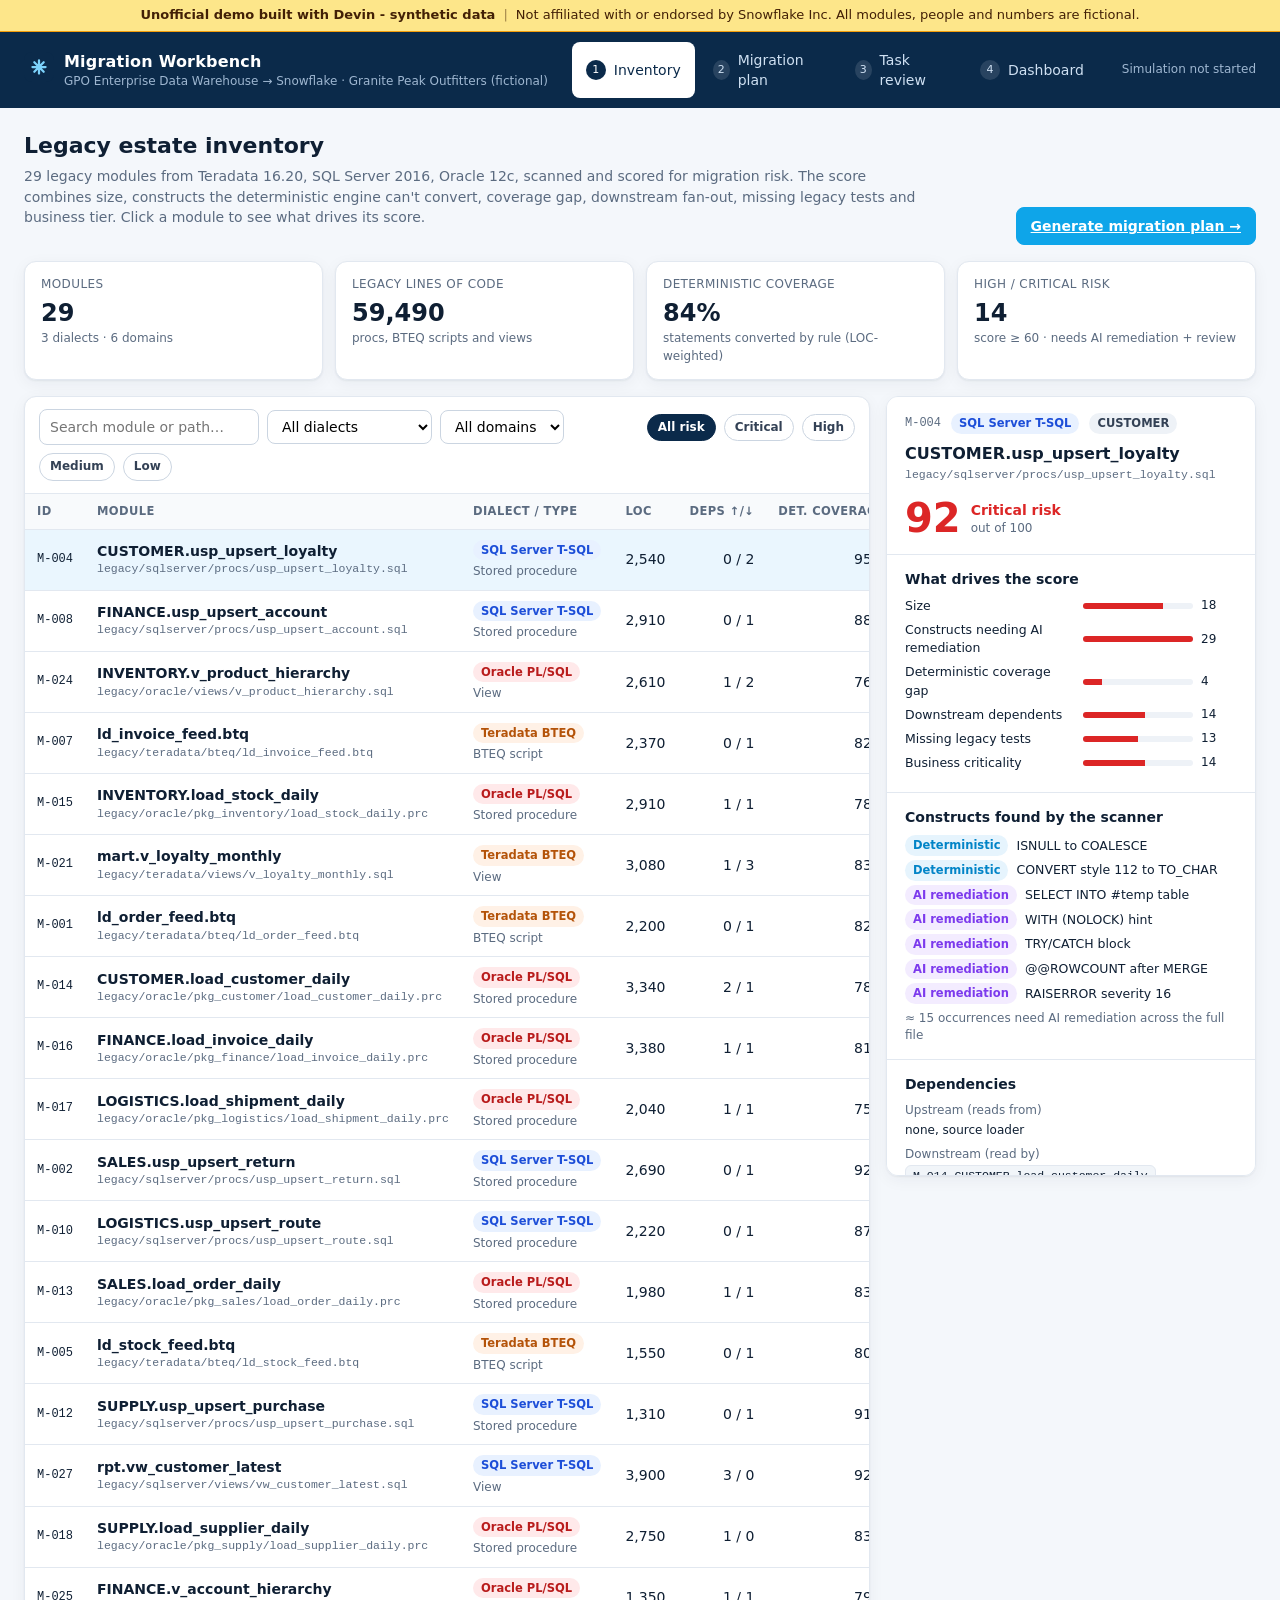
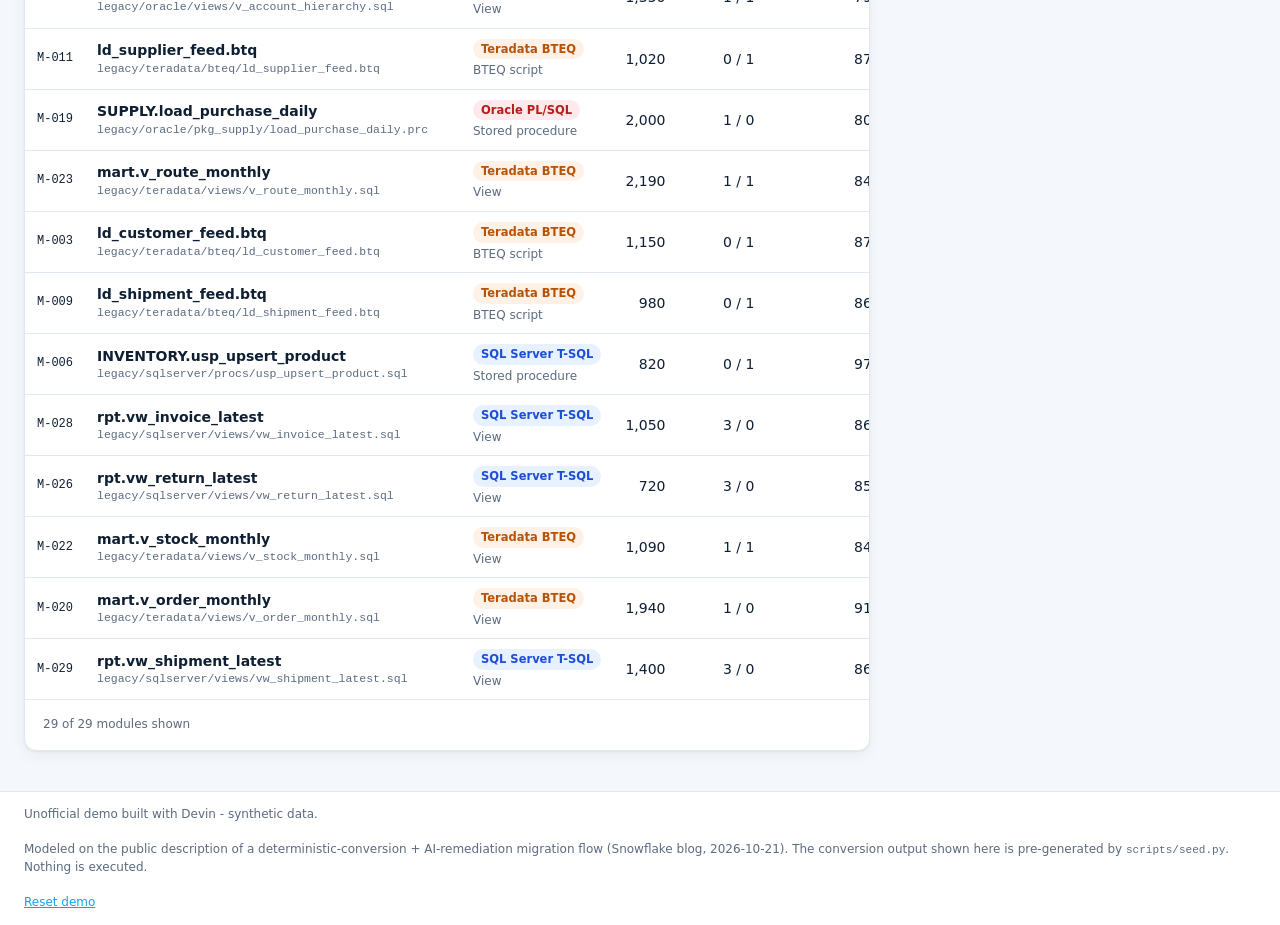
<file: index.html>
<!doctype html>
<html lang="en">
<head>
  <meta charset="utf-8">
  <meta name="viewport" content="width=device-width, initial-scale=1">
  <title>Migration Workbench | Unofficial demo built with Devin - synthetic data</title>
  <meta name="description" content="Unofficial demo built with Devin - synthetic data. Legacy SQL estate inventory, phased migration plan split into parallel Devin tasks, before/after review and a progress dashboard.">
  <link rel="icon" href="data:image/svg+xml,%3Csvg xmlns='http://www.w3.org/2000/svg' viewBox='0 0 32 32'%3E%3Crect width='32' height='32' rx='8' fill='%230b2a4a'/%3E%3Cpath d='M9 16h14M16 9v14M11 11l10 10M21 11L11 21' stroke='%237dd3fc' stroke-width='2.4' stroke-linecap='round'/%3E%3C/svg%3E">
  <link rel="stylesheet" href="assets/styles.css">
</head>
<body>
  <div class="demo-banner" role="note"><strong>Unofficial demo built with Devin - synthetic data</strong><span class="sep">|</span>Not affiliated with or endorsed by Snowflake Inc. All modules, people and numbers are fictional.</div>
  <header class="appbar">
    <div class="brand">
      <div class="logo" aria-hidden="true">
        <svg viewBox="0 0 32 32" width="30" height="30"><rect width="32" height="32" rx="8" fill="#0b2a4a"/><path d="M9 16h14M16 9v14M11 11l10 10M21 11L11 21" stroke="#7dd3fc" stroke-width="2.4" stroke-linecap="round"/></svg>
      </div>
      <div>
        <div class="brand-title">Migration Workbench</div>
        <div class="brand-sub" id="brand-sub"></div>
      </div>
    </div>
    <nav id="nav" class="nav" aria-label="Main"></nav>
    <div class="clock" id="clock" title="Simulated time"></div>
  </header>
  <main id="app"></main>
  <footer class="footer">
    <span>Unofficial demo built with Devin - synthetic data.</span>
    <span>Modeled on the public description of a deterministic-conversion + AI-remediation migration flow (Snowflake blog, 2026-10-21). The conversion output shown here is pre-generated by <code>scripts/seed.py</code>. Nothing is executed.</span>
    <button class="link" data-action="reset-all">Reset demo</button>
  </footer>
  <script src="data/seed.js"></script>
  <script src="assets/app.js"></script>
</body>
</html>
</file>
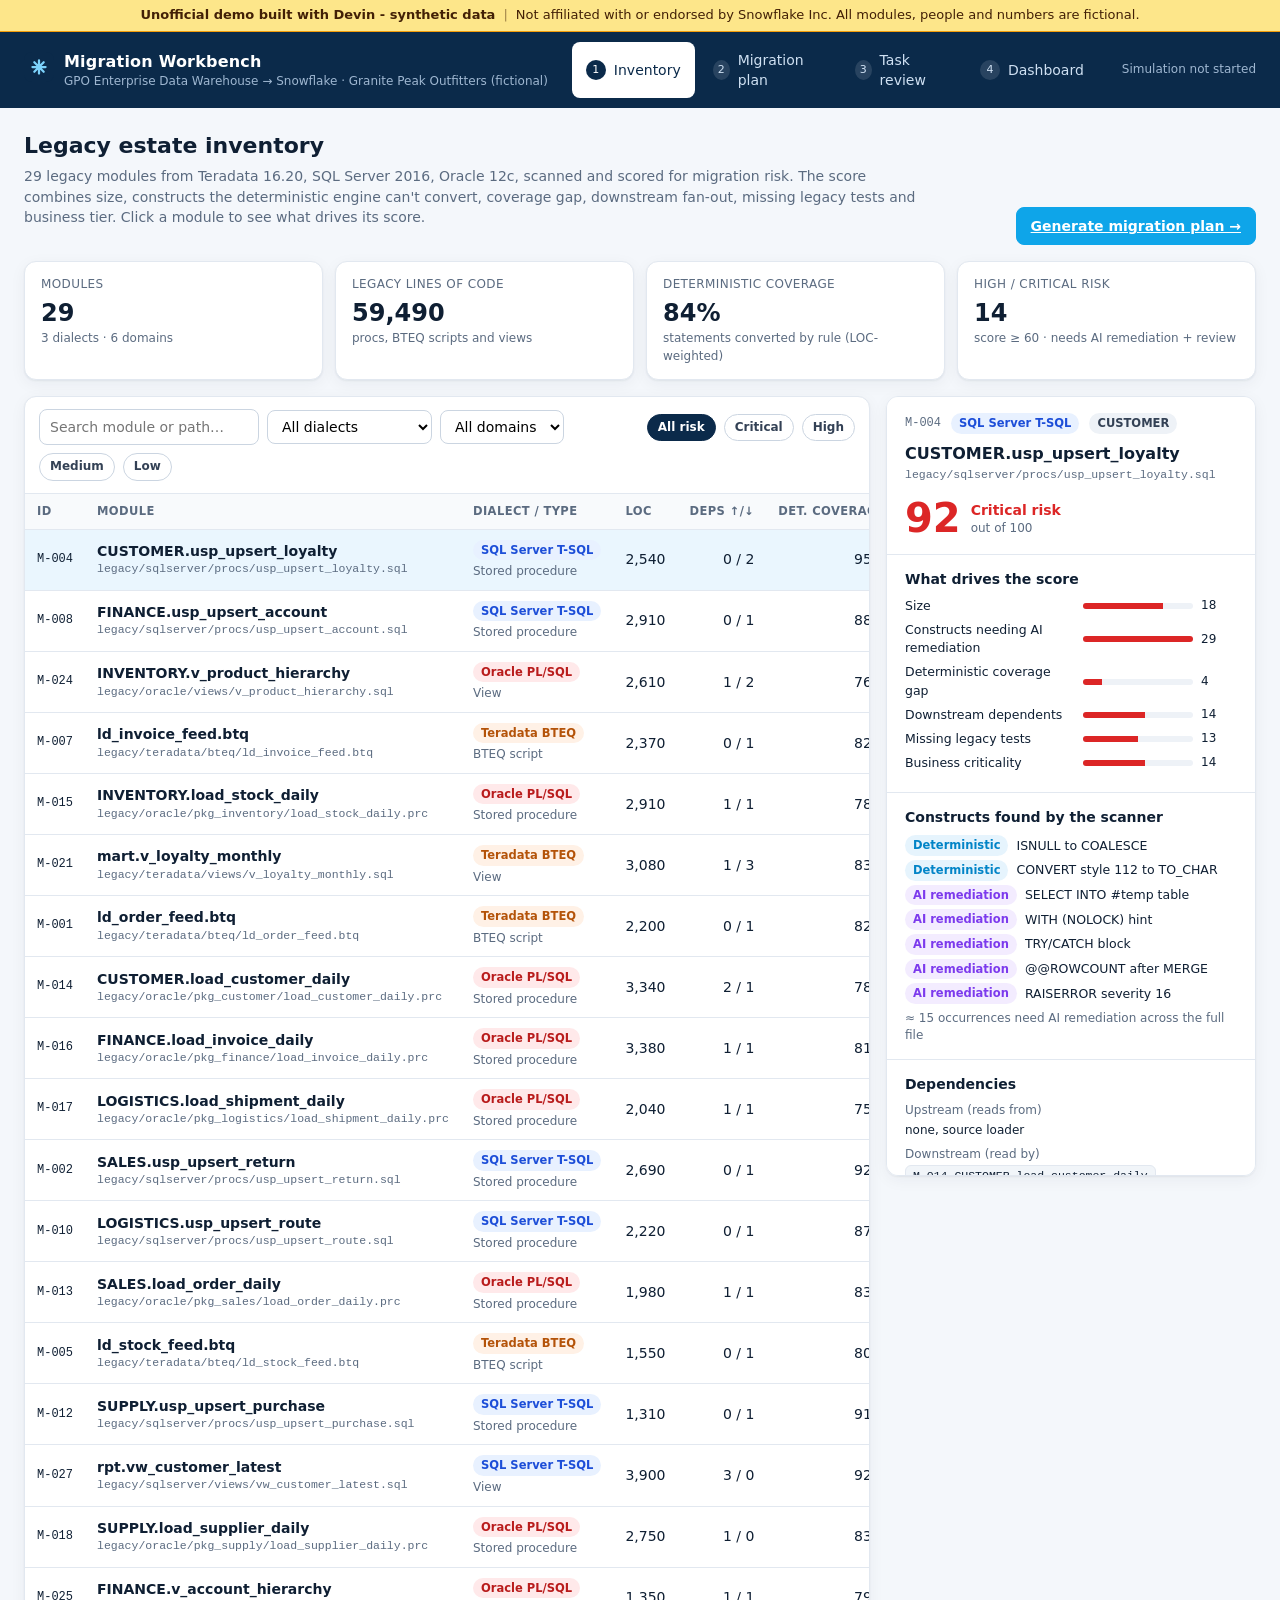
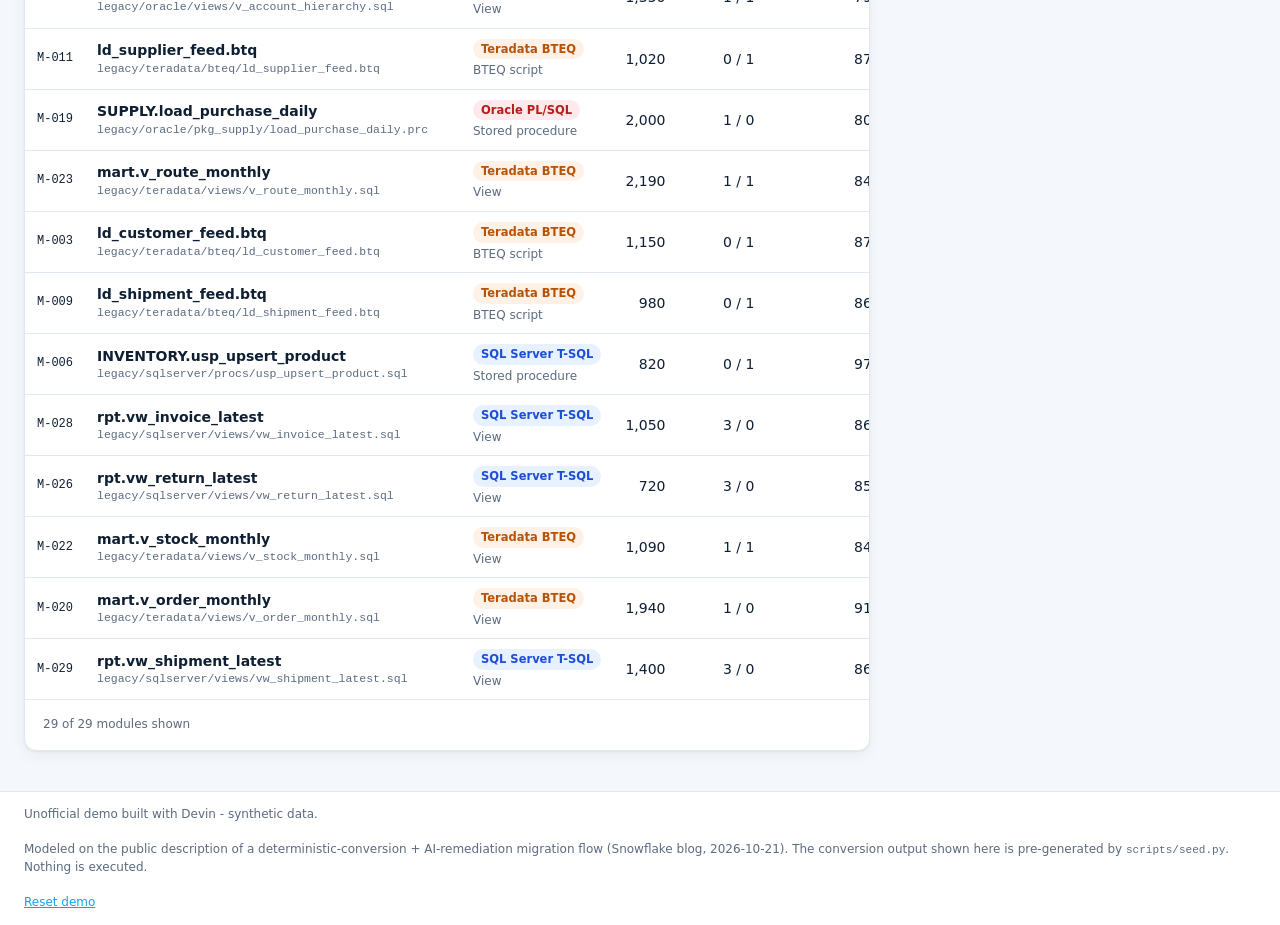
<file: standalone.html>
<!-- Generated by scripts/build_standalone.py. Unofficial demo built with Devin - synthetic data. -->
<!doctype html>
<html lang="en">
<head>
  <meta charset="utf-8">
  <meta name="viewport" content="width=device-width, initial-scale=1">
  <title>Migration Workbench | Unofficial demo built with Devin - synthetic data</title>
  <meta name="description" content="Unofficial demo built with Devin - synthetic data. Legacy SQL estate inventory, phased migration plan split into parallel Devin tasks, before/after review and a progress dashboard.">
  <link rel="icon" href="data:image/svg+xml,%3Csvg xmlns='http://www.w3.org/2000/svg' viewBox='0 0 32 32'%3E%3Crect width='32' height='32' rx='8' fill='%230b2a4a'/%3E%3Cpath d='M9 16h14M16 9v14M11 11l10 10M21 11L11 21' stroke='%237dd3fc' stroke-width='2.4' stroke-linecap='round'/%3E%3C/svg%3E">
  <style>
:root{
  --bg:#f4f7fb; --panel:#ffffff; --ink:#0f1f33; --muted:#5b6b80; --line:#e2e8f0; --line2:#cbd5e1;
  --navy:#0b2a4a; --sky:#0ea5e9; --sky-soft:#e0f2fe; --violet:#7c3aed; --violet-soft:#f1eafe;
  --green:#16a34a; --green-soft:#dcfce7; --amber:#d97706; --amber-soft:#fef3c7; --red:#dc2626; --red-soft:#fee2e2;
  --det:#0284c7; --det-bg:#e6f4fd; --ai:#7c3aed; --ai-bg:#f3ecff;
  --radius:12px; --shadow:0 1px 2px rgba(15,31,51,.06),0 4px 16px rgba(15,31,51,.05);
  --mono:ui-monospace,SFMono-Regular,Menlo,Consolas,"Liberation Mono",monospace;
}
*{box-sizing:border-box}
html,body{margin:0}
body{font:14px/1.45 system-ui,-apple-system,"Segoe UI",Roboto,Helvetica,Arial,sans-serif;color:var(--ink);background:var(--bg);min-height:100vh;display:flex;flex-direction:column}
a{color:var(--sky)}
code{font-family:var(--mono);font-size:.92em}
button{font:inherit;cursor:pointer}
.demo-banner{position:sticky;top:0;z-index:50;background:#fde68a;color:#422006;text-align:center;padding:6px 12px;font-size:13px;border-bottom:1px solid #f59e0b}
.demo-banner .sep{margin:0 8px;opacity:.5}
.appbar{position:sticky;top:31px;z-index:40;display:flex;align-items:center;gap:24px;padding:10px 24px;background:var(--navy);color:#fff}
.brand{display:flex;align-items:center;gap:10px;min-width:260px}
.brand-title{font-weight:700;font-size:16px;letter-spacing:.2px}
.brand-sub{font-size:12px;color:#9fb7d1}
.nav{display:flex;gap:4px;flex:1}
.nav a{color:#cfe0f2;text-decoration:none;padding:8px 14px;border-radius:8px;font-weight:500;display:flex;align-items:center;gap:8px}
.nav a .n{display:inline-grid;place-items:center;width:20px;height:20px;border-radius:50%;background:rgba(255,255,255,.12);font-size:11px}
.nav a:hover{background:rgba(255,255,255,.08);color:#fff}
.nav a.active{background:#fff;color:var(--navy)}
.nav a.active .n{background:var(--navy);color:#fff}
.clock{font-size:12px;color:#9fb7d1;text-align:right;white-space:nowrap}
.clock b{color:#fff;font-weight:600}
main{flex:1;padding:22px 24px 40px;max-width:1480px;width:100%;margin:0 auto}
.footer{display:flex;gap:18px;flex-wrap:wrap;align-items:center;justify-content:space-between;padding:14px 24px;color:var(--muted);font-size:12px;border-top:1px solid var(--line);background:#fff}
.link{background:none;border:0;color:var(--sky);padding:0;text-decoration:underline}

h1{font-size:22px;margin:0 0 4px}
h2{font-size:16px;margin:0 0 10px}
h3{font-size:14px;margin:0 0 8px}
.lede{color:var(--muted);margin:0 0 18px;max-width:900px}
.page-head{display:flex;align-items:flex-end;justify-content:space-between;gap:16px;margin-bottom:16px}
.card{background:var(--panel);border:1px solid var(--line);border-radius:var(--radius);box-shadow:var(--shadow)}
.pad{padding:16px 18px}
.muted{color:var(--muted)}
.small{font-size:12px}
.mono{font-family:var(--mono)}
.row{display:flex;gap:10px;align-items:center;flex-wrap:wrap}
.grow{flex:1}
.kpis{display:grid;grid-template-columns:repeat(auto-fit,minmax(170px,1fr));gap:12px;margin-bottom:16px}
.kpi{padding:14px 16px}
.kpi .label{font-size:12px;color:var(--muted);text-transform:uppercase;letter-spacing:.4px}
.kpi .value{font-size:24px;font-weight:700;margin-top:2px}
.kpi .sub{font-size:12px;color:var(--muted)}
.btn{border:1px solid var(--line2);background:#fff;color:var(--ink);padding:8px 14px;border-radius:8px;font-weight:600;display:inline-flex;align-items:center;gap:6px}
.btn:hover{border-color:#94a3b8}
.btn.primary{background:var(--sky);border-color:var(--sky);color:#fff}
.btn.primary:hover{background:#0284c7}
.btn.violet{background:var(--violet);border-color:var(--violet);color:#fff}
.btn.green{background:var(--green);border-color:var(--green);color:#fff}
.btn:disabled{opacity:.5;cursor:not-allowed}
.btn.sm{padding:5px 10px;font-size:12px}
.pill{display:inline-flex;align-items:center;gap:4px;padding:2px 8px;border-radius:999px;font-size:11.5px;font-weight:600;background:#eef2f7;color:#334155;white-space:nowrap}
.pill.td{background:#fff1e6;color:#b45309}
.pill.ms{background:#e8f1ff;color:#1d4ed8}
.pill.ora{background:#ffe9ea;color:#b91c1c}
.pill.det{background:var(--det-bg);color:var(--det)}
.pill.ai{background:var(--ai-bg);color:var(--ai)}
.pill.ok{background:var(--green-soft);color:var(--green)}
.pill.warn{background:var(--amber-soft);color:var(--amber)}
.pill.bad{background:var(--red-soft);color:var(--red)}
.band-Low{--c:#16a34a}.band-Medium{--c:#ca8a04}.band-High{--c:#ea580c}.band-Critical{--c:#dc2626}
.risk{display:flex;align-items:center;gap:8px;min-width:140px}
.risk .bar{flex:1;height:7px;border-radius:4px;background:#eef2f7;overflow:hidden}
.risk .bar i{display:block;height:100%;background:var(--c)}
.risk .num{font-weight:700;width:24px;text-align:right;color:var(--c)}
.risk .band{font-size:11px;color:var(--c);width:52px}

/* inventory */
.inv{display:grid;grid-template-columns:minmax(0,1fr) 370px;gap:16px;align-items:start}
.filters{display:flex;gap:8px;flex-wrap:wrap;align-items:center;padding:12px 14px;border-bottom:1px solid var(--line)}
.filters input,.filters select{border:1px solid var(--line2);border-radius:8px;padding:7px 10px;font:inherit;background:#fff}
.filters input{min-width:220px}
.chip{border:1px solid var(--line2);background:#fff;border-radius:999px;padding:4px 10px;font-size:12px;font-weight:600;color:#334155}
.chip.on{background:var(--navy);color:#fff;border-color:var(--navy)}
table{width:100%;border-collapse:collapse}
th,td{padding:9px 12px;text-align:left;border-bottom:1px solid var(--line);vertical-align:middle}
th{white-space:nowrap;font-size:11.5px;text-transform:uppercase;letter-spacing:.4px;color:var(--muted);font-weight:600;background:#f8fafc;position:sticky;top:0}
th.sortable{cursor:pointer;user-select:none}
th.sortable:hover{color:var(--ink)}
tbody tr{cursor:pointer}
tbody tr:hover{background:#f8fbff}
tbody tr.sel{background:#eaf6fe}
td.num{text-align:right;font-variant-numeric:tabular-nums}
.modname{font-weight:600}
td.mono{white-space:nowrap}
.tasklist a .mono{white-space:nowrap}
.modpath{white-space:nowrap;font-size:11.5px;color:var(--muted);font-family:var(--mono)}
.detail{position:sticky;top:100px;max-height:calc(100vh - 120px);overflow:auto}
.detail .score{font-size:40px;font-weight:800;color:var(--c);line-height:1}
.factor{display:grid;grid-template-columns:1fr 110px 36px;gap:8px;align-items:center;font-size:12.5px;margin:6px 0}
.factor .bar{height:6px;background:#eef2f7;border-radius:3px;overflow:hidden}
.factor .bar i{display:block;height:100%;background:var(--c)}
.meta{display:grid;grid-template-columns:auto 1fr;gap:4px 12px;font-size:12.5px}
.meta dt{color:var(--muted)}
.meta dd{margin:0}
.deplink{display:inline-block;margin:2px 4px 2px 0;font-family:var(--mono);font-size:11.5px;padding:2px 7px;border-radius:6px;background:#f1f5f9;border:1px solid var(--line);cursor:pointer}
.deplink:hover{border-color:var(--sky)}
.section{border-top:1px solid var(--line);padding:14px 18px}
.construct{display:flex;gap:8px;align-items:center;font-size:12.5px;margin:4px 0}

/* plan */
.config{display:flex;gap:22px;align-items:flex-end;flex-wrap:wrap}
.field label{display:block;font-size:12px;color:var(--muted);font-weight:600;margin-bottom:4px}
.field input[type=range]{width:160px}
.seg{display:inline-flex;border:1px solid var(--line2);border-radius:8px;overflow:hidden}
.seg button{border:0;background:#fff;padding:6px 12px;font-weight:600}
.seg button.on{background:var(--navy);color:#fff}
.phase{margin-top:16px}
.phase-head{display:flex;align-items:center;gap:12px;margin-bottom:10px}
.phase-num{width:30px;height:30px;border-radius:50%;background:var(--navy);color:#fff;display:grid;place-items:center;font-weight:700}
.phase-title{font-weight:700;font-size:15px}
.phase-desc{font-size:12.5px;color:var(--muted)}
.lanes{display:grid;grid-template-columns:repeat(auto-fill,minmax(270px,1fr));gap:12px}
.task{padding:12px 14px;cursor:pointer;transition:transform .12s, box-shadow .12s;border-left:4px solid var(--line2)}
.task:hover{transform:translateY(-2px);box-shadow:0 6px 22px rgba(15,31,51,.1)}
.task .tid{font-family:var(--mono);font-size:12px;color:var(--muted)}
.task .ttl{font-weight:700;margin:2px 0 6px}
.task ul{margin:0;padding-left:16px;font-size:12px;color:#334155}
.task .foot{display:flex;gap:6px;flex-wrap:wrap;margin-top:8px}
.task.s-queued{border-left-color:#cbd5e1}
.task.s-converting,.task.s-remediating,.task.s-testing{border-left-color:var(--sky)}
.task.s-review{border-left-color:var(--amber)}
.task.s-merged{border-left-color:var(--green)}
.reveal{opacity:0;transform:translateY(8px);animation:rv .35s ease forwards}
@keyframes rv{to{opacity:1;transform:none}}
.arrow{color:var(--muted);font-size:12px;margin:6px 0 0 42px}
.status{display:inline-flex;align-items:center;gap:6px;font-size:12px;font-weight:600}
.dot{width:8px;height:8px;border-radius:50%;background:#cbd5e1;display:inline-block}
.dot.s-converting,.dot.s-remediating,.dot.s-testing{background:var(--sky);box-shadow:0 0 0 3px var(--sky-soft);animation:pulse 1.2s infinite}
.dot.s-review{background:var(--amber)}
.dot.s-merged{background:var(--green)}
@keyframes pulse{50%{box-shadow:0 0 0 6px rgba(14,165,233,.12)}}
.empty{padding:40px;text-align:center}
.empty p{color:var(--muted)}
.proof{display:flex;gap:14px;align-items:flex-start;background:linear-gradient(135deg,#0b2a4a,#123d66);color:#e6f0fa;border:0}
.proof b{color:#fff}
.proof .q{font-size:28px;line-height:1;color:#7dd3fc}

/* task */
.taskview{display:grid;grid-template-columns:260px minmax(0,1fr);gap:16px;align-items:start}
.tasklist{position:sticky;top:100px;max-height:calc(100vh - 120px);overflow:auto;padding:8px}
.tasklist .ph{font-size:11px;text-transform:uppercase;color:var(--muted);font-weight:700;margin:10px 8px 4px}
.tasklist a{display:flex;gap:8px;align-items:center;padding:6px 8px;border-radius:8px;text-decoration:none;color:var(--ink);font-size:12.5px}
.tasklist a:hover{background:#f1f5f9}
.tasklist a.on{background:var(--sky-soft)}
.tasklist a .tl{overflow:hidden;text-overflow:ellipsis;white-space:nowrap}
.stepper{display:flex;gap:0;margin:12px 0 4px}
.step{flex:1;text-align:center;font-size:11.5px;color:var(--muted);position:relative;padding-top:20px}
.step:before{content:"";position:absolute;top:6px;left:0;right:0;height:3px;background:var(--line)}
.step:first-child:before{left:50%}.step:last-child:before{right:50%}
.step i{position:absolute;top:0;left:50%;margin-left:-8px;width:16px;height:16px;border-radius:50%;background:#fff;border:3px solid var(--line2);z-index:1}
.step.done{color:var(--ink)}.step.done:before{background:var(--green)}
.step.done i{background:var(--green);border-color:var(--green)}
.step.cur{color:var(--ink);font-weight:700}
.step.cur i{border-color:var(--sky);background:var(--sky-soft)}
.prcard{display:grid;grid-template-columns:1fr auto;gap:10px;align-items:center}
.checks{display:flex;gap:14px;flex-wrap:wrap;font-size:12.5px}
.tabs{display:flex;gap:4px;border-bottom:1px solid var(--line);padding:0 12px}
.tabs button{border:0;background:none;padding:10px 12px;font-weight:600;color:var(--muted);border-bottom:2px solid transparent}
.tabs button.on{color:var(--ink);border-bottom-color:var(--sky)}
.diff{display:grid;grid-template-columns:1fr 1fr;gap:0}
.diff .side{min-width:0;border-right:1px solid var(--line)}
.diff .side:last-child{border-right:0}
.side-head{display:flex;justify-content:space-between;align-items:center;padding:8px 12px;background:#f8fafc;border-bottom:1px solid var(--line);font-size:12px;font-weight:600}
.code{font-family:var(--mono);font-size:12px;line-height:1.6;overflow:auto;max-height:560px;background:#fcfdff;padding:6px 0}
.ln{display:flex;white-space:pre;border-left:3px solid transparent;padding-right:12px}
.ln .no{width:38px;flex:none;text-align:right;padding-right:10px;color:#a0aec0;user-select:none}
.ln.k-det{background:var(--det-bg);border-left-color:var(--det)}
.ln.k-ai{background:var(--ai-bg);border-left-color:var(--ai)}
.ln.focus{outline:2px solid #f59e0b;outline-offset:-2px;background:#fff7e0}
.code .kw{color:#1d4ed8;font-weight:600}
.code .fn{color:#9333ea}
.code .str{color:#047857}
.code .num{color:#b45309}
.code .cm{color:#64748b;font-style:italic}
.code .cmd{color:#c2410c;font-weight:600}
.waiting{display:grid;place-items:center;text-align:center;min-height:300px;padding:24px;color:var(--muted)}
.legend{display:flex;gap:14px;font-size:12px;align-items:center}
.sw{display:inline-block;width:12px;height:12px;border-radius:3px;vertical-align:-2px;margin-right:4px}
.notes{display:grid;grid-template-columns:repeat(auto-fill,minmax(300px,1fr));gap:10px}
.note{padding:10px 12px;border:1px solid var(--line);border-radius:10px;cursor:pointer;background:#fff}
.note:hover,.note.on{border-color:#f59e0b;box-shadow:0 0 0 3px #fef3c7}
.note .nt{font-weight:700;font-size:13px;margin:4px 0}
.note p{margin:0;font-size:12.5px;color:#334155}
.log{list-style:none;margin:0;padding:0;font-size:12.5px}
.log li{display:grid;grid-template-columns:120px 1fr;gap:10px;padding:6px 0;border-bottom:1px dashed var(--line)}
.log li:last-child{border-bottom:0}
.grid2{display:grid;grid-template-columns:minmax(0,1.5fr) minmax(0,1fr);gap:16px;align-items:start}

/* dashboard */
.simbar{display:flex;gap:8px;align-items:center;flex-wrap:wrap}
.progress{height:12px;background:#e8eef5;border-radius:999px;overflow:hidden;display:flex}
.progress i{display:block;height:100%}
.chart svg{width:100%;height:auto;display:block}
.phasebar{display:grid;grid-template-columns:210px 1fr 70px;gap:10px;align-items:center;margin:8px 0;font-size:12.5px}
.sessions{display:grid;gap:8px}
.session{display:flex;gap:10px;align-items:center;padding:8px 10px;border:1px solid var(--line);border-radius:10px;font-size:12.5px;cursor:pointer}
.session:hover{border-color:var(--sky)}
.checkdots{display:inline-flex;gap:3px}
.checkdots i{width:9px;height:9px;border-radius:50%;background:#cbd5e1}
.checkdots i.ok{background:var(--green)}
.checkdots i.run{background:var(--sky)}
@media (max-width:1100px){.inv,.taskview,.grid2{grid-template-columns:1fr}.detail,.tasklist{position:static;max-height:none}.diff{grid-template-columns:1fr}.appbar{flex-wrap:wrap;top:52px}.brand{min-width:0}}

.inv table .risk .band{display:none}
.inv table .risk{min-width:120px}

</style>
</head>
<body>
  <div class="demo-banner" role="note"><strong>Unofficial demo built with Devin - synthetic data</strong><span class="sep">|</span>Not affiliated with or endorsed by Snowflake Inc. All modules, people and numbers are fictional.</div>
  <header class="appbar">
    <div class="brand">
      <div class="logo" aria-hidden="true">
        <svg viewBox="0 0 32 32" width="30" height="30"><rect width="32" height="32" rx="8" fill="#0b2a4a"/><path d="M9 16h14M16 9v14M11 11l10 10M21 11L11 21" stroke="#7dd3fc" stroke-width="2.4" stroke-linecap="round"/></svg>
      </div>
      <div>
        <div class="brand-title">Migration Workbench</div>
        <div class="brand-sub" id="brand-sub"></div>
      </div>
    </div>
    <nav id="nav" class="nav" aria-label="Main"></nav>
    <div class="clock" id="clock" title="Simulated time"></div>
  </header>
  <main id="app"></main>
  <footer class="footer">
    <span>Unofficial demo built with Devin - synthetic data.</span>
    <span>Modeled on the public description of a deterministic-conversion + AI-remediation migration flow (Snowflake blog, 2026-10-21). The conversion output shown here is pre-generated by <code>scripts/seed.py</code>. Nothing is executed.</span>
    <button class="link" data-action="reset-all">Reset demo</button>
  </footer>
  <script>
// Generated by scripts/seed.py. Synthetic data only. Do not edit by hand.
window.SEED = {"generated_by":"scripts/seed.py","seed":20261021,"company":{"name":"Granite Peak Outfitters (fictional)","estate":"GPO Enterprise Data Warehouse","source_platforms":["Teradata 16.20","SQL Server 2016","Oracle 12c"],"target":"Snowflake (Snowflake Scripting SQL)","sim_start":"2026-11-02T09:00:00"},"reviewers":["Priya Natarajan","Marcus Okafor","Lena Vogel","Tomas Ruiz","Aiko Sato","Dana Whitfield"],"modules":[{"id":"M-001","template":"bteq_load","name":"ld_order_feed.btq","path":"legacy/teradata/bteq/ld_order_feed.btq","dialect":"Teradata BTEQ","object_type":"BTEQ script","domain":"SALES","entity":"order","level":0,"team":"Commerce Data","loc":2200,"last_modified":2009,"runs_per_day":1,"criticality":1,"det_coverage":0.82,"ai_fixes":15,"legacy_test_coverage":0,"constructs":["BTEQ .RUN logon file","MULTISET VOLATILE TABLE","SEL / DEL / INS abbreviations",".IF ERRORCODE / .GOTO control flow","CAST ... AS DATE FORMAT","COLLECT STATISTICS"],"legacy":{"lines":[".RUN FILE = /etl/secure/logon_batch.btq;",".SET ERRORLEVEL 3807 SEVERITY 0","","CREATE MULTISET VOLATILE TABLE vt_order AS (","  SEL order_id, channel_cd, net_amount, event_ts","  FROM stg.order_feed","  QUALIFY ROW_NUMBER() OVER (PARTITION BY order_id ORDER BY event_ts DESC) = 1",") WITH DATA PRIMARY INDEX (order_id) ON COMMIT PRESERVE ROWS;","",".IF ERRORCODE <> 0 THEN .GOTO LOAD_FAILED;","","DEL FROM SALES.fct_order WHERE order_id IN (SEL order_id FROM vt_order);","INS INTO SALES.fct_order","SEL order_id, channel_cd, ZEROIFNULL(net_amount), CAST(event_ts AS DATE FORMAT 'YYYY-MM-DD')","FROM vt_order;","",".IF ERRORCODE <> 0 THEN .GOTO LOAD_FAILED;","COLLECT STATISTICS ON SALES.fct_order COLUMN (order_id);",".QUIT 0;",".LABEL LOAD_FAILED",".QUIT 8;"],"marks":[["logon"],[],[],["volatile"],["sel"],[],[],["volatile"],[],["errorcode"],[],["sel"],["sel"],["format"],[],[],["errorcode"],["stats"],[],["errorcode"],[]]},"target":{"lines":["-- Scheduled as a Snowflake task owned by role ETL_BATCH (replaces BTEQ logon)","EXECUTE IMMEDIATE $$","BEGIN","  CREATE OR REPLACE TEMPORARY TABLE vt_order AS","  SELECT order_id, channel_cd, net_amount, event_ts","  FROM stg.order_feed","  QUALIFY ROW_NUMBER() OVER (PARTITION BY order_id ORDER BY event_ts DESC) = 1;","","  BEGIN TRANSACTION;","  DELETE FROM SALES.fct_order WHERE order_id IN (SELECT order_id FROM vt_order);","  INSERT INTO SALES.fct_order","  SELECT order_id, channel_cd, ZEROIFNULL(net_amount), TO_DATE(CONVERT_TIMEZONE('America/Denver', event_ts))","  FROM vt_order;","  COMMIT;","  -- COLLECT STATISTICS dropped: Snowflake keeps micro-partition metadata automatically","  RETURN 'OK';","EXCEPTION","  WHEN OTHER THEN","    ROLLBACK;","    RAISE;","END;","$$;"],"marks":[["logon"],[],[],["volatile"],["sel"],[],[],[],["errorcode"],["sel"],["sel"],["format"],[],[],["stats"],[],["errorcode"],[],["errorcode"],["errorcode"],[],[]]},"notes":[{"key":"logon","kind":"ai","title":"BTEQ .RUN logon file","text":"Logon scripts are not carried over. The job runs as a Snowflake task under a service role, and credentials stay out of the code."},{"key":"volatile","kind":"det","title":"MULTISET VOLATILE TABLE","text":"Rule-based rewrite to TEMPORARY TABLE. PRIMARY INDEX and ON COMMIT PRESERVE ROWS have no meaning in Snowflake and are dropped."},{"key":"sel","kind":"det","title":"SEL / DEL / INS abbreviations","text":"Expanded to SELECT / DELETE / INSERT."},{"key":"errorcode","kind":"ai","title":".IF ERRORCODE / .GOTO control flow","text":"BTEQ branches on the error code after each step. Devin wrapped the delete + insert in one transaction with an EXCEPTION handler, so a failed insert no longer leaves the table half-deleted. That was a latent bug in the legacy script."},{"key":"format","kind":"ai","title":"CAST ... AS DATE FORMAT","text":"The FORMAT clause only affects display in Teradata. event_ts arrives as TIMESTAMP_LTZ in Snowflake, so Devin converts to the business timezone first. A generated test covers the midnight boundary."},{"key":"stats","kind":"ai","title":"COLLECT STATISTICS","text":"Removed. Snowflake does not need manual statistics. Left as a comment so reviewers can see it was dropped on purpose."}],"tests":[{"name":"Row-count parity with legacy snapshot","category":"parity","ms":4194,"assertions":27},{"name":"Latest row per order_id kept (QUALIFY)","category":"behavior","ms":1836,"assertions":23},{"name":"Midnight timezone boundary maps to the right date","category":"edge","ms":2793,"assertions":17},{"name":"Insert failure rolls back delete","category":"error","ms":2153,"assertions":28},{"name":"Checksum parity on net_amount","category":"parity","ms":1841,"assertions":3}],"first_run_failure":null,"deps":[],"dependents":["M-013"],"risk_factors":[{"name":"Size","weight":0.2,"value":0.564,"points":15.1},{"name":"Constructs needing AI remediation","weight":0.25,"value":0.667,"points":22.4},{"name":"Deterministic coverage gap","weight":0.2,"value":0.514,"points":13.8},{"name":"Downstream dependents","weight":0.15,"value":0.333,"points":6.7},{"name":"Missing legacy tests","weight":0.1,"value":1,"points":13.4},{"name":"Business criticality","weight":0.1,"value":1.0,"points":13.4}],"risk":85},{"id":"M-002","template":"tsql_upsert","name":"SALES.usp_upsert_return","path":"legacy/sqlserver/procs/usp_upsert_return.sql","dialect":"SQL Server T-SQL","object_type":"Stored procedure","domain":"SALES","entity":"return","level":0,"team":"Commerce Data","loc":2690,"last_modified":2009,"runs_per_day":96,"criticality":1,"det_coverage":0.916,"ai_fixes":12,"legacy_test_coverage":0.5,"constructs":["ISNULL to COALESCE","CONVERT style 112 to TO_CHAR","SELECT INTO #temp table","WITH (NOLOCK) hint","TRY/CATCH block","@@ROWCOUNT after MERGE","RAISERROR severity 16"],"legacy":{"lines":["CREATE PROCEDURE SALES.usp_upsert_return","    @load_date DATETIME = NULL","AS","BEGIN","    SET NOCOUNT ON;","    DECLARE @rows INT;","    SET @load_date = ISNULL(@load_date, GETDATE());","","    SELECT s.return_id, s.reason_cd, ISNULL(s.refund_amount, 0) AS refund_amount,","           CONVERT(VARCHAR(8), s.updated_at, 112) AS load_key","    INTO #stg_return","    FROM stg.return_raw s WITH (NOLOCK)","    WHERE s.updated_at >= DATEADD(day, -1, @load_date);","","    BEGIN TRY","        MERGE SALES.fct_return AS t","        USING #stg_return AS s","           ON t.return_id = s.return_id","        WHEN MATCHED THEN UPDATE","             SET t.reason_cd = s.reason_cd, t.refund_amount = s.refund_amount, t.updated_at = GETDATE()","        WHEN NOT MATCHED THEN INSERT (return_id, reason_cd, refund_amount, updated_at)","             VALUES (s.return_id, s.reason_cd, s.refund_amount, GETDATE());","        SET @rows = @@ROWCOUNT;","        INSERT INTO audit.load_log (proc_name, row_count, run_at)","        VALUES ('usp_upsert_return', @rows, GETDATE());","    END TRY","    BEGIN CATCH","        RAISERROR('usp_upsert_return failed: %s', 16, 1, ERROR_MESSAGE());","    END CATCH","END"],"marks":[[],[],[],[],[],[],["isnull"],[],["isnull"],["convert"],["temp"],["nolock"],[],[],["trycatch"],[],[],[],[],[],[],[],["rowcount"],[],[],[],[],["raiserror"],[],[]]},"target":{"lines":["CREATE OR REPLACE PROCEDURE SALES.usp_upsert_return(load_date TIMESTAMP_NTZ DEFAULT NULL)","RETURNS VARCHAR","LANGUAGE SQL","AS","$$","DECLARE","    rows_affected INTEGER;","    run_date TIMESTAMP_NTZ;","BEGIN","    run_date := COALESCE(:load_date, CURRENT_TIMESTAMP());","","    CREATE OR REPLACE TEMPORARY TABLE stg_return AS","    SELECT s.return_id, s.reason_cd, COALESCE(s.refund_amount, 0) AS refund_amount,","           TO_CHAR(s.updated_at, 'YYYYMMDD') AS load_key","    FROM stg.return_raw s","    WHERE s.updated_at >= DATEADD(day, -1, :run_date);","","    MERGE INTO SALES.fct_return AS t","    USING stg_return AS s","       ON t.return_id = s.return_id","    WHEN MATCHED THEN UPDATE","         SET t.reason_cd = s.reason_cd, t.refund_amount = s.refund_amount, t.updated_at = CURRENT_TIMESTAMP()","    WHEN NOT MATCHED THEN INSERT (return_id, reason_cd, refund_amount, updated_at)","         VALUES (s.return_id, s.reason_cd, s.refund_amount, CURRENT_TIMESTAMP());","    rows_affected := SQLROWCOUNT;","    INSERT INTO audit.load_log (proc_name, row_count, run_at)","    VALUES ('usp_upsert_return', :rows_affected, CURRENT_TIMESTAMP());","    RETURN 'OK: ' || rows_affected;","EXCEPTION","    WHEN OTHER THEN","        INSERT INTO audit.load_error (proc_name, err_msg, run_at)","        VALUES ('usp_upsert_return', :SQLERRM, CURRENT_TIMESTAMP());","        RAISE;","END;","$$;"],"marks":[[],[],[],[],[],[],[],[],[],["isnull"],[],["temp"],["isnull"],["convert"],["nolock"],[],[],[],[],[],[],[],[],[],["rowcount"],[],[],[],["trycatch"],[],["raiserror"],["raiserror"],["raiserror"],[],[]]},"notes":[{"key":"isnull","kind":"det","title":"ISNULL to COALESCE","text":"Rule-based rewrite. Same semantics for two arguments."},{"key":"convert","kind":"det","title":"CONVERT style 112 to TO_CHAR","text":"Style code 112 (yyyymmdd) maps to the format string 'YYYYMMDD'."},{"key":"temp","kind":"ai","title":"SELECT INTO #temp table","text":"The engine flagged SELECT ... INTO #temp as having no direct equivalent. Devin rewrote it as a session-scoped TEMPORARY TABLE built with CTAS, so it is dropped with the session the way #temp was."},{"key":"nolock","kind":"ai","title":"WITH (NOLOCK) hint","text":"Removed. Snowflake reads from a consistent snapshot, so the dirty-read hint is not needed. The PR description notes this as an intentional behavior change: no more uncommitted reads."},{"key":"trycatch","kind":"ai","title":"TRY/CATCH block","text":"Mapped to a Snowflake Scripting EXCEPTION handler that wraps the whole body, so the temp-table build is covered too."},{"key":"rowcount","kind":"ai","title":"@@ROWCOUNT after MERGE","text":"Replaced with SQLROWCOUNT, read right after the MERGE. A generated test checks that the audit row count matches inserted + updated rows."},{"key":"raiserror","kind":"ai","title":"RAISERROR severity 16","text":"No severity levels in Snowflake. Devin logs to audit.load_error, then re-raises so the scheduler still marks the job as failed. The legacy behavior was to fail the job, so this keeps it."}],"tests":[{"name":"Row-count parity with legacy snapshot","category":"parity","ms":1853,"assertions":8},{"name":"Checksum parity on refund_amount","category":"parity","ms":626,"assertions":22},{"name":"NULL refund_amount lands as 0","category":"edge","ms":3263,"assertions":19},{"name":"Second run is idempotent (0 net changes)","category":"behavior","ms":3444,"assertions":14},{"name":"Audit row_count equals MERGE rows","category":"behavior","ms":756,"assertions":12},{"name":"Failing source logs to audit.load_error and raises","category":"error","ms":665,"assertions":6}],"first_run_failure":"NULL refund_amount lands as 0","deps":[],"dependents":["M-026"],"risk_factors":[{"name":"Size","weight":0.2,"value":0.69,"points":17.1},{"name":"Constructs needing AI remediation","weight":0.25,"value":0.833,"points":25.8},{"name":"Deterministic coverage gap","weight":0.2,"value":0.24,"points":6.0},{"name":"Downstream dependents","weight":0.15,"value":0.333,"points":6.2},{"name":"Missing legacy tests","weight":0.1,"value":0.5,"points":6.2},{"name":"Business criticality","weight":0.1,"value":1.0,"points":12.4}],"risk":74},{"id":"M-003","template":"bteq_load","name":"ld_customer_feed.btq","path":"legacy/teradata/bteq/ld_customer_feed.btq","dialect":"Teradata BTEQ","object_type":"BTEQ script","domain":"CUSTOMER","entity":"customer","level":0,"team":"Customer 360","loc":1150,"last_modified":2018,"runs_per_day":4,"criticality":2,"det_coverage":0.867,"ai_fixes":4,"legacy_test_coverage":0.25,"constructs":["BTEQ .RUN logon file","MULTISET VOLATILE TABLE","SEL / DEL / INS abbreviations",".IF ERRORCODE / .GOTO control flow","CAST ... AS DATE FORMAT","COLLECT STATISTICS"],"legacy":{"lines":[".RUN FILE = /etl/secure/logon_batch.btq;",".SET ERRORLEVEL 3807 SEVERITY 0","","CREATE MULTISET VOLATILE TABLE vt_customer AS (","  SEL customer_id, segment_cd, lifetime_value, event_ts","  FROM stg.customer_feed","  QUALIFY ROW_NUMBER() OVER (PARTITION BY customer_id ORDER BY event_ts DESC) = 1",") WITH DATA PRIMARY INDEX (customer_id) ON COMMIT PRESERVE ROWS;","",".IF ERRORCODE <> 0 THEN .GOTO LOAD_FAILED;","","DEL FROM CUSTOMER.dim_customer WHERE customer_id IN (SEL customer_id FROM vt_customer);","INS INTO CUSTOMER.dim_customer","SEL customer_id, segment_cd, ZEROIFNULL(lifetime_value), CAST(event_ts AS DATE FORMAT 'YYYY-MM-DD')","FROM vt_customer;","",".IF ERRORCODE <> 0 THEN .GOTO LOAD_FAILED;","COLLECT STATISTICS ON CUSTOMER.dim_customer COLUMN (customer_id);",".QUIT 0;",".LABEL LOAD_FAILED",".QUIT 8;"],"marks":[["logon"],[],[],["volatile"],["sel"],[],[],["volatile"],[],["errorcode"],[],["sel"],["sel"],["format"],[],[],["errorcode"],["stats"],[],["errorcode"],[]]},"target":{"lines":["-- Scheduled as a Snowflake task owned by role ETL_BATCH (replaces BTEQ logon)","EXECUTE IMMEDIATE $$","BEGIN","  CREATE OR REPLACE TEMPORARY TABLE vt_customer AS","  SELECT customer_id, segment_cd, lifetime_value, event_ts","  FROM stg.customer_feed","  QUALIFY ROW_NUMBER() OVER (PARTITION BY customer_id ORDER BY event_ts DESC) = 1;","","  BEGIN TRANSACTION;","  DELETE FROM CUSTOMER.dim_customer WHERE customer_id IN (SELECT customer_id FROM vt_customer);","  INSERT INTO CUSTOMER.dim_customer","  SELECT customer_id, segment_cd, ZEROIFNULL(lifetime_value), TO_DATE(CONVERT_TIMEZONE('America/Denver', event_ts))","  FROM vt_customer;","  COMMIT;","  -- COLLECT STATISTICS dropped: Snowflake keeps micro-partition metadata automatically","  RETURN 'OK';","EXCEPTION","  WHEN OTHER THEN","    ROLLBACK;","    RAISE;","END;","$$;"],"marks":[["logon"],[],[],["volatile"],["sel"],[],[],[],["errorcode"],["sel"],["sel"],["format"],[],[],["stats"],[],["errorcode"],[],["errorcode"],["errorcode"],[],[]]},"notes":[{"key":"logon","kind":"ai","title":"BTEQ .RUN logon file","text":"Logon scripts are not carried over. The job runs as a Snowflake task under a service role, and credentials stay out of the code."},{"key":"volatile","kind":"det","title":"MULTISET VOLATILE TABLE","text":"Rule-based rewrite to TEMPORARY TABLE. PRIMARY INDEX and ON COMMIT PRESERVE ROWS have no meaning in Snowflake and are dropped."},{"key":"sel","kind":"det","title":"SEL / DEL / INS abbreviations","text":"Expanded to SELECT / DELETE / INSERT."},{"key":"errorcode","kind":"ai","title":".IF ERRORCODE / .GOTO control flow","text":"BTEQ branches on the error code after each step. Devin wrapped the delete + insert in one transaction with an EXCEPTION handler, so a failed insert no longer leaves the table half-deleted. That was a latent bug in the legacy script."},{"key":"format","kind":"ai","title":"CAST ... AS DATE FORMAT","text":"The FORMAT clause only affects display in Teradata. event_ts arrives as TIMESTAMP_LTZ in Snowflake, so Devin converts to the business timezone first. A generated test covers the midnight boundary."},{"key":"stats","kind":"ai","title":"COLLECT STATISTICS","text":"Removed. Snowflake does not need manual statistics. Left as a comment so reviewers can see it was dropped on purpose."}],"tests":[{"name":"Row-count parity with legacy snapshot","category":"parity","ms":1325,"assertions":36},{"name":"Latest row per customer_id kept (QUALIFY)","category":"behavior","ms":613,"assertions":12},{"name":"Midnight timezone boundary maps to the right date","category":"edge","ms":603,"assertions":22},{"name":"Insert failure rolls back delete","category":"error","ms":3480,"assertions":32},{"name":"Checksum parity on lifetime_value","category":"parity","ms":531,"assertions":9}],"first_run_failure":null,"deps":[],"dependents":["M-014"],"risk_factors":[{"name":"Size","weight":0.2,"value":0.295,"points":5.2},{"name":"Constructs needing AI remediation","weight":0.25,"value":0.667,"points":14.7},{"name":"Deterministic coverage gap","weight":0.2,"value":0.38,"points":6.7},{"name":"Downstream dependents","weight":0.15,"value":0.333,"points":4.4},{"name":"Missing legacy tests","weight":0.1,"value":0.75,"points":6.6},{"name":"Business criticality","weight":0.1,"value":0.55,"points":4.8}],"risk":42},{"id":"M-004","template":"tsql_upsert","name":"CUSTOMER.usp_upsert_loyalty","path":"legacy/sqlserver/procs/usp_upsert_loyalty.sql","dialect":"SQL Server T-SQL","object_type":"Stored procedure","domain":"CUSTOMER","entity":"loyalty","level":0,"team":"Customer 360","loc":2540,"last_modified":2020,"runs_per_day":24,"criticality":1,"det_coverage":0.945,"ai_fixes":15,"legacy_test_coverage":0.1,"constructs":["ISNULL to COALESCE","CONVERT style 112 to TO_CHAR","SELECT INTO #temp table","WITH (NOLOCK) hint","TRY/CATCH block","@@ROWCOUNT after MERGE","RAISERROR severity 16"],"legacy":{"lines":["CREATE PROCEDURE CUSTOMER.usp_upsert_loyalty","    @load_date DATETIME = NULL","AS","BEGIN","    SET NOCOUNT ON;","    DECLARE @rows INT;","    SET @load_date = ISNULL(@load_date, GETDATE());","","    SELECT s.member_id, s.tier_cd, ISNULL(s.points_balance, 0) AS points_balance,","           CONVERT(VARCHAR(8), s.updated_at, 112) AS load_key","    INTO #stg_loyalty","    FROM stg.loyalty_raw s WITH (NOLOCK)","    WHERE s.updated_at >= DATEADD(day, -1, @load_date);","","    BEGIN TRY","        MERGE CUSTOMER.dim_loyalty_member AS t","        USING #stg_loyalty AS s","           ON t.member_id = s.member_id","        WHEN MATCHED THEN UPDATE","             SET t.tier_cd = s.tier_cd, t.points_balance = s.points_balance, t.updated_at = GETDATE()","        WHEN NOT MATCHED THEN INSERT (member_id, tier_cd, points_balance, updated_at)","             VALUES (s.member_id, s.tier_cd, s.points_balance, GETDATE());","        SET @rows = @@ROWCOUNT;","        INSERT INTO audit.load_log (proc_name, row_count, run_at)","        VALUES ('usp_upsert_loyalty', @rows, GETDATE());","    END TRY","    BEGIN CATCH","        RAISERROR('usp_upsert_loyalty failed: %s', 16, 1, ERROR_MESSAGE());","    END CATCH","END"],"marks":[[],[],[],[],[],[],["isnull"],[],["isnull"],["convert"],["temp"],["nolock"],[],[],["trycatch"],[],[],[],[],[],[],[],["rowcount"],[],[],[],[],["raiserror"],[],[]]},"target":{"lines":["CREATE OR REPLACE PROCEDURE CUSTOMER.usp_upsert_loyalty(load_date TIMESTAMP_NTZ DEFAULT NULL)","RETURNS VARCHAR","LANGUAGE SQL","AS","$$","DECLARE","    rows_affected INTEGER;","    run_date TIMESTAMP_NTZ;","BEGIN","    run_date := COALESCE(:load_date, CURRENT_TIMESTAMP());","","    CREATE OR REPLACE TEMPORARY TABLE stg_loyalty AS","    SELECT s.member_id, s.tier_cd, COALESCE(s.points_balance, 0) AS points_balance,","           TO_CHAR(s.updated_at, 'YYYYMMDD') AS load_key","    FROM stg.loyalty_raw s","    WHERE s.updated_at >= DATEADD(day, -1, :run_date);","","    MERGE INTO CUSTOMER.dim_loyalty_member AS t","    USING stg_loyalty AS s","       ON t.member_id = s.member_id","    WHEN MATCHED THEN UPDATE","         SET t.tier_cd = s.tier_cd, t.points_balance = s.points_balance, t.updated_at = CURRENT_TIMESTAMP()","    WHEN NOT MATCHED THEN INSERT (member_id, tier_cd, points_balance, updated_at)","         VALUES (s.member_id, s.tier_cd, s.points_balance, CURRENT_TIMESTAMP());","    rows_affected := SQLROWCOUNT;","    INSERT INTO audit.load_log (proc_name, row_count, run_at)","    VALUES ('usp_upsert_loyalty', :rows_affected, CURRENT_TIMESTAMP());","    RETURN 'OK: ' || rows_affected;","EXCEPTION","    WHEN OTHER THEN","        INSERT INTO audit.load_error (proc_name, err_msg, run_at)","        VALUES ('usp_upsert_loyalty', :SQLERRM, CURRENT_TIMESTAMP());","        RAISE;","END;","$$;"],"marks":[[],[],[],[],[],[],[],[],[],["isnull"],[],["temp"],["isnull"],["convert"],["nolock"],[],[],[],[],[],[],[],[],[],["rowcount"],[],[],[],["trycatch"],[],["raiserror"],["raiserror"],["raiserror"],[],[]]},"notes":[{"key":"isnull","kind":"det","title":"ISNULL to COALESCE","text":"Rule-based rewrite. Same semantics for two arguments."},{"key":"convert","kind":"det","title":"CONVERT style 112 to TO_CHAR","text":"Style code 112 (yyyymmdd) maps to the format string 'YYYYMMDD'."},{"key":"temp","kind":"ai","title":"SELECT INTO #temp table","text":"The engine flagged SELECT ... INTO #temp as having no direct equivalent. Devin rewrote it as a session-scoped TEMPORARY TABLE built with CTAS, so it is dropped with the session the way #temp was."},{"key":"nolock","kind":"ai","title":"WITH (NOLOCK) hint","text":"Removed. Snowflake reads from a consistent snapshot, so the dirty-read hint is not needed. The PR description notes this as an intentional behavior change: no more uncommitted reads."},{"key":"trycatch","kind":"ai","title":"TRY/CATCH block","text":"Mapped to a Snowflake Scripting EXCEPTION handler that wraps the whole body, so the temp-table build is covered too."},{"key":"rowcount","kind":"ai","title":"@@ROWCOUNT after MERGE","text":"Replaced with SQLROWCOUNT, read right after the MERGE. A generated test checks that the audit row count matches inserted + updated rows."},{"key":"raiserror","kind":"ai","title":"RAISERROR severity 16","text":"No severity levels in Snowflake. Devin logs to audit.load_error, then re-raises so the scheduler still marks the job as failed. The legacy behavior was to fail the job, so this keeps it."}],"tests":[{"name":"Row-count parity with legacy snapshot","category":"parity","ms":2859,"assertions":3},{"name":"Checksum parity on points_balance","category":"parity","ms":822,"assertions":24},{"name":"NULL points_balance lands as 0","category":"edge","ms":2460,"assertions":20},{"name":"Second run is idempotent (0 net changes)","category":"behavior","ms":2816,"assertions":4},{"name":"Audit row_count equals MERGE rows","category":"behavior","ms":3444,"assertions":7},{"name":"Failing source logs to audit.load_error and raises","category":"error","ms":3054,"assertions":19}],"first_run_failure":null,"deps":[],"dependents":["M-014","M-021"],"risk_factors":[{"name":"Size","weight":0.2,"value":0.651,"points":18.1},{"name":"Constructs needing AI remediation","weight":0.25,"value":0.833,"points":29.0},{"name":"Deterministic coverage gap","weight":0.2,"value":0.157,"points":4.3},{"name":"Downstream dependents","weight":0.15,"value":0.667,"points":14.0},{"name":"Missing legacy tests","weight":0.1,"value":0.9,"points":12.6},{"name":"Business criticality","weight":0.1,"value":1.0,"points":14.0}],"risk":92},{"id":"M-005","template":"bteq_load","name":"ld_stock_feed.btq","path":"legacy/teradata/bteq/ld_stock_feed.btq","dialect":"Teradata BTEQ","object_type":"BTEQ script","domain":"INVENTORY","entity":"stock","level":0,"team":"Merch Analytics","loc":1550,"last_modified":2019,"runs_per_day":1,"criticality":2,"det_coverage":0.803,"ai_fixes":9,"legacy_test_coverage":0,"constructs":["BTEQ .RUN logon file","MULTISET VOLATILE TABLE","SEL / DEL / INS abbreviations",".IF ERRORCODE / .GOTO control flow","CAST ... AS DATE FORMAT","COLLECT STATISTICS"],"legacy":{"lines":[".RUN FILE = /etl/secure/logon_batch.btq;",".SET ERRORLEVEL 3807 SEVERITY 0","","CREATE MULTISET VOLATILE TABLE vt_stock AS (","  SEL sku_id, warehouse_cd, on_hand_qty, event_ts","  FROM stg.stock_feed","  QUALIFY ROW_NUMBER() OVER (PARTITION BY sku_id ORDER BY event_ts DESC) = 1",") WITH DATA PRIMARY INDEX (sku_id) ON COMMIT PRESERVE ROWS;","",".IF ERRORCODE <> 0 THEN .GOTO LOAD_FAILED;","","DEL FROM INVENTORY.fct_stock_snapshot WHERE sku_id IN (SEL sku_id FROM vt_stock);","INS INTO INVENTORY.fct_stock_snapshot","SEL sku_id, warehouse_cd, ZEROIFNULL(on_hand_qty), CAST(event_ts AS DATE FORMAT 'YYYY-MM-DD')","FROM vt_stock;","",".IF ERRORCODE <> 0 THEN .GOTO LOAD_FAILED;","COLLECT STATISTICS ON INVENTORY.fct_stock_snapshot COLUMN (sku_id);",".QUIT 0;",".LABEL LOAD_FAILED",".QUIT 8;"],"marks":[["logon"],[],[],["volatile"],["sel"],[],[],["volatile"],[],["errorcode"],[],["sel"],["sel"],["format"],[],[],["errorcode"],["stats"],[],["errorcode"],[]]},"target":{"lines":["-- Scheduled as a Snowflake task owned by role ETL_BATCH (replaces BTEQ logon)","EXECUTE IMMEDIATE $$","BEGIN","  CREATE OR REPLACE TEMPORARY TABLE vt_stock AS","  SELECT sku_id, warehouse_cd, on_hand_qty, event_ts","  FROM stg.stock_feed","  QUALIFY ROW_NUMBER() OVER (PARTITION BY sku_id ORDER BY event_ts DESC) = 1;","","  BEGIN TRANSACTION;","  DELETE FROM INVENTORY.fct_stock_snapshot WHERE sku_id IN (SELECT sku_id FROM vt_stock);","  INSERT INTO INVENTORY.fct_stock_snapshot","  SELECT sku_id, warehouse_cd, ZEROIFNULL(on_hand_qty), TO_DATE(CONVERT_TIMEZONE('America/Denver', event_ts))","  FROM vt_stock;","  COMMIT;","  -- COLLECT STATISTICS dropped: Snowflake keeps micro-partition metadata automatically","  RETURN 'OK';","EXCEPTION","  WHEN OTHER THEN","    ROLLBACK;","    RAISE;","END;","$$;"],"marks":[["logon"],[],[],["volatile"],["sel"],[],[],[],["errorcode"],["sel"],["sel"],["format"],[],[],["stats"],[],["errorcode"],[],["errorcode"],["errorcode"],[],[]]},"notes":[{"key":"logon","kind":"ai","title":"BTEQ .RUN logon file","text":"Logon scripts are not carried over. The job runs as a Snowflake task under a service role, and credentials stay out of the code."},{"key":"volatile","kind":"det","title":"MULTISET VOLATILE TABLE","text":"Rule-based rewrite to TEMPORARY TABLE. PRIMARY INDEX and ON COMMIT PRESERVE ROWS have no meaning in Snowflake and are dropped."},{"key":"sel","kind":"det","title":"SEL / DEL / INS abbreviations","text":"Expanded to SELECT / DELETE / INSERT."},{"key":"errorcode","kind":"ai","title":".IF ERRORCODE / .GOTO control flow","text":"BTEQ branches on the error code after each step. Devin wrapped the delete + insert in one transaction with an EXCEPTION handler, so a failed insert no longer leaves the table half-deleted. That was a latent bug in the legacy script."},{"key":"format","kind":"ai","title":"CAST ... AS DATE FORMAT","text":"The FORMAT clause only affects display in Teradata. event_ts arrives as TIMESTAMP_LTZ in Snowflake, so Devin converts to the business timezone first. A generated test covers the midnight boundary."},{"key":"stats","kind":"ai","title":"COLLECT STATISTICS","text":"Removed. Snowflake does not need manual statistics. Left as a comment so reviewers can see it was dropped on purpose."}],"tests":[{"name":"Row-count parity with legacy snapshot","category":"parity","ms":2337,"assertions":20},{"name":"Latest row per sku_id kept (QUALIFY)","category":"behavior","ms":3949,"assertions":19},{"name":"Midnight timezone boundary maps to the right date","category":"edge","ms":528,"assertions":36},{"name":"Insert failure rolls back delete","category":"error","ms":1704,"assertions":7},{"name":"Checksum parity on on_hand_qty","category":"parity","ms":2665,"assertions":38}],"first_run_failure":"Latest row per sku_id kept (QUALIFY)","deps":[],"dependents":["M-015"],"risk_factors":[{"name":"Size","weight":0.2,"value":0.397,"points":9.2},{"name":"Constructs needing AI remediation","weight":0.25,"value":0.667,"points":19.4},{"name":"Deterministic coverage gap","weight":0.2,"value":0.563,"points":13.1},{"name":"Downstream dependents","weight":0.15,"value":0.333,"points":5.8},{"name":"Missing legacy tests","weight":0.1,"value":1,"points":11.6},{"name":"Business criticality","weight":0.1,"value":0.55,"points":6.4}],"risk":66},{"id":"M-006","template":"tsql_upsert","name":"INVENTORY.usp_upsert_product","path":"legacy/sqlserver/procs/usp_upsert_product.sql","dialect":"SQL Server T-SQL","object_type":"Stored procedure","domain":"INVENTORY","entity":"product","level":0,"team":"Merch Analytics","loc":820,"last_modified":2012,"runs_per_day":4,"criticality":2,"det_coverage":0.965,"ai_fixes":5,"legacy_test_coverage":0.1,"constructs":["ISNULL to COALESCE","CONVERT style 112 to TO_CHAR","SELECT INTO #temp table","WITH (NOLOCK) hint","TRY/CATCH block","@@ROWCOUNT after MERGE","RAISERROR severity 16"],"legacy":{"lines":["CREATE PROCEDURE INVENTORY.usp_upsert_product","    @load_date DATETIME = NULL","AS","BEGIN","    SET NOCOUNT ON;","    DECLARE @rows INT;","    SET @load_date = ISNULL(@load_date, GETDATE());","","    SELECT s.product_id, s.category_cd, ISNULL(s.list_price, 0) AS list_price,","           CONVERT(VARCHAR(8), s.updated_at, 112) AS load_key","    INTO #stg_product","    FROM stg.product_raw s WITH (NOLOCK)","    WHERE s.updated_at >= DATEADD(day, -1, @load_date);","","    BEGIN TRY","        MERGE INVENTORY.dim_product AS t","        USING #stg_product AS s","           ON t.product_id = s.product_id","        WHEN MATCHED THEN UPDATE","             SET t.category_cd = s.category_cd, t.list_price = s.list_price, t.updated_at = GETDATE()","        WHEN NOT MATCHED THEN INSERT (product_id, category_cd, list_price, updated_at)","             VALUES (s.product_id, s.category_cd, s.list_price, GETDATE());","        SET @rows = @@ROWCOUNT;","        INSERT INTO audit.load_log (proc_name, row_count, run_at)","        VALUES ('usp_upsert_product', @rows, GETDATE());","    END TRY","    BEGIN CATCH","        RAISERROR('usp_upsert_product failed: %s', 16, 1, ERROR_MESSAGE());","    END CATCH","END"],"marks":[[],[],[],[],[],[],["isnull"],[],["isnull"],["convert"],["temp"],["nolock"],[],[],["trycatch"],[],[],[],[],[],[],[],["rowcount"],[],[],[],[],["raiserror"],[],[]]},"target":{"lines":["CREATE OR REPLACE PROCEDURE INVENTORY.usp_upsert_product(load_date TIMESTAMP_NTZ DEFAULT NULL)","RETURNS VARCHAR","LANGUAGE SQL","AS","$$","DECLARE","    rows_affected INTEGER;","    run_date TIMESTAMP_NTZ;","BEGIN","    run_date := COALESCE(:load_date, CURRENT_TIMESTAMP());","","    CREATE OR REPLACE TEMPORARY TABLE stg_product AS","    SELECT s.product_id, s.category_cd, COALESCE(s.list_price, 0) AS list_price,","           TO_CHAR(s.updated_at, 'YYYYMMDD') AS load_key","    FROM stg.product_raw s","    WHERE s.updated_at >= DATEADD(day, -1, :run_date);","","    MERGE INTO INVENTORY.dim_product AS t","    USING stg_product AS s","       ON t.product_id = s.product_id","    WHEN MATCHED THEN UPDATE","         SET t.category_cd = s.category_cd, t.list_price = s.list_price, t.updated_at = CURRENT_TIMESTAMP()","    WHEN NOT MATCHED THEN INSERT (product_id, category_cd, list_price, updated_at)","         VALUES (s.product_id, s.category_cd, s.list_price, CURRENT_TIMESTAMP());","    rows_affected := SQLROWCOUNT;","    INSERT INTO audit.load_log (proc_name, row_count, run_at)","    VALUES ('usp_upsert_product', :rows_affected, CURRENT_TIMESTAMP());","    RETURN 'OK: ' || rows_affected;","EXCEPTION","    WHEN OTHER THEN","        INSERT INTO audit.load_error (proc_name, err_msg, run_at)","        VALUES ('usp_upsert_product', :SQLERRM, CURRENT_TIMESTAMP());","        RAISE;","END;","$$;"],"marks":[[],[],[],[],[],[],[],[],[],["isnull"],[],["temp"],["isnull"],["convert"],["nolock"],[],[],[],[],[],[],[],[],[],["rowcount"],[],[],[],["trycatch"],[],["raiserror"],["raiserror"],["raiserror"],[],[]]},"notes":[{"key":"isnull","kind":"det","title":"ISNULL to COALESCE","text":"Rule-based rewrite. Same semantics for two arguments."},{"key":"convert","kind":"det","title":"CONVERT style 112 to TO_CHAR","text":"Style code 112 (yyyymmdd) maps to the format string 'YYYYMMDD'."},{"key":"temp","kind":"ai","title":"SELECT INTO #temp table","text":"The engine flagged SELECT ... INTO #temp as having no direct equivalent. Devin rewrote it as a session-scoped TEMPORARY TABLE built with CTAS, so it is dropped with the session the way #temp was."},{"key":"nolock","kind":"ai","title":"WITH (NOLOCK) hint","text":"Removed. Snowflake reads from a consistent snapshot, so the dirty-read hint is not needed. The PR description notes this as an intentional behavior change: no more uncommitted reads."},{"key":"trycatch","kind":"ai","title":"TRY/CATCH block","text":"Mapped to a Snowflake Scripting EXCEPTION handler that wraps the whole body, so the temp-table build is covered too."},{"key":"rowcount","kind":"ai","title":"@@ROWCOUNT after MERGE","text":"Replaced with SQLROWCOUNT, read right after the MERGE. A generated test checks that the audit row count matches inserted + updated rows."},{"key":"raiserror","kind":"ai","title":"RAISERROR severity 16","text":"No severity levels in Snowflake. Devin logs to audit.load_error, then re-raises so the scheduler still marks the job as failed. The legacy behavior was to fail the job, so this keeps it."}],"tests":[{"name":"Row-count parity with legacy snapshot","category":"parity","ms":922,"assertions":12},{"name":"Checksum parity on list_price","category":"parity","ms":723,"assertions":35},{"name":"NULL list_price lands as 0","category":"edge","ms":3582,"assertions":33},{"name":"Second run is idempotent (0 net changes)","category":"behavior","ms":2262,"assertions":25},{"name":"Audit row_count equals MERGE rows","category":"behavior","ms":887,"assertions":38},{"name":"Failing source logs to audit.load_error and raises","category":"error","ms":1449,"assertions":30}],"first_run_failure":null,"deps":[],"dependents":["M-024"],"risk_factors":[{"name":"Size","weight":0.2,"value":0.21,"points":3.4},{"name":"Constructs needing AI remediation","weight":0.25,"value":0.833,"points":16.9},{"name":"Deterministic coverage gap","weight":0.2,"value":0.1,"points":1.6},{"name":"Downstream dependents","weight":0.15,"value":0.333,"points":4.1},{"name":"Missing legacy tests","weight":0.1,"value":0.9,"points":7.3},{"name":"Business criticality","weight":0.1,"value":0.55,"points":4.5}],"risk":38},{"id":"M-007","template":"bteq_load","name":"ld_invoice_feed.btq","path":"legacy/teradata/bteq/ld_invoice_feed.btq","dialect":"Teradata BTEQ","object_type":"BTEQ script","domain":"FINANCE","entity":"invoice","level":0,"team":"Finance Systems","loc":2370,"last_modified":2019,"runs_per_day":1,"criticality":1,"det_coverage":0.818,"ai_fixes":14,"legacy_test_coverage":0,"constructs":["BTEQ .RUN logon file","MULTISET VOLATILE TABLE","SEL / DEL / INS abbreviations",".IF ERRORCODE / .GOTO control flow","CAST ... AS DATE FORMAT","COLLECT STATISTICS"],"legacy":{"lines":[".RUN FILE = /etl/secure/logon_batch.btq;",".SET ERRORLEVEL 3807 SEVERITY 0","","CREATE MULTISET VOLATILE TABLE vt_invoice AS (","  SEL invoice_id, currency_cd, invoice_amount, event_ts","  FROM stg.invoice_feed","  QUALIFY ROW_NUMBER() OVER (PARTITION BY invoice_id ORDER BY event_ts DESC) = 1",") WITH DATA PRIMARY INDEX (invoice_id) ON COMMIT PRESERVE ROWS;","",".IF ERRORCODE <> 0 THEN .GOTO LOAD_FAILED;","","DEL FROM FINANCE.fct_invoice WHERE invoice_id IN (SEL invoice_id FROM vt_invoice);","INS INTO FINANCE.fct_invoice","SEL invoice_id, currency_cd, ZEROIFNULL(invoice_amount), CAST(event_ts AS DATE FORMAT 'YYYY-MM-DD')","FROM vt_invoice;","",".IF ERRORCODE <> 0 THEN .GOTO LOAD_FAILED;","COLLECT STATISTICS ON FINANCE.fct_invoice COLUMN (invoice_id);",".QUIT 0;",".LABEL LOAD_FAILED",".QUIT 8;"],"marks":[["logon"],[],[],["volatile"],["sel"],[],[],["volatile"],[],["errorcode"],[],["sel"],["sel"],["format"],[],[],["errorcode"],["stats"],[],["errorcode"],[]]},"target":{"lines":["-- Scheduled as a Snowflake task owned by role ETL_BATCH (replaces BTEQ logon)","EXECUTE IMMEDIATE $$","BEGIN","  CREATE OR REPLACE TEMPORARY TABLE vt_invoice AS","  SELECT invoice_id, currency_cd, invoice_amount, event_ts","  FROM stg.invoice_feed","  QUALIFY ROW_NUMBER() OVER (PARTITION BY invoice_id ORDER BY event_ts DESC) = 1;","","  BEGIN TRANSACTION;","  DELETE FROM FINANCE.fct_invoice WHERE invoice_id IN (SELECT invoice_id FROM vt_invoice);","  INSERT INTO FINANCE.fct_invoice","  SELECT invoice_id, currency_cd, ZEROIFNULL(invoice_amount), TO_DATE(CONVERT_TIMEZONE('America/Denver', event_ts))","  FROM vt_invoice;","  COMMIT;","  -- COLLECT STATISTICS dropped: Snowflake keeps micro-partition metadata automatically","  RETURN 'OK';","EXCEPTION","  WHEN OTHER THEN","    ROLLBACK;","    RAISE;","END;","$$;"],"marks":[["logon"],[],[],["volatile"],["sel"],[],[],[],["errorcode"],["sel"],["sel"],["format"],[],[],["stats"],[],["errorcode"],[],["errorcode"],["errorcode"],[],[]]},"notes":[{"key":"logon","kind":"ai","title":"BTEQ .RUN logon file","text":"Logon scripts are not carried over. The job runs as a Snowflake task under a service role, and credentials stay out of the code."},{"key":"volatile","kind":"det","title":"MULTISET VOLATILE TABLE","text":"Rule-based rewrite to TEMPORARY TABLE. PRIMARY INDEX and ON COMMIT PRESERVE ROWS have no meaning in Snowflake and are dropped."},{"key":"sel","kind":"det","title":"SEL / DEL / INS abbreviations","text":"Expanded to SELECT / DELETE / INSERT."},{"key":"errorcode","kind":"ai","title":".IF ERRORCODE / .GOTO control flow","text":"BTEQ branches on the error code after each step. Devin wrapped the delete + insert in one transaction with an EXCEPTION handler, so a failed insert no longer leaves the table half-deleted. That was a latent bug in the legacy script."},{"key":"format","kind":"ai","title":"CAST ... AS DATE FORMAT","text":"The FORMAT clause only affects display in Teradata. event_ts arrives as TIMESTAMP_LTZ in Snowflake, so Devin converts to the business timezone first. A generated test covers the midnight boundary."},{"key":"stats","kind":"ai","title":"COLLECT STATISTICS","text":"Removed. Snowflake does not need manual statistics. Left as a comment so reviewers can see it was dropped on purpose."}],"tests":[{"name":"Row-count parity with legacy snapshot","category":"parity","ms":817,"assertions":27},{"name":"Latest row per invoice_id kept (QUALIFY)","category":"behavior","ms":1202,"assertions":20},{"name":"Midnight timezone boundary maps to the right date","category":"edge","ms":1367,"assertions":12},{"name":"Insert failure rolls back delete","category":"error","ms":1679,"assertions":31},{"name":"Checksum parity on invoice_amount","category":"parity","ms":2781,"assertions":8}],"first_run_failure":"Latest row per invoice_id kept (QUALIFY)","deps":[],"dependents":["M-016"],"risk_factors":[{"name":"Size","weight":0.2,"value":0.608,"points":16.6},{"name":"Constructs needing AI remediation","weight":0.25,"value":0.667,"points":22.7},{"name":"Deterministic coverage gap","weight":0.2,"value":0.52,"points":14.2},{"name":"Downstream dependents","weight":0.15,"value":0.333,"points":6.8},{"name":"Missing legacy tests","weight":0.1,"value":1,"points":13.6},{"name":"Business criticality","weight":0.1,"value":1.0,"points":13.6}],"risk":87},{"id":"M-008","template":"tsql_upsert","name":"FINANCE.usp_upsert_account","path":"legacy/sqlserver/procs/usp_upsert_account.sql","dialect":"SQL Server T-SQL","object_type":"Stored procedure","domain":"FINANCE","entity":"account","level":0,"team":"Finance Systems","loc":2910,"last_modified":2012,"runs_per_day":24,"criticality":1,"det_coverage":0.882,"ai_fixes":15,"legacy_test_coverage":0.18,"constructs":["ISNULL to COALESCE","CONVERT style 112 to TO_CHAR","SELECT INTO #temp table","WITH (NOLOCK) hint","TRY/CATCH block","@@ROWCOUNT after MERGE","RAISERROR severity 16"],"legacy":{"lines":["CREATE PROCEDURE FINANCE.usp_upsert_account","    @load_date DATETIME = NULL","AS","BEGIN","    SET NOCOUNT ON;","    DECLARE @rows INT;","    SET @load_date = ISNULL(@load_date, GETDATE());","","    SELECT s.account_id, s.account_type_cd, ISNULL(s.amount_usd, 0) AS amount_usd,","           CONVERT(VARCHAR(8), s.updated_at, 112) AS load_key","    INTO #stg_account","    FROM stg.account_raw s WITH (NOLOCK)","    WHERE s.updated_at >= DATEADD(day, -1, @load_date);","","    BEGIN TRY","        MERGE FINANCE.dim_gl_account AS t","        USING #stg_account AS s","           ON t.account_id = s.account_id","        WHEN MATCHED THEN UPDATE","             SET t.account_type_cd = s.account_type_cd, t.amount_usd = s.amount_usd, t.updated_at = GETDATE()","        WHEN NOT MATCHED THEN INSERT (account_id, account_type_cd, amount_usd, updated_at)","             VALUES (s.account_id, s.account_type_cd, s.amount_usd, GETDATE());","        SET @rows = @@ROWCOUNT;","        INSERT INTO audit.load_log (proc_name, row_count, run_at)","        VALUES ('usp_upsert_account', @rows, GETDATE());","    END TRY","    BEGIN CATCH","        RAISERROR('usp_upsert_account failed: %s', 16, 1, ERROR_MESSAGE());","    END CATCH","END"],"marks":[[],[],[],[],[],[],["isnull"],[],["isnull"],["convert"],["temp"],["nolock"],[],[],["trycatch"],[],[],[],[],[],[],[],["rowcount"],[],[],[],[],["raiserror"],[],[]]},"target":{"lines":["CREATE OR REPLACE PROCEDURE FINANCE.usp_upsert_account(load_date TIMESTAMP_NTZ DEFAULT NULL)","RETURNS VARCHAR","LANGUAGE SQL","AS","$$","DECLARE","    rows_affected INTEGER;","    run_date TIMESTAMP_NTZ;","BEGIN","    run_date := COALESCE(:load_date, CURRENT_TIMESTAMP());","","    CREATE OR REPLACE TEMPORARY TABLE stg_account AS","    SELECT s.account_id, s.account_type_cd, COALESCE(s.amount_usd, 0) AS amount_usd,","           TO_CHAR(s.updated_at, 'YYYYMMDD') AS load_key","    FROM stg.account_raw s","    WHERE s.updated_at >= DATEADD(day, -1, :run_date);","","    MERGE INTO FINANCE.dim_gl_account AS t","    USING stg_account AS s","       ON t.account_id = s.account_id","    WHEN MATCHED THEN UPDATE","         SET t.account_type_cd = s.account_type_cd, t.amount_usd = s.amount_usd, t.updated_at = CURRENT_TIMESTAMP()","    WHEN NOT MATCHED THEN INSERT (account_id, account_type_cd, amount_usd, updated_at)","         VALUES (s.account_id, s.account_type_cd, s.amount_usd, CURRENT_TIMESTAMP());","    rows_affected := SQLROWCOUNT;","    INSERT INTO audit.load_log (proc_name, row_count, run_at)","    VALUES ('usp_upsert_account', :rows_affected, CURRENT_TIMESTAMP());","    RETURN 'OK: ' || rows_affected;","EXCEPTION","    WHEN OTHER THEN","        INSERT INTO audit.load_error (proc_name, err_msg, run_at)","        VALUES ('usp_upsert_account', :SQLERRM, CURRENT_TIMESTAMP());","        RAISE;","END;","$$;"],"marks":[[],[],[],[],[],[],[],[],[],["isnull"],[],["temp"],["isnull"],["convert"],["nolock"],[],[],[],[],[],[],[],[],[],["rowcount"],[],[],[],["trycatch"],[],["raiserror"],["raiserror"],["raiserror"],[],[]]},"notes":[{"key":"isnull","kind":"det","title":"ISNULL to COALESCE","text":"Rule-based rewrite. Same semantics for two arguments."},{"key":"convert","kind":"det","title":"CONVERT style 112 to TO_CHAR","text":"Style code 112 (yyyymmdd) maps to the format string 'YYYYMMDD'."},{"key":"temp","kind":"ai","title":"SELECT INTO #temp table","text":"The engine flagged SELECT ... INTO #temp as having no direct equivalent. Devin rewrote it as a session-scoped TEMPORARY TABLE built with CTAS, so it is dropped with the session the way #temp was."},{"key":"nolock","kind":"ai","title":"WITH (NOLOCK) hint","text":"Removed. Snowflake reads from a consistent snapshot, so the dirty-read hint is not needed. The PR description notes this as an intentional behavior change: no more uncommitted reads."},{"key":"trycatch","kind":"ai","title":"TRY/CATCH block","text":"Mapped to a Snowflake Scripting EXCEPTION handler that wraps the whole body, so the temp-table build is covered too."},{"key":"rowcount","kind":"ai","title":"@@ROWCOUNT after MERGE","text":"Replaced with SQLROWCOUNT, read right after the MERGE. A generated test checks that the audit row count matches inserted + updated rows."},{"key":"raiserror","kind":"ai","title":"RAISERROR severity 16","text":"No severity levels in Snowflake. Devin logs to audit.load_error, then re-raises so the scheduler still marks the job as failed. The legacy behavior was to fail the job, so this keeps it."}],"tests":[{"name":"Row-count parity with legacy snapshot","category":"parity","ms":2300,"assertions":3},{"name":"Checksum parity on amount_usd","category":"parity","ms":3422,"assertions":38},{"name":"NULL amount_usd lands as 0","category":"edge","ms":3367,"assertions":12},{"name":"Second run is idempotent (0 net changes)","category":"behavior","ms":3288,"assertions":16},{"name":"Audit row_count equals MERGE rows","category":"behavior","ms":691,"assertions":20},{"name":"Failing source logs to audit.load_error and raises","category":"error","ms":365,"assertions":35}],"first_run_failure":"Row-count parity with legacy snapshot","deps":[],"dependents":["M-025"],"risk_factors":[{"name":"Size","weight":0.2,"value":0.746,"points":20.7},{"name":"Constructs needing AI remediation","weight":0.25,"value":0.833,"points":28.9},{"name":"Deterministic coverage gap","weight":0.2,"value":0.337,"points":9.3},{"name":"Downstream dependents","weight":0.15,"value":0.333,"points":6.9},{"name":"Missing legacy tests","weight":0.1,"value":0.82,"points":11.4},{"name":"Business criticality","weight":0.1,"value":1.0,"points":13.9}],"risk":91},{"id":"M-009","template":"bteq_load","name":"ld_shipment_feed.btq","path":"legacy/teradata/bteq/ld_shipment_feed.btq","dialect":"Teradata BTEQ","object_type":"BTEQ script","domain":"LOGISTICS","entity":"shipment","level":0,"team":"Fulfillment Data","loc":980,"last_modified":2013,"runs_per_day":1,"criticality":2,"det_coverage":0.859,"ai_fixes":4,"legacy_test_coverage":0.25,"constructs":["BTEQ .RUN logon file","MULTISET VOLATILE TABLE","SEL / DEL / INS abbreviations",".IF ERRORCODE / .GOTO control flow","CAST ... AS DATE FORMAT","COLLECT STATISTICS"],"legacy":{"lines":[".RUN FILE = /etl/secure/logon_batch.btq;",".SET ERRORLEVEL 3807 SEVERITY 0","","CREATE MULTISET VOLATILE TABLE vt_shipment AS (","  SEL shipment_id, carrier_cd, freight_cost, event_ts","  FROM stg.shipment_feed","  QUALIFY ROW_NUMBER() OVER (PARTITION BY shipment_id ORDER BY event_ts DESC) = 1",") WITH DATA PRIMARY INDEX (shipment_id) ON COMMIT PRESERVE ROWS;","",".IF ERRORCODE <> 0 THEN .GOTO LOAD_FAILED;","","DEL FROM LOGISTICS.fct_shipment WHERE shipment_id IN (SEL shipment_id FROM vt_shipment);","INS INTO LOGISTICS.fct_shipment","SEL shipment_id, carrier_cd, ZEROIFNULL(freight_cost), CAST(event_ts AS DATE FORMAT 'YYYY-MM-DD')","FROM vt_shipment;","",".IF ERRORCODE <> 0 THEN .GOTO LOAD_FAILED;","COLLECT STATISTICS ON LOGISTICS.fct_shipment COLUMN (shipment_id);",".QUIT 0;",".LABEL LOAD_FAILED",".QUIT 8;"],"marks":[["logon"],[],[],["volatile"],["sel"],[],[],["volatile"],[],["errorcode"],[],["sel"],["sel"],["format"],[],[],["errorcode"],["stats"],[],["errorcode"],[]]},"target":{"lines":["-- Scheduled as a Snowflake task owned by role ETL_BATCH (replaces BTEQ logon)","EXECUTE IMMEDIATE $$","BEGIN","  CREATE OR REPLACE TEMPORARY TABLE vt_shipment AS","  SELECT shipment_id, carrier_cd, freight_cost, event_ts","  FROM stg.shipment_feed","  QUALIFY ROW_NUMBER() OVER (PARTITION BY shipment_id ORDER BY event_ts DESC) = 1;","","  BEGIN TRANSACTION;","  DELETE FROM LOGISTICS.fct_shipment WHERE shipment_id IN (SELECT shipment_id FROM vt_shipment);","  INSERT INTO LOGISTICS.fct_shipment","  SELECT shipment_id, carrier_cd, ZEROIFNULL(freight_cost), TO_DATE(CONVERT_TIMEZONE('America/Denver', event_ts))","  FROM vt_shipment;","  COMMIT;","  -- COLLECT STATISTICS dropped: Snowflake keeps micro-partition metadata automatically","  RETURN 'OK';","EXCEPTION","  WHEN OTHER THEN","    ROLLBACK;","    RAISE;","END;","$$;"],"marks":[["logon"],[],[],["volatile"],["sel"],[],[],[],["errorcode"],["sel"],["sel"],["format"],[],[],["stats"],[],["errorcode"],[],["errorcode"],["errorcode"],[],[]]},"notes":[{"key":"logon","kind":"ai","title":"BTEQ .RUN logon file","text":"Logon scripts are not carried over. The job runs as a Snowflake task under a service role, and credentials stay out of the code."},{"key":"volatile","kind":"det","title":"MULTISET VOLATILE TABLE","text":"Rule-based rewrite to TEMPORARY TABLE. PRIMARY INDEX and ON COMMIT PRESERVE ROWS have no meaning in Snowflake and are dropped."},{"key":"sel","kind":"det","title":"SEL / DEL / INS abbreviations","text":"Expanded to SELECT / DELETE / INSERT."},{"key":"errorcode","kind":"ai","title":".IF ERRORCODE / .GOTO control flow","text":"BTEQ branches on the error code after each step. Devin wrapped the delete + insert in one transaction with an EXCEPTION handler, so a failed insert no longer leaves the table half-deleted. That was a latent bug in the legacy script."},{"key":"format","kind":"ai","title":"CAST ... AS DATE FORMAT","text":"The FORMAT clause only affects display in Teradata. event_ts arrives as TIMESTAMP_LTZ in Snowflake, so Devin converts to the business timezone first. A generated test covers the midnight boundary."},{"key":"stats","kind":"ai","title":"COLLECT STATISTICS","text":"Removed. Snowflake does not need manual statistics. Left as a comment so reviewers can see it was dropped on purpose."}],"tests":[{"name":"Row-count parity with legacy snapshot","category":"parity","ms":2536,"assertions":27},{"name":"Latest row per shipment_id kept (QUALIFY)","category":"behavior","ms":1533,"assertions":36},{"name":"Midnight timezone boundary maps to the right date","category":"edge","ms":1237,"assertions":23},{"name":"Insert failure rolls back delete","category":"error","ms":3943,"assertions":24},{"name":"Checksum parity on freight_cost","category":"parity","ms":3426,"assertions":10}],"first_run_failure":null,"deps":[],"dependents":["M-017"],"risk_factors":[{"name":"Size","weight":0.2,"value":0.251,"points":4.3},{"name":"Constructs needing AI remediation","weight":0.25,"value":0.667,"points":14.5},{"name":"Deterministic coverage gap","weight":0.2,"value":0.403,"points":7.0},{"name":"Downstream dependents","weight":0.15,"value":0.333,"points":4.3},{"name":"Missing legacy tests","weight":0.1,"value":0.75,"points":6.5},{"name":"Business criticality","weight":0.1,"value":0.55,"points":4.8}],"risk":41},{"id":"M-010","template":"tsql_upsert","name":"LOGISTICS.usp_upsert_route","path":"legacy/sqlserver/procs/usp_upsert_route.sql","dialect":"SQL Server T-SQL","object_type":"Stored procedure","domain":"LOGISTICS","entity":"route","level":0,"team":"Fulfillment Data","loc":2220,"last_modified":2017,"runs_per_day":1,"criticality":2,"det_coverage":0.865,"ai_fixes":20,"legacy_test_coverage":0.18,"constructs":["ISNULL to COALESCE","CONVERT style 112 to TO_CHAR","SELECT INTO #temp table","WITH (NOLOCK) hint","TRY/CATCH block","@@ROWCOUNT after MERGE","RAISERROR severity 16"],"legacy":{"lines":["CREATE PROCEDURE LOGISTICS.usp_upsert_route","    @load_date DATETIME = NULL","AS","BEGIN","    SET NOCOUNT ON;","    DECLARE @rows INT;","    SET @load_date = ISNULL(@load_date, GETDATE());","","    SELECT s.route_id, s.region_cd, ISNULL(s.distance_km, 0) AS distance_km,","           CONVERT(VARCHAR(8), s.updated_at, 112) AS load_key","    INTO #stg_route","    FROM stg.route_raw s WITH (NOLOCK)","    WHERE s.updated_at >= DATEADD(day, -1, @load_date);","","    BEGIN TRY","        MERGE LOGISTICS.dim_route AS t","        USING #stg_route AS s","           ON t.route_id = s.route_id","        WHEN MATCHED THEN UPDATE","             SET t.region_cd = s.region_cd, t.distance_km = s.distance_km, t.updated_at = GETDATE()","        WHEN NOT MATCHED THEN INSERT (route_id, region_cd, distance_km, updated_at)","             VALUES (s.route_id, s.region_cd, s.distance_km, GETDATE());","        SET @rows = @@ROWCOUNT;","        INSERT INTO audit.load_log (proc_name, row_count, run_at)","        VALUES ('usp_upsert_route', @rows, GETDATE());","    END TRY","    BEGIN CATCH","        RAISERROR('usp_upsert_route failed: %s', 16, 1, ERROR_MESSAGE());","    END CATCH","END"],"marks":[[],[],[],[],[],[],["isnull"],[],["isnull"],["convert"],["temp"],["nolock"],[],[],["trycatch"],[],[],[],[],[],[],[],["rowcount"],[],[],[],[],["raiserror"],[],[]]},"target":{"lines":["CREATE OR REPLACE PROCEDURE LOGISTICS.usp_upsert_route(load_date TIMESTAMP_NTZ DEFAULT NULL)","RETURNS VARCHAR","LANGUAGE SQL","AS","$$","DECLARE","    rows_affected INTEGER;","    run_date TIMESTAMP_NTZ;","BEGIN","    run_date := COALESCE(:load_date, CURRENT_TIMESTAMP());","","    CREATE OR REPLACE TEMPORARY TABLE stg_route AS","    SELECT s.route_id, s.region_cd, COALESCE(s.distance_km, 0) AS distance_km,","           TO_CHAR(s.updated_at, 'YYYYMMDD') AS load_key","    FROM stg.route_raw s","    WHERE s.updated_at >= DATEADD(day, -1, :run_date);","","    MERGE INTO LOGISTICS.dim_route AS t","    USING stg_route AS s","       ON t.route_id = s.route_id","    WHEN MATCHED THEN UPDATE","         SET t.region_cd = s.region_cd, t.distance_km = s.distance_km, t.updated_at = CURRENT_TIMESTAMP()","    WHEN NOT MATCHED THEN INSERT (route_id, region_cd, distance_km, updated_at)","         VALUES (s.route_id, s.region_cd, s.distance_km, CURRENT_TIMESTAMP());","    rows_affected := SQLROWCOUNT;","    INSERT INTO audit.load_log (proc_name, row_count, run_at)","    VALUES ('usp_upsert_route', :rows_affected, CURRENT_TIMESTAMP());","    RETURN 'OK: ' || rows_affected;","EXCEPTION","    WHEN OTHER THEN","        INSERT INTO audit.load_error (proc_name, err_msg, run_at)","        VALUES ('usp_upsert_route', :SQLERRM, CURRENT_TIMESTAMP());","        RAISE;","END;","$$;"],"marks":[[],[],[],[],[],[],[],[],[],["isnull"],[],["temp"],["isnull"],["convert"],["nolock"],[],[],[],[],[],[],[],[],[],["rowcount"],[],[],[],["trycatch"],[],["raiserror"],["raiserror"],["raiserror"],[],[]]},"notes":[{"key":"isnull","kind":"det","title":"ISNULL to COALESCE","text":"Rule-based rewrite. Same semantics for two arguments."},{"key":"convert","kind":"det","title":"CONVERT style 112 to TO_CHAR","text":"Style code 112 (yyyymmdd) maps to the format string 'YYYYMMDD'."},{"key":"temp","kind":"ai","title":"SELECT INTO #temp table","text":"The engine flagged SELECT ... INTO #temp as having no direct equivalent. Devin rewrote it as a session-scoped TEMPORARY TABLE built with CTAS, so it is dropped with the session the way #temp was."},{"key":"nolock","kind":"ai","title":"WITH (NOLOCK) hint","text":"Removed. Snowflake reads from a consistent snapshot, so the dirty-read hint is not needed. The PR description notes this as an intentional behavior change: no more uncommitted reads."},{"key":"trycatch","kind":"ai","title":"TRY/CATCH block","text":"Mapped to a Snowflake Scripting EXCEPTION handler that wraps the whole body, so the temp-table build is covered too."},{"key":"rowcount","kind":"ai","title":"@@ROWCOUNT after MERGE","text":"Replaced with SQLROWCOUNT, read right after the MERGE. A generated test checks that the audit row count matches inserted + updated rows."},{"key":"raiserror","kind":"ai","title":"RAISERROR severity 16","text":"No severity levels in Snowflake. Devin logs to audit.load_error, then re-raises so the scheduler still marks the job as failed. The legacy behavior was to fail the job, so this keeps it."}],"tests":[{"name":"Row-count parity with legacy snapshot","category":"parity","ms":2673,"assertions":18},{"name":"Checksum parity on distance_km","category":"parity","ms":215,"assertions":24},{"name":"NULL distance_km lands as 0","category":"edge","ms":2715,"assertions":27},{"name":"Second run is idempotent (0 net changes)","category":"behavior","ms":440,"assertions":7},{"name":"Audit row_count equals MERGE rows","category":"behavior","ms":663,"assertions":11},{"name":"Failing source logs to audit.load_error and raises","category":"error","ms":680,"assertions":3}],"first_run_failure":null,"deps":[],"dependents":["M-023"],"risk_factors":[{"name":"Size","weight":0.2,"value":0.569,"points":13.9},{"name":"Constructs needing AI remediation","weight":0.25,"value":0.833,"points":25.4},{"name":"Deterministic coverage gap","weight":0.2,"value":0.386,"points":9.4},{"name":"Downstream dependents","weight":0.15,"value":0.333,"points":6.1},{"name":"Missing legacy tests","weight":0.1,"value":0.82,"points":10.0},{"name":"Business criticality","weight":0.1,"value":0.55,"points":6.7}],"risk":72},{"id":"M-011","template":"bteq_load","name":"ld_supplier_feed.btq","path":"legacy/teradata/bteq/ld_supplier_feed.btq","dialect":"Teradata BTEQ","object_type":"BTEQ script","domain":"SUPPLY","entity":"supplier","level":0,"team":"Sourcing Analytics","loc":1020,"last_modified":2011,"runs_per_day":4,"criticality":2,"det_coverage":0.872,"ai_fixes":5,"legacy_test_coverage":0.05,"constructs":["BTEQ .RUN logon file","MULTISET VOLATILE TABLE","SEL / DEL / INS abbreviations",".IF ERRORCODE / .GOTO control flow","CAST ... AS DATE FORMAT","COLLECT STATISTICS"],"legacy":{"lines":[".RUN FILE = /etl/secure/logon_batch.btq;",".SET ERRORLEVEL 3807 SEVERITY 0","","CREATE MULTISET VOLATILE TABLE vt_supplier AS (","  SEL supplier_id, country_cd, spend_usd, event_ts","  FROM stg.supplier_feed","  QUALIFY ROW_NUMBER() OVER (PARTITION BY supplier_id ORDER BY event_ts DESC) = 1",") WITH DATA PRIMARY INDEX (supplier_id) ON COMMIT PRESERVE ROWS;","",".IF ERRORCODE <> 0 THEN .GOTO LOAD_FAILED;","","DEL FROM SUPPLY.dim_supplier WHERE supplier_id IN (SEL supplier_id FROM vt_supplier);","INS INTO SUPPLY.dim_supplier","SEL supplier_id, country_cd, ZEROIFNULL(spend_usd), CAST(event_ts AS DATE FORMAT 'YYYY-MM-DD')","FROM vt_supplier;","",".IF ERRORCODE <> 0 THEN .GOTO LOAD_FAILED;","COLLECT STATISTICS ON SUPPLY.dim_supplier COLUMN (supplier_id);",".QUIT 0;",".LABEL LOAD_FAILED",".QUIT 8;"],"marks":[["logon"],[],[],["volatile"],["sel"],[],[],["volatile"],[],["errorcode"],[],["sel"],["sel"],["format"],[],[],["errorcode"],["stats"],[],["errorcode"],[]]},"target":{"lines":["-- Scheduled as a Snowflake task owned by role ETL_BATCH (replaces BTEQ logon)","EXECUTE IMMEDIATE $$","BEGIN","  CREATE OR REPLACE TEMPORARY TABLE vt_supplier AS","  SELECT supplier_id, country_cd, spend_usd, event_ts","  FROM stg.supplier_feed","  QUALIFY ROW_NUMBER() OVER (PARTITION BY supplier_id ORDER BY event_ts DESC) = 1;","","  BEGIN TRANSACTION;","  DELETE FROM SUPPLY.dim_supplier WHERE supplier_id IN (SELECT supplier_id FROM vt_supplier);","  INSERT INTO SUPPLY.dim_supplier","  SELECT supplier_id, country_cd, ZEROIFNULL(spend_usd), TO_DATE(CONVERT_TIMEZONE('America/Denver', event_ts))","  FROM vt_supplier;","  COMMIT;","  -- COLLECT STATISTICS dropped: Snowflake keeps micro-partition metadata automatically","  RETURN 'OK';","EXCEPTION","  WHEN OTHER THEN","    ROLLBACK;","    RAISE;","END;","$$;"],"marks":[["logon"],[],[],["volatile"],["sel"],[],[],[],["errorcode"],["sel"],["sel"],["format"],[],[],["stats"],[],["errorcode"],[],["errorcode"],["errorcode"],[],[]]},"notes":[{"key":"logon","kind":"ai","title":"BTEQ .RUN logon file","text":"Logon scripts are not carried over. The job runs as a Snowflake task under a service role, and credentials stay out of the code."},{"key":"volatile","kind":"det","title":"MULTISET VOLATILE TABLE","text":"Rule-based rewrite to TEMPORARY TABLE. PRIMARY INDEX and ON COMMIT PRESERVE ROWS have no meaning in Snowflake and are dropped."},{"key":"sel","kind":"det","title":"SEL / DEL / INS abbreviations","text":"Expanded to SELECT / DELETE / INSERT."},{"key":"errorcode","kind":"ai","title":".IF ERRORCODE / .GOTO control flow","text":"BTEQ branches on the error code after each step. Devin wrapped the delete + insert in one transaction with an EXCEPTION handler, so a failed insert no longer leaves the table half-deleted. That was a latent bug in the legacy script."},{"key":"format","kind":"ai","title":"CAST ... AS DATE FORMAT","text":"The FORMAT clause only affects display in Teradata. event_ts arrives as TIMESTAMP_LTZ in Snowflake, so Devin converts to the business timezone first. A generated test covers the midnight boundary."},{"key":"stats","kind":"ai","title":"COLLECT STATISTICS","text":"Removed. Snowflake does not need manual statistics. Left as a comment so reviewers can see it was dropped on purpose."}],"tests":[{"name":"Row-count parity with legacy snapshot","category":"parity","ms":3075,"assertions":6},{"name":"Latest row per supplier_id kept (QUALIFY)","category":"behavior","ms":3199,"assertions":20},{"name":"Midnight timezone boundary maps to the right date","category":"edge","ms":1925,"assertions":18},{"name":"Insert failure rolls back delete","category":"error","ms":249,"assertions":13},{"name":"Checksum parity on spend_usd","category":"parity","ms":2795,"assertions":32}],"first_run_failure":"Insert failure rolls back delete","deps":[],"dependents":["M-018"],"risk_factors":[{"name":"Size","weight":0.2,"value":0.262,"points":4.8},{"name":"Constructs needing AI remediation","weight":0.25,"value":0.667,"points":15.4},{"name":"Deterministic coverage gap","weight":0.2,"value":0.366,"points":6.7},{"name":"Downstream dependents","weight":0.15,"value":0.333,"points":4.6},{"name":"Missing legacy tests","weight":0.1,"value":0.95,"points":8.7},{"name":"Business criticality","weight":0.1,"value":0.55,"points":5.1}],"risk":45},{"id":"M-012","template":"tsql_upsert","name":"SUPPLY.usp_upsert_purchase","path":"legacy/sqlserver/procs/usp_upsert_purchase.sql","dialect":"SQL Server T-SQL","object_type":"Stored procedure","domain":"SUPPLY","entity":"purchase","level":0,"team":"Sourcing Analytics","loc":1310,"last_modified":2020,"runs_per_day":1,"criticality":2,"det_coverage":0.914,"ai_fixes":7,"legacy_test_coverage":0.05,"constructs":["ISNULL to COALESCE","CONVERT style 112 to TO_CHAR","SELECT INTO #temp table","WITH (NOLOCK) hint","TRY/CATCH block","@@ROWCOUNT after MERGE","RAISERROR severity 16"],"legacy":{"lines":["CREATE PROCEDURE SUPPLY.usp_upsert_purchase","    @load_date DATETIME = NULL","AS","BEGIN","    SET NOCOUNT ON;","    DECLARE @rows INT;","    SET @load_date = ISNULL(@load_date, GETDATE());","","    SELECT s.po_id, s.buyer_cd, ISNULL(s.po_amount, 0) AS po_amount,","           CONVERT(VARCHAR(8), s.updated_at, 112) AS load_key","    INTO #stg_purchase","    FROM stg.purchase_raw s WITH (NOLOCK)","    WHERE s.updated_at >= DATEADD(day, -1, @load_date);","","    BEGIN TRY","        MERGE SUPPLY.fct_purchase_order AS t","        USING #stg_purchase AS s","           ON t.po_id = s.po_id","        WHEN MATCHED THEN UPDATE","             SET t.buyer_cd = s.buyer_cd, t.po_amount = s.po_amount, t.updated_at = GETDATE()","        WHEN NOT MATCHED THEN INSERT (po_id, buyer_cd, po_amount, updated_at)","             VALUES (s.po_id, s.buyer_cd, s.po_amount, GETDATE());","        SET @rows = @@ROWCOUNT;","        INSERT INTO audit.load_log (proc_name, row_count, run_at)","        VALUES ('usp_upsert_purchase', @rows, GETDATE());","    END TRY","    BEGIN CATCH","        RAISERROR('usp_upsert_purchase failed: %s', 16, 1, ERROR_MESSAGE());","    END CATCH","END"],"marks":[[],[],[],[],[],[],["isnull"],[],["isnull"],["convert"],["temp"],["nolock"],[],[],["trycatch"],[],[],[],[],[],[],[],["rowcount"],[],[],[],[],["raiserror"],[],[]]},"target":{"lines":["CREATE OR REPLACE PROCEDURE SUPPLY.usp_upsert_purchase(load_date TIMESTAMP_NTZ DEFAULT NULL)","RETURNS VARCHAR","LANGUAGE SQL","AS","$$","DECLARE","    rows_affected INTEGER;","    run_date TIMESTAMP_NTZ;","BEGIN","    run_date := COALESCE(:load_date, CURRENT_TIMESTAMP());","","    CREATE OR REPLACE TEMPORARY TABLE stg_purchase AS","    SELECT s.po_id, s.buyer_cd, COALESCE(s.po_amount, 0) AS po_amount,","           TO_CHAR(s.updated_at, 'YYYYMMDD') AS load_key","    FROM stg.purchase_raw s","    WHERE s.updated_at >= DATEADD(day, -1, :run_date);","","    MERGE INTO SUPPLY.fct_purchase_order AS t","    USING stg_purchase AS s","       ON t.po_id = s.po_id","    WHEN MATCHED THEN UPDATE","         SET t.buyer_cd = s.buyer_cd, t.po_amount = s.po_amount, t.updated_at = CURRENT_TIMESTAMP()","    WHEN NOT MATCHED THEN INSERT (po_id, buyer_cd, po_amount, updated_at)","         VALUES (s.po_id, s.buyer_cd, s.po_amount, CURRENT_TIMESTAMP());","    rows_affected := SQLROWCOUNT;","    INSERT INTO audit.load_log (proc_name, row_count, run_at)","    VALUES ('usp_upsert_purchase', :rows_affected, CURRENT_TIMESTAMP());","    RETURN 'OK: ' || rows_affected;","EXCEPTION","    WHEN OTHER THEN","        INSERT INTO audit.load_error (proc_name, err_msg, run_at)","        VALUES ('usp_upsert_purchase', :SQLERRM, CURRENT_TIMESTAMP());","        RAISE;","END;","$$;"],"marks":[[],[],[],[],[],[],[],[],[],["isnull"],[],["temp"],["isnull"],["convert"],["nolock"],[],[],[],[],[],[],[],[],[],["rowcount"],[],[],[],["trycatch"],[],["raiserror"],["raiserror"],["raiserror"],[],[]]},"notes":[{"key":"isnull","kind":"det","title":"ISNULL to COALESCE","text":"Rule-based rewrite. Same semantics for two arguments."},{"key":"convert","kind":"det","title":"CONVERT style 112 to TO_CHAR","text":"Style code 112 (yyyymmdd) maps to the format string 'YYYYMMDD'."},{"key":"temp","kind":"ai","title":"SELECT INTO #temp table","text":"The engine flagged SELECT ... INTO #temp as having no direct equivalent. Devin rewrote it as a session-scoped TEMPORARY TABLE built with CTAS, so it is dropped with the session the way #temp was."},{"key":"nolock","kind":"ai","title":"WITH (NOLOCK) hint","text":"Removed. Snowflake reads from a consistent snapshot, so the dirty-read hint is not needed. The PR description notes this as an intentional behavior change: no more uncommitted reads."},{"key":"trycatch","kind":"ai","title":"TRY/CATCH block","text":"Mapped to a Snowflake Scripting EXCEPTION handler that wraps the whole body, so the temp-table build is covered too."},{"key":"rowcount","kind":"ai","title":"@@ROWCOUNT after MERGE","text":"Replaced with SQLROWCOUNT, read right after the MERGE. A generated test checks that the audit row count matches inserted + updated rows."},{"key":"raiserror","kind":"ai","title":"RAISERROR severity 16","text":"No severity levels in Snowflake. Devin logs to audit.load_error, then re-raises so the scheduler still marks the job as failed. The legacy behavior was to fail the job, so this keeps it."}],"tests":[{"name":"Row-count parity with legacy snapshot","category":"parity","ms":2479,"assertions":30},{"name":"Checksum parity on po_amount","category":"parity","ms":3874,"assertions":23},{"name":"NULL po_amount lands as 0","category":"edge","ms":529,"assertions":32},{"name":"Second run is idempotent (0 net changes)","category":"behavior","ms":1141,"assertions":27},{"name":"Audit row_count equals MERGE rows","category":"behavior","ms":1640,"assertions":30},{"name":"Failing source logs to audit.load_error and raises","category":"error","ms":2659,"assertions":7}],"first_run_failure":"Second run is idempotent (0 net changes)","deps":[],"dependents":["M-019"],"risk_factors":[{"name":"Size","weight":0.2,"value":0.336,"points":6.9},{"name":"Constructs needing AI remediation","weight":0.25,"value":0.833,"points":21.5},{"name":"Deterministic coverage gap","weight":0.2,"value":0.246,"points":5.1},{"name":"Downstream dependents","weight":0.15,"value":0.333,"points":5.2},{"name":"Missing legacy tests","weight":0.1,"value":0.95,"points":9.8},{"name":"Business criticality","weight":0.1,"value":0.55,"points":5.7}],"risk":54},{"id":"M-013","template":"plsql_cursor","name":"SALES.load_order_daily","path":"legacy/oracle/pkg_sales/load_order_daily.prc","dialect":"Oracle PL/SQL","object_type":"Stored procedure","domain":"SALES","entity":"order","level":1,"team":"Commerce Data","loc":1980,"last_modified":2017,"runs_per_day":24,"criticality":1,"det_coverage":0.832,"ai_fixes":6,"legacy_test_coverage":0,"constructs":["Row-by-row cursor loop","SYSDATE / TRUNC(SYSDATE)","DECODE","NVL","Explicit COMMIT","DUP_VAL_ON_INDEX handler"],"legacy":{"lines":["CREATE OR REPLACE PROCEDURE SALES.load_order_daily IS","  CURSOR c_src IS","    SELECT order_id, channel_cd, net_amount, status_cd","      FROM stg_order","     WHERE load_dt = TRUNC(SYSDATE);","  v_bucket VARCHAR2(10);","BEGIN","  FOR r IN c_src LOOP","    v_bucket := DECODE(r.status_cd, 'A', 'ACTIVE',","                                    'H', 'HOLD',","                                    'CLOSED');","    INSERT INTO SALES.fct_order (order_id, channel_cd, net_amount, bucket, load_dt)","    VALUES (r.order_id, r.channel_cd, NVL(r.net_amount, 0), v_bucket, SYSDATE);","  END LOOP;","  COMMIT;","EXCEPTION","  WHEN DUP_VAL_ON_INDEX THEN","    ROLLBACK;","    RAISE_APPLICATION_ERROR(-20010, 'duplicate order key');","END load_order_daily;","/"],"marks":[[],["cursor"],[],[],["sysdate"],["cursor"],[],["cursor"],["decode"],[],[],[],["nvl","sysdate"],["cursor"],["commit"],[],["dupval"],[],["dupval"],[],[]]},"target":{"lines":["CREATE OR REPLACE PROCEDURE SALES.load_order_daily()","RETURNS VARCHAR","LANGUAGE SQL","AS","$$","DECLARE","  dup_key EXCEPTION (-20010, 'duplicate order key');","BEGIN","  IF (EXISTS (SELECT s.order_id FROM stg_order s","               LEFT JOIN SALES.fct_order t ON t.order_id = s.order_id","              WHERE s.load_dt = CURRENT_DATE()","              GROUP BY s.order_id","             HAVING COUNT(*) > 1 OR COUNT(t.order_id) > 0)) THEN","    RAISE dup_key;","  END IF;","  INSERT INTO SALES.fct_order (order_id, channel_cd, net_amount, bucket, load_dt)","  SELECT order_id, channel_cd, NVL(net_amount, 0),","         DECODE(status_cd, 'A', 'ACTIVE', 'H', 'HOLD', 'CLOSED'),","         CURRENT_TIMESTAMP()","    FROM stg_order","   WHERE load_dt = CURRENT_DATE();","  RETURN 'OK: ' || SQLROWCOUNT;","END;","$$;"],"marks":[[],[],[],[],[],[],["dupval"],[],["dupval"],["dupval"],[],[],["dupval"],["dupval"],[],["cursor"],["nvl"],["decode"],["sysdate"],[],["sysdate"],["commit"],[],[]]},"notes":[{"key":"cursor","kind":"ai","title":"Row-by-row cursor loop","text":"Devin rewrote the FOR loop as one set-based INSERT ... SELECT. Same output, one statement instead of one round trip per row. A parity test compares it with the legacy output."},{"key":"sysdate","kind":"det","title":"SYSDATE / TRUNC(SYSDATE)","text":"Rule-based rewrite to CURRENT_TIMESTAMP() and CURRENT_DATE()."},{"key":"decode","kind":"det","title":"DECODE","text":"Supported natively. Moved into the SELECT list as part of the set-based rewrite."},{"key":"nvl","kind":"det","title":"NVL","text":"Supported natively. Kept as-is."},{"key":"commit","kind":"ai","title":"Explicit COMMIT","text":"Dropped. The single INSERT ... SELECT is atomic, so a failure leaves no partial rows."},{"key":"dupval","kind":"ai","title":"DUP_VAL_ON_INDEX handler","text":"Snowflake does not enforce unique keys, so this exception would never fire and duplicates would slip through. Devin added an explicit check for duplicates in the batch and against keys already in the target. It raises the same error code (-20010) so downstream alerting still matches."}],"tests":[{"name":"Parity: set-based output equals cursor output","category":"parity","ms":1389,"assertions":10},{"name":"Bucket mapping A/H/other","category":"behavior","ms":3306,"assertions":12},{"name":"Duplicate key in batch raises -20010","category":"error","ms":2939,"assertions":5},{"name":"Key already in target raises -20010","category":"error","ms":1770,"assertions":38},{"name":"NULL net_amount lands as 0","category":"edge","ms":1261,"assertions":21},{"name":"Only today's partition is loaded","category":"behavior","ms":2451,"assertions":39}],"first_run_failure":"Bucket mapping A/H/other","deps":["M-001"],"dependents":["M-020"],"risk_factors":[{"name":"Size","weight":0.2,"value":0.508,"points":12.1},{"name":"Constructs needing AI remediation","weight":0.25,"value":0.5,"points":14.8},{"name":"Deterministic coverage gap","weight":0.2,"value":0.48,"points":11.4},{"name":"Downstream dependents","weight":0.15,"value":0.333,"points":5.9},{"name":"Missing legacy tests","weight":0.1,"value":1,"points":11.9},{"name":"Business criticality","weight":0.1,"value":1.0,"points":11.9}],"risk":68},{"id":"M-014","template":"plsql_cursor","name":"CUSTOMER.load_customer_daily","path":"legacy/oracle/pkg_customer/load_customer_daily.prc","dialect":"Oracle PL/SQL","object_type":"Stored procedure","domain":"CUSTOMER","entity":"customer","level":1,"team":"Customer 360","loc":3340,"last_modified":2020,"runs_per_day":1,"criticality":2,"det_coverage":0.778,"ai_fixes":17,"legacy_test_coverage":0,"constructs":["Row-by-row cursor loop","SYSDATE / TRUNC(SYSDATE)","DECODE","NVL","Explicit COMMIT","DUP_VAL_ON_INDEX handler"],"legacy":{"lines":["CREATE OR REPLACE PROCEDURE CUSTOMER.load_customer_daily IS","  CURSOR c_src IS","    SELECT customer_id, segment_cd, lifetime_value, status_cd","      FROM stg_customer","     WHERE load_dt = TRUNC(SYSDATE);","  v_bucket VARCHAR2(10);","BEGIN","  FOR r IN c_src LOOP","    v_bucket := DECODE(r.status_cd, 'A', 'ACTIVE',","                                    'H', 'HOLD',","                                    'CLOSED');","    INSERT INTO CUSTOMER.dim_customer (customer_id, segment_cd, lifetime_value, bucket, load_dt)","    VALUES (r.customer_id, r.segment_cd, NVL(r.lifetime_value, 0), v_bucket, SYSDATE);","  END LOOP;","  COMMIT;","EXCEPTION","  WHEN DUP_VAL_ON_INDEX THEN","    ROLLBACK;","    RAISE_APPLICATION_ERROR(-20010, 'duplicate customer key');","END load_customer_daily;","/"],"marks":[[],["cursor"],[],[],["sysdate"],["cursor"],[],["cursor"],["decode"],[],[],[],["nvl","sysdate"],["cursor"],["commit"],[],["dupval"],[],["dupval"],[],[]]},"target":{"lines":["CREATE OR REPLACE PROCEDURE CUSTOMER.load_customer_daily()","RETURNS VARCHAR","LANGUAGE SQL","AS","$$","DECLARE","  dup_key EXCEPTION (-20010, 'duplicate customer key');","BEGIN","  IF (EXISTS (SELECT s.customer_id FROM stg_customer s","               LEFT JOIN CUSTOMER.dim_customer t ON t.customer_id = s.customer_id","              WHERE s.load_dt = CURRENT_DATE()","              GROUP BY s.customer_id","             HAVING COUNT(*) > 1 OR COUNT(t.customer_id) > 0)) THEN","    RAISE dup_key;","  END IF;","  INSERT INTO CUSTOMER.dim_customer (customer_id, segment_cd, lifetime_value, bucket, load_dt)","  SELECT customer_id, segment_cd, NVL(lifetime_value, 0),","         DECODE(status_cd, 'A', 'ACTIVE', 'H', 'HOLD', 'CLOSED'),","         CURRENT_TIMESTAMP()","    FROM stg_customer","   WHERE load_dt = CURRENT_DATE();","  RETURN 'OK: ' || SQLROWCOUNT;","END;","$$;"],"marks":[[],[],[],[],[],[],["dupval"],[],["dupval"],["dupval"],[],[],["dupval"],["dupval"],[],["cursor"],["nvl"],["decode"],["sysdate"],[],["sysdate"],["commit"],[],[]]},"notes":[{"key":"cursor","kind":"ai","title":"Row-by-row cursor loop","text":"Devin rewrote the FOR loop as one set-based INSERT ... SELECT. Same output, one statement instead of one round trip per row. A parity test compares it with the legacy output."},{"key":"sysdate","kind":"det","title":"SYSDATE / TRUNC(SYSDATE)","text":"Rule-based rewrite to CURRENT_TIMESTAMP() and CURRENT_DATE()."},{"key":"decode","kind":"det","title":"DECODE","text":"Supported natively. Moved into the SELECT list as part of the set-based rewrite."},{"key":"nvl","kind":"det","title":"NVL","text":"Supported natively. Kept as-is."},{"key":"commit","kind":"ai","title":"Explicit COMMIT","text":"Dropped. The single INSERT ... SELECT is atomic, so a failure leaves no partial rows."},{"key":"dupval","kind":"ai","title":"DUP_VAL_ON_INDEX handler","text":"Snowflake does not enforce unique keys, so this exception would never fire and duplicates would slip through. Devin added an explicit check for duplicates in the batch and against keys already in the target. It raises the same error code (-20010) so downstream alerting still matches."}],"tests":[{"name":"Parity: set-based output equals cursor output","category":"parity","ms":3744,"assertions":10},{"name":"Bucket mapping A/H/other","category":"behavior","ms":2778,"assertions":30},{"name":"Duplicate key in batch raises -20010","category":"error","ms":750,"assertions":20},{"name":"Key already in target raises -20010","category":"error","ms":289,"assertions":28},{"name":"NULL lifetime_value lands as 0","category":"edge","ms":4157,"assertions":26},{"name":"Only today's partition is loaded","category":"behavior","ms":686,"assertions":40}],"first_run_failure":null,"deps":["M-003","M-004"],"dependents":["M-027"],"risk_factors":[{"name":"Size","weight":0.2,"value":0.856,"points":22.7},{"name":"Constructs needing AI remediation","weight":0.25,"value":0.5,"points":16.6},{"name":"Deterministic coverage gap","weight":0.2,"value":0.634,"points":16.9},{"name":"Downstream dependents","weight":0.15,"value":0.333,"points":6.6},{"name":"Missing legacy tests","weight":0.1,"value":1,"points":13.3},{"name":"Business criticality","weight":0.1,"value":0.55,"points":7.3}],"risk":83},{"id":"M-015","template":"plsql_cursor","name":"INVENTORY.load_stock_daily","path":"legacy/oracle/pkg_inventory/load_stock_daily.prc","dialect":"Oracle PL/SQL","object_type":"Stored procedure","domain":"INVENTORY","entity":"stock","level":1,"team":"Merch Analytics","loc":2910,"last_modified":2021,"runs_per_day":24,"criticality":1,"det_coverage":0.777,"ai_fixes":12,"legacy_test_coverage":0.1,"constructs":["Row-by-row cursor loop","SYSDATE / TRUNC(SYSDATE)","DECODE","NVL","Explicit COMMIT","DUP_VAL_ON_INDEX handler"],"legacy":{"lines":["CREATE OR REPLACE PROCEDURE INVENTORY.load_stock_daily IS","  CURSOR c_src IS","    SELECT sku_id, warehouse_cd, on_hand_qty, status_cd","      FROM stg_stock","     WHERE load_dt = TRUNC(SYSDATE);","  v_bucket VARCHAR2(10);","BEGIN","  FOR r IN c_src LOOP","    v_bucket := DECODE(r.status_cd, 'A', 'ACTIVE',","                                    'H', 'HOLD',","                                    'CLOSED');","    INSERT INTO INVENTORY.fct_stock_snapshot (sku_id, warehouse_cd, on_hand_qty, bucket, load_dt)","    VALUES (r.sku_id, r.warehouse_cd, NVL(r.on_hand_qty, 0), v_bucket, SYSDATE);","  END LOOP;","  COMMIT;","EXCEPTION","  WHEN DUP_VAL_ON_INDEX THEN","    ROLLBACK;","    RAISE_APPLICATION_ERROR(-20010, 'duplicate stock key');","END load_stock_daily;","/"],"marks":[[],["cursor"],[],[],["sysdate"],["cursor"],[],["cursor"],["decode"],[],[],[],["nvl","sysdate"],["cursor"],["commit"],[],["dupval"],[],["dupval"],[],[]]},"target":{"lines":["CREATE OR REPLACE PROCEDURE INVENTORY.load_stock_daily()","RETURNS VARCHAR","LANGUAGE SQL","AS","$$","DECLARE","  dup_key EXCEPTION (-20010, 'duplicate stock key');","BEGIN","  IF (EXISTS (SELECT s.sku_id FROM stg_stock s","               LEFT JOIN INVENTORY.fct_stock_snapshot t ON t.sku_id = s.sku_id","              WHERE s.load_dt = CURRENT_DATE()","              GROUP BY s.sku_id","             HAVING COUNT(*) > 1 OR COUNT(t.sku_id) > 0)) THEN","    RAISE dup_key;","  END IF;","  INSERT INTO INVENTORY.fct_stock_snapshot (sku_id, warehouse_cd, on_hand_qty, bucket, load_dt)","  SELECT sku_id, warehouse_cd, NVL(on_hand_qty, 0),","         DECODE(status_cd, 'A', 'ACTIVE', 'H', 'HOLD', 'CLOSED'),","         CURRENT_TIMESTAMP()","    FROM stg_stock","   WHERE load_dt = CURRENT_DATE();","  RETURN 'OK: ' || SQLROWCOUNT;","END;","$$;"],"marks":[[],[],[],[],[],[],["dupval"],[],["dupval"],["dupval"],[],[],["dupval"],["dupval"],[],["cursor"],["nvl"],["decode"],["sysdate"],[],["sysdate"],["commit"],[],[]]},"notes":[{"key":"cursor","kind":"ai","title":"Row-by-row cursor loop","text":"Devin rewrote the FOR loop as one set-based INSERT ... SELECT. Same output, one statement instead of one round trip per row. A parity test compares it with the legacy output."},{"key":"sysdate","kind":"det","title":"SYSDATE / TRUNC(SYSDATE)","text":"Rule-based rewrite to CURRENT_TIMESTAMP() and CURRENT_DATE()."},{"key":"decode","kind":"det","title":"DECODE","text":"Supported natively. Moved into the SELECT list as part of the set-based rewrite."},{"key":"nvl","kind":"det","title":"NVL","text":"Supported natively. Kept as-is."},{"key":"commit","kind":"ai","title":"Explicit COMMIT","text":"Dropped. The single INSERT ... SELECT is atomic, so a failure leaves no partial rows."},{"key":"dupval","kind":"ai","title":"DUP_VAL_ON_INDEX handler","text":"Snowflake does not enforce unique keys, so this exception would never fire and duplicates would slip through. Devin added an explicit check for duplicates in the batch and against keys already in the target. It raises the same error code (-20010) so downstream alerting still matches."}],"tests":[{"name":"Parity: set-based output equals cursor output","category":"parity","ms":1962,"assertions":18},{"name":"Bucket mapping A/H/other","category":"behavior","ms":3126,"assertions":21},{"name":"Duplicate key in batch raises -20010","category":"error","ms":3448,"assertions":20},{"name":"Key already in target raises -20010","category":"error","ms":498,"assertions":37},{"name":"NULL on_hand_qty lands as 0","category":"edge","ms":2224,"assertions":16},{"name":"Only today's partition is loaded","category":"behavior","ms":1501,"assertions":31}],"first_run_failure":null,"deps":["M-005"],"dependents":["M-022"],"risk_factors":[{"name":"Size","weight":0.2,"value":0.746,"points":20.2},{"name":"Constructs needing AI remediation","weight":0.25,"value":0.5,"points":17.0},{"name":"Deterministic coverage gap","weight":0.2,"value":0.637,"points":17.2},{"name":"Downstream dependents","weight":0.15,"value":0.333,"points":6.8},{"name":"Missing legacy tests","weight":0.1,"value":0.9,"points":12.2},{"name":"Business criticality","weight":0.1,"value":1.0,"points":13.6}],"risk":87},{"id":"M-016","template":"plsql_cursor","name":"FINANCE.load_invoice_daily","path":"legacy/oracle/pkg_finance/load_invoice_daily.prc","dialect":"Oracle PL/SQL","object_type":"Stored procedure","domain":"FINANCE","entity":"invoice","level":1,"team":"Finance Systems","loc":3380,"last_modified":2009,"runs_per_day":24,"criticality":1,"det_coverage":0.807,"ai_fixes":11,"legacy_test_coverage":0.35,"constructs":["Row-by-row cursor loop","SYSDATE / TRUNC(SYSDATE)","DECODE","NVL","Explicit COMMIT","DUP_VAL_ON_INDEX handler"],"legacy":{"lines":["CREATE OR REPLACE PROCEDURE FINANCE.load_invoice_daily IS","  CURSOR c_src IS","    SELECT invoice_id, currency_cd, invoice_amount, status_cd","      FROM stg_invoice","     WHERE load_dt = TRUNC(SYSDATE);","  v_bucket VARCHAR2(10);","BEGIN","  FOR r IN c_src LOOP","    v_bucket := DECODE(r.status_cd, 'A', 'ACTIVE',","                                    'H', 'HOLD',","                                    'CLOSED');","    INSERT INTO FINANCE.fct_invoice (invoice_id, currency_cd, invoice_amount, bucket, load_dt)","    VALUES (r.invoice_id, r.currency_cd, NVL(r.invoice_amount, 0), v_bucket, SYSDATE);","  END LOOP;","  COMMIT;","EXCEPTION","  WHEN DUP_VAL_ON_INDEX THEN","    ROLLBACK;","    RAISE_APPLICATION_ERROR(-20010, 'duplicate invoice key');","END load_invoice_daily;","/"],"marks":[[],["cursor"],[],[],["sysdate"],["cursor"],[],["cursor"],["decode"],[],[],[],["nvl","sysdate"],["cursor"],["commit"],[],["dupval"],[],["dupval"],[],[]]},"target":{"lines":["CREATE OR REPLACE PROCEDURE FINANCE.load_invoice_daily()","RETURNS VARCHAR","LANGUAGE SQL","AS","$$","DECLARE","  dup_key EXCEPTION (-20010, 'duplicate invoice key');","BEGIN","  IF (EXISTS (SELECT s.invoice_id FROM stg_invoice s","               LEFT JOIN FINANCE.fct_invoice t ON t.invoice_id = s.invoice_id","              WHERE s.load_dt = CURRENT_DATE()","              GROUP BY s.invoice_id","             HAVING COUNT(*) > 1 OR COUNT(t.invoice_id) > 0)) THEN","    RAISE dup_key;","  END IF;","  INSERT INTO FINANCE.fct_invoice (invoice_id, currency_cd, invoice_amount, bucket, load_dt)","  SELECT invoice_id, currency_cd, NVL(invoice_amount, 0),","         DECODE(status_cd, 'A', 'ACTIVE', 'H', 'HOLD', 'CLOSED'),","         CURRENT_TIMESTAMP()","    FROM stg_invoice","   WHERE load_dt = CURRENT_DATE();","  RETURN 'OK: ' || SQLROWCOUNT;","END;","$$;"],"marks":[[],[],[],[],[],[],["dupval"],[],["dupval"],["dupval"],[],[],["dupval"],["dupval"],[],["cursor"],["nvl"],["decode"],["sysdate"],[],["sysdate"],["commit"],[],[]]},"notes":[{"key":"cursor","kind":"ai","title":"Row-by-row cursor loop","text":"Devin rewrote the FOR loop as one set-based INSERT ... SELECT. Same output, one statement instead of one round trip per row. A parity test compares it with the legacy output."},{"key":"sysdate","kind":"det","title":"SYSDATE / TRUNC(SYSDATE)","text":"Rule-based rewrite to CURRENT_TIMESTAMP() and CURRENT_DATE()."},{"key":"decode","kind":"det","title":"DECODE","text":"Supported natively. Moved into the SELECT list as part of the set-based rewrite."},{"key":"nvl","kind":"det","title":"NVL","text":"Supported natively. Kept as-is."},{"key":"commit","kind":"ai","title":"Explicit COMMIT","text":"Dropped. The single INSERT ... SELECT is atomic, so a failure leaves no partial rows."},{"key":"dupval","kind":"ai","title":"DUP_VAL_ON_INDEX handler","text":"Snowflake does not enforce unique keys, so this exception would never fire and duplicates would slip through. Devin added an explicit check for duplicates in the batch and against keys already in the target. It raises the same error code (-20010) so downstream alerting still matches."}],"tests":[{"name":"Parity: set-based output equals cursor output","category":"parity","ms":3912,"assertions":14},{"name":"Bucket mapping A/H/other","category":"behavior","ms":1316,"assertions":40},{"name":"Duplicate key in batch raises -20010","category":"error","ms":1878,"assertions":7},{"name":"Key already in target raises -20010","category":"error","ms":514,"assertions":20},{"name":"NULL invoice_amount lands as 0","category":"edge","ms":581,"assertions":13},{"name":"Only today's partition is loaded","category":"behavior","ms":2921,"assertions":23}],"first_run_failure":null,"deps":["M-007"],"dependents":["M-028"],"risk_factors":[{"name":"Size","weight":0.2,"value":0.867,"points":22.8},{"name":"Constructs needing AI remediation","weight":0.25,"value":0.5,"points":16.4},{"name":"Deterministic coverage gap","weight":0.2,"value":0.551,"points":14.5},{"name":"Downstream dependents","weight":0.15,"value":0.333,"points":6.6},{"name":"Missing legacy tests","weight":0.1,"value":0.65,"points":8.5},{"name":"Business criticality","weight":0.1,"value":1.0,"points":13.2}],"risk":82},{"id":"M-017","template":"plsql_cursor","name":"LOGISTICS.load_shipment_daily","path":"legacy/oracle/pkg_logistics/load_shipment_daily.prc","dialect":"Oracle PL/SQL","object_type":"Stored procedure","domain":"LOGISTICS","entity":"shipment","level":1,"team":"Fulfillment Data","loc":2040,"last_modified":2018,"runs_per_day":24,"criticality":1,"det_coverage":0.751,"ai_fixes":11,"legacy_test_coverage":0,"constructs":["Row-by-row cursor loop","SYSDATE / TRUNC(SYSDATE)","DECODE","NVL","Explicit COMMIT","DUP_VAL_ON_INDEX handler"],"legacy":{"lines":["CREATE OR REPLACE PROCEDURE LOGISTICS.load_shipment_daily IS","  CURSOR c_src IS","    SELECT shipment_id, carrier_cd, freight_cost, status_cd","      FROM stg_shipment","     WHERE load_dt = TRUNC(SYSDATE);","  v_bucket VARCHAR2(10);","BEGIN","  FOR r IN c_src LOOP","    v_bucket := DECODE(r.status_cd, 'A', 'ACTIVE',","                                    'H', 'HOLD',","                                    'CLOSED');","    INSERT INTO LOGISTICS.fct_shipment (shipment_id, carrier_cd, freight_cost, bucket, load_dt)","    VALUES (r.shipment_id, r.carrier_cd, NVL(r.freight_cost, 0), v_bucket, SYSDATE);","  END LOOP;","  COMMIT;","EXCEPTION","  WHEN DUP_VAL_ON_INDEX THEN","    ROLLBACK;","    RAISE_APPLICATION_ERROR(-20010, 'duplicate shipment key');","END load_shipment_daily;","/"],"marks":[[],["cursor"],[],[],["sysdate"],["cursor"],[],["cursor"],["decode"],[],[],[],["nvl","sysdate"],["cursor"],["commit"],[],["dupval"],[],["dupval"],[],[]]},"target":{"lines":["CREATE OR REPLACE PROCEDURE LOGISTICS.load_shipment_daily()","RETURNS VARCHAR","LANGUAGE SQL","AS","$$","DECLARE","  dup_key EXCEPTION (-20010, 'duplicate shipment key');","BEGIN","  IF (EXISTS (SELECT s.shipment_id FROM stg_shipment s","               LEFT JOIN LOGISTICS.fct_shipment t ON t.shipment_id = s.shipment_id","              WHERE s.load_dt = CURRENT_DATE()","              GROUP BY s.shipment_id","             HAVING COUNT(*) > 1 OR COUNT(t.shipment_id) > 0)) THEN","    RAISE dup_key;","  END IF;","  INSERT INTO LOGISTICS.fct_shipment (shipment_id, carrier_cd, freight_cost, bucket, load_dt)","  SELECT shipment_id, carrier_cd, NVL(freight_cost, 0),","         DECODE(status_cd, 'A', 'ACTIVE', 'H', 'HOLD', 'CLOSED'),","         CURRENT_TIMESTAMP()","    FROM stg_shipment","   WHERE load_dt = CURRENT_DATE();","  RETURN 'OK: ' || SQLROWCOUNT;","END;","$$;"],"marks":[[],[],[],[],[],[],["dupval"],[],["dupval"],["dupval"],[],[],["dupval"],["dupval"],[],["cursor"],["nvl"],["decode"],["sysdate"],[],["sysdate"],["commit"],[],[]]},"notes":[{"key":"cursor","kind":"ai","title":"Row-by-row cursor loop","text":"Devin rewrote the FOR loop as one set-based INSERT ... SELECT. Same output, one statement instead of one round trip per row. A parity test compares it with the legacy output."},{"key":"sysdate","kind":"det","title":"SYSDATE / TRUNC(SYSDATE)","text":"Rule-based rewrite to CURRENT_TIMESTAMP() and CURRENT_DATE()."},{"key":"decode","kind":"det","title":"DECODE","text":"Supported natively. Moved into the SELECT list as part of the set-based rewrite."},{"key":"nvl","kind":"det","title":"NVL","text":"Supported natively. Kept as-is."},{"key":"commit","kind":"ai","title":"Explicit COMMIT","text":"Dropped. The single INSERT ... SELECT is atomic, so a failure leaves no partial rows."},{"key":"dupval","kind":"ai","title":"DUP_VAL_ON_INDEX handler","text":"Snowflake does not enforce unique keys, so this exception would never fire and duplicates would slip through. Devin added an explicit check for duplicates in the batch and against keys already in the target. It raises the same error code (-20010) so downstream alerting still matches."}],"tests":[{"name":"Parity: set-based output equals cursor output","category":"parity","ms":1767,"assertions":24},{"name":"Bucket mapping A/H/other","category":"behavior","ms":1238,"assertions":34},{"name":"Duplicate key in batch raises -20010","category":"error","ms":3161,"assertions":39},{"name":"Key already in target raises -20010","category":"error","ms":784,"assertions":19},{"name":"NULL freight_cost lands as 0","category":"edge","ms":3451,"assertions":4},{"name":"Only today's partition is loaded","category":"behavior","ms":2835,"assertions":18}],"first_run_failure":"Parity: set-based output equals cursor output","deps":["M-009"],"dependents":["M-029"],"risk_factors":[{"name":"Size","weight":0.2,"value":0.523,"points":13.8},{"name":"Constructs needing AI remediation","weight":0.25,"value":0.5,"points":16.4},{"name":"Deterministic coverage gap","weight":0.2,"value":0.711,"points":18.6},{"name":"Downstream dependents","weight":0.15,"value":0.333,"points":6.6},{"name":"Missing legacy tests","weight":0.1,"value":1,"points":13.1},{"name":"Business criticality","weight":0.1,"value":1.0,"points":13.1}],"risk":82},{"id":"M-018","template":"plsql_cursor","name":"SUPPLY.load_supplier_daily","path":"legacy/oracle/pkg_supply/load_supplier_daily.prc","dialect":"Oracle PL/SQL","object_type":"Stored procedure","domain":"SUPPLY","entity":"supplier","level":1,"team":"Sourcing Analytics","loc":2750,"last_modified":2010,"runs_per_day":1,"criticality":2,"det_coverage":0.833,"ai_fixes":8,"legacy_test_coverage":0,"constructs":["Row-by-row cursor loop","SYSDATE / TRUNC(SYSDATE)","DECODE","NVL","Explicit COMMIT","DUP_VAL_ON_INDEX handler"],"legacy":{"lines":["CREATE OR REPLACE PROCEDURE SUPPLY.load_supplier_daily IS","  CURSOR c_src IS","    SELECT supplier_id, country_cd, spend_usd, status_cd","      FROM stg_supplier","     WHERE load_dt = TRUNC(SYSDATE);","  v_bucket VARCHAR2(10);","BEGIN","  FOR r IN c_src LOOP","    v_bucket := DECODE(r.status_cd, 'A', 'ACTIVE',","                                    'H', 'HOLD',","                                    'CLOSED');","    INSERT INTO SUPPLY.dim_supplier (supplier_id, country_cd, spend_usd, bucket, load_dt)","    VALUES (r.supplier_id, r.country_cd, NVL(r.spend_usd, 0), v_bucket, SYSDATE);","  END LOOP;","  COMMIT;","EXCEPTION","  WHEN DUP_VAL_ON_INDEX THEN","    ROLLBACK;","    RAISE_APPLICATION_ERROR(-20010, 'duplicate supplier key');","END load_supplier_daily;","/"],"marks":[[],["cursor"],[],[],["sysdate"],["cursor"],[],["cursor"],["decode"],[],[],[],["nvl","sysdate"],["cursor"],["commit"],[],["dupval"],[],["dupval"],[],[]]},"target":{"lines":["CREATE OR REPLACE PROCEDURE SUPPLY.load_supplier_daily()","RETURNS VARCHAR","LANGUAGE SQL","AS","$$","DECLARE","  dup_key EXCEPTION (-20010, 'duplicate supplier key');","BEGIN","  IF (EXISTS (SELECT s.supplier_id FROM stg_supplier s","               LEFT JOIN SUPPLY.dim_supplier t ON t.supplier_id = s.supplier_id","              WHERE s.load_dt = CURRENT_DATE()","              GROUP BY s.supplier_id","             HAVING COUNT(*) > 1 OR COUNT(t.supplier_id) > 0)) THEN","    RAISE dup_key;","  END IF;","  INSERT INTO SUPPLY.dim_supplier (supplier_id, country_cd, spend_usd, bucket, load_dt)","  SELECT supplier_id, country_cd, NVL(spend_usd, 0),","         DECODE(status_cd, 'A', 'ACTIVE', 'H', 'HOLD', 'CLOSED'),","         CURRENT_TIMESTAMP()","    FROM stg_supplier","   WHERE load_dt = CURRENT_DATE();","  RETURN 'OK: ' || SQLROWCOUNT;","END;","$$;"],"marks":[[],[],[],[],[],[],["dupval"],[],["dupval"],["dupval"],[],[],["dupval"],["dupval"],[],["cursor"],["nvl"],["decode"],["sysdate"],[],["sysdate"],["commit"],[],[]]},"notes":[{"key":"cursor","kind":"ai","title":"Row-by-row cursor loop","text":"Devin rewrote the FOR loop as one set-based INSERT ... SELECT. Same output, one statement instead of one round trip per row. A parity test compares it with the legacy output."},{"key":"sysdate","kind":"det","title":"SYSDATE / TRUNC(SYSDATE)","text":"Rule-based rewrite to CURRENT_TIMESTAMP() and CURRENT_DATE()."},{"key":"decode","kind":"det","title":"DECODE","text":"Supported natively. Moved into the SELECT list as part of the set-based rewrite."},{"key":"nvl","kind":"det","title":"NVL","text":"Supported natively. Kept as-is."},{"key":"commit","kind":"ai","title":"Explicit COMMIT","text":"Dropped. The single INSERT ... SELECT is atomic, so a failure leaves no partial rows."},{"key":"dupval","kind":"ai","title":"DUP_VAL_ON_INDEX handler","text":"Snowflake does not enforce unique keys, so this exception would never fire and duplicates would slip through. Devin added an explicit check for duplicates in the batch and against keys already in the target. It raises the same error code (-20010) so downstream alerting still matches."}],"tests":[{"name":"Parity: set-based output equals cursor output","category":"parity","ms":350,"assertions":23},{"name":"Bucket mapping A/H/other","category":"behavior","ms":4060,"assertions":40},{"name":"Duplicate key in batch raises -20010","category":"error","ms":2056,"assertions":38},{"name":"Key already in target raises -20010","category":"error","ms":2887,"assertions":22},{"name":"NULL spend_usd lands as 0","category":"edge","ms":4010,"assertions":27},{"name":"Only today's partition is loaded","category":"behavior","ms":1613,"assertions":34}],"first_run_failure":null,"deps":["M-011"],"dependents":[],"risk_factors":[{"name":"Size","weight":0.2,"value":0.705,"points":14.2},{"name":"Constructs needing AI remediation","weight":0.25,"value":0.5,"points":12.6},{"name":"Deterministic coverage gap","weight":0.2,"value":0.477,"points":9.6},{"name":"Downstream dependents","weight":0.15,"value":0.0,"points":0.0},{"name":"Missing legacy tests","weight":0.1,"value":1,"points":10.1},{"name":"Business criticality","weight":0.1,"value":0.55,"points":5.5}],"risk":52},{"id":"M-019","template":"plsql_cursor","name":"SUPPLY.load_purchase_daily","path":"legacy/oracle/pkg_supply/load_purchase_daily.prc","dialect":"Oracle PL/SQL","object_type":"Stored procedure","domain":"SUPPLY","entity":"purchase","level":1,"team":"Sourcing Analytics","loc":2000,"last_modified":2017,"runs_per_day":96,"criticality":1,"det_coverage":0.802,"ai_fixes":7,"legacy_test_coverage":0.5,"constructs":["Row-by-row cursor loop","SYSDATE / TRUNC(SYSDATE)","DECODE","NVL","Explicit COMMIT","DUP_VAL_ON_INDEX handler"],"legacy":{"lines":["CREATE OR REPLACE PROCEDURE SUPPLY.load_purchase_daily IS","  CURSOR c_src IS","    SELECT po_id, buyer_cd, po_amount, status_cd","      FROM stg_purchase","     WHERE load_dt = TRUNC(SYSDATE);","  v_bucket VARCHAR2(10);","BEGIN","  FOR r IN c_src LOOP","    v_bucket := DECODE(r.status_cd, 'A', 'ACTIVE',","                                    'H', 'HOLD',","                                    'CLOSED');","    INSERT INTO SUPPLY.fct_purchase_order (po_id, buyer_cd, po_amount, bucket, load_dt)","    VALUES (r.po_id, r.buyer_cd, NVL(r.po_amount, 0), v_bucket, SYSDATE);","  END LOOP;","  COMMIT;","EXCEPTION","  WHEN DUP_VAL_ON_INDEX THEN","    ROLLBACK;","    RAISE_APPLICATION_ERROR(-20010, 'duplicate purchase key');","END load_purchase_daily;","/"],"marks":[[],["cursor"],[],[],["sysdate"],["cursor"],[],["cursor"],["decode"],[],[],[],["nvl","sysdate"],["cursor"],["commit"],[],["dupval"],[],["dupval"],[],[]]},"target":{"lines":["CREATE OR REPLACE PROCEDURE SUPPLY.load_purchase_daily()","RETURNS VARCHAR","LANGUAGE SQL","AS","$$","DECLARE","  dup_key EXCEPTION (-20010, 'duplicate purchase key');","BEGIN","  IF (EXISTS (SELECT s.po_id FROM stg_purchase s","               LEFT JOIN SUPPLY.fct_purchase_order t ON t.po_id = s.po_id","              WHERE s.load_dt = CURRENT_DATE()","              GROUP BY s.po_id","             HAVING COUNT(*) > 1 OR COUNT(t.po_id) > 0)) THEN","    RAISE dup_key;","  END IF;","  INSERT INTO SUPPLY.fct_purchase_order (po_id, buyer_cd, po_amount, bucket, load_dt)","  SELECT po_id, buyer_cd, NVL(po_amount, 0),","         DECODE(status_cd, 'A', 'ACTIVE', 'H', 'HOLD', 'CLOSED'),","         CURRENT_TIMESTAMP()","    FROM stg_purchase","   WHERE load_dt = CURRENT_DATE();","  RETURN 'OK: ' || SQLROWCOUNT;","END;","$$;"],"marks":[[],[],[],[],[],[],["dupval"],[],["dupval"],["dupval"],[],[],["dupval"],["dupval"],[],["cursor"],["nvl"],["decode"],["sysdate"],[],["sysdate"],["commit"],[],[]]},"notes":[{"key":"cursor","kind":"ai","title":"Row-by-row cursor loop","text":"Devin rewrote the FOR loop as one set-based INSERT ... SELECT. Same output, one statement instead of one round trip per row. A parity test compares it with the legacy output."},{"key":"sysdate","kind":"det","title":"SYSDATE / TRUNC(SYSDATE)","text":"Rule-based rewrite to CURRENT_TIMESTAMP() and CURRENT_DATE()."},{"key":"decode","kind":"det","title":"DECODE","text":"Supported natively. Moved into the SELECT list as part of the set-based rewrite."},{"key":"nvl","kind":"det","title":"NVL","text":"Supported natively. Kept as-is."},{"key":"commit","kind":"ai","title":"Explicit COMMIT","text":"Dropped. The single INSERT ... SELECT is atomic, so a failure leaves no partial rows."},{"key":"dupval","kind":"ai","title":"DUP_VAL_ON_INDEX handler","text":"Snowflake does not enforce unique keys, so this exception would never fire and duplicates would slip through. Devin added an explicit check for duplicates in the batch and against keys already in the target. It raises the same error code (-20010) so downstream alerting still matches."}],"tests":[{"name":"Parity: set-based output equals cursor output","category":"parity","ms":4020,"assertions":33},{"name":"Bucket mapping A/H/other","category":"behavior","ms":943,"assertions":16},{"name":"Duplicate key in batch raises -20010","category":"error","ms":4069,"assertions":25},{"name":"Key already in target raises -20010","category":"error","ms":3888,"assertions":19},{"name":"NULL po_amount lands as 0","category":"edge","ms":1831,"assertions":12},{"name":"Only today's partition is loaded","category":"behavior","ms":2931,"assertions":28}],"first_run_failure":null,"deps":["M-012"],"dependents":[],"risk_factors":[{"name":"Size","weight":0.2,"value":0.513,"points":9.4},{"name":"Constructs needing AI remediation","weight":0.25,"value":0.5,"points":11.5},{"name":"Deterministic coverage gap","weight":0.2,"value":0.566,"points":10.4},{"name":"Downstream dependents","weight":0.15,"value":0.0,"points":0.0},{"name":"Missing legacy tests","weight":0.1,"value":0.5,"points":4.6},{"name":"Business criticality","weight":0.1,"value":1.0,"points":9.2}],"risk":45},{"id":"M-020","template":"td_mart","name":"mart.v_order_monthly","path":"legacy/teradata/views/v_order_monthly.sql","dialect":"Teradata BTEQ","object_type":"View","domain":"SALES","entity":"order","level":2,"team":"Commerce Data","loc":1940,"last_modified":2019,"runs_per_day":4,"criticality":1,"det_coverage":0.907,"ai_fixes":3,"legacy_test_coverage":0.25,"constructs":["REPLACE VIEW","LOCKING ROW FOR ACCESS","TRUNC(date, 'MM')","Display FORMAT on SUM","Date arithmetic (date - 1)"],"legacy":{"lines":["REPLACE VIEW mart.v_order_monthly AS","LOCKING ROW FOR ACCESS","SEL TRUNC(event_dt, 'MM') AS month_start,","    channel_cd,","    SUM(net_amount) (FORMAT 'ZZZ,ZZZ,ZZ9.99') AS total_net_amount,","    COUNT(DISTINCT order_id) AS active_order_cnt,","    ADD_MONTHS(TRUNC(event_dt, 'MM'), 1) - 1 AS month_end","FROM SALES.fct_order","WHERE event_dt >= ADD_MONTHS(CURRENT_DATE, -24)","GROUP BY 1, 2, 5;"],"marks":[["replace"],["locking"],["trunc"],[],["format"],[],["datemath"],[],[],[]]},"target":{"lines":["CREATE OR REPLACE VIEW mart.v_order_monthly AS","SELECT DATE_TRUNC('MONTH', event_dt) AS month_start,","       channel_cd,","       SUM(net_amount)::NUMBER(14,2) AS total_net_amount,","       COUNT(DISTINCT order_id) AS active_order_cnt,","       LAST_DAY(DATE_TRUNC('MONTH', event_dt)) AS month_end","FROM SALES.fct_order","WHERE event_dt >= ADD_MONTHS(CURRENT_DATE(), -24)","GROUP BY 1, 2, 5;"],"marks":[["replace","locking"],["trunc"],[],["format"],[],["datemath"],[],[],[]]},"notes":[{"key":"replace","kind":"det","title":"REPLACE VIEW","text":"Rule-based rewrite to CREATE OR REPLACE VIEW."},{"key":"locking","kind":"det","title":"LOCKING ROW FOR ACCESS","text":"Dropped. Snowflake reads never block writers."},{"key":"trunc","kind":"det","title":"TRUNC(date, 'MM')","text":"Rule-based rewrite to DATE_TRUNC('MONTH', ...)."},{"key":"format","kind":"ai","title":"Display FORMAT on SUM","text":"The FORMAT phrase changed the type the BI tool saw. Devin cast to NUMBER(14,2) so the dashboard shows the same rounding, and checked the widest seeded month fits."},{"key":"datemath","kind":"ai","title":"Date arithmetic (date - 1)","text":"Integer arithmetic on dates is replaced with LAST_DAY. A generated test covers February in leap years."}],"tests":[{"name":"Monthly totals match legacy (24 months)","category":"parity","ms":484,"assertions":33},{"name":"Leap-year February month_end","category":"edge","ms":507,"assertions":7},{"name":"Rounding to 2 decimals matches BI extract","category":"parity","ms":2790,"assertions":7},{"name":"Distinct order_id count parity","category":"parity","ms":3142,"assertions":30}],"first_run_failure":"Leap-year February month_end","deps":["M-013"],"dependents":[],"risk_factors":[{"name":"Size","weight":0.2,"value":0.497,"points":5.4},{"name":"Constructs needing AI remediation","weight":0.25,"value":0.333,"points":4.5},{"name":"Deterministic coverage gap","weight":0.2,"value":0.266,"points":2.9},{"name":"Downstream dependents","weight":0.15,"value":0.0,"points":0.0},{"name":"Missing legacy tests","weight":0.1,"value":0.75,"points":4.1},{"name":"Business criticality","weight":0.1,"value":1.0,"points":5.5}],"risk":22},{"id":"M-021","template":"td_mart","name":"mart.v_loyalty_monthly","path":"legacy/teradata/views/v_loyalty_monthly.sql","dialect":"Teradata BTEQ","object_type":"View","domain":"CUSTOMER","entity":"loyalty","level":2,"team":"Customer 360","loc":3080,"last_modified":2019,"runs_per_day":1,"criticality":2,"det_coverage":0.826,"ai_fixes":5,"legacy_test_coverage":0.05,"constructs":["REPLACE VIEW","LOCKING ROW FOR ACCESS","TRUNC(date, 'MM')","Display FORMAT on SUM","Date arithmetic (date - 1)"],"legacy":{"lines":["REPLACE VIEW mart.v_loyalty_monthly AS","LOCKING ROW FOR ACCESS","SEL TRUNC(event_dt, 'MM') AS month_start,","    tier_cd,","    SUM(points_balance) (FORMAT 'ZZZ,ZZZ,ZZ9.99') AS total_points_balance,","    COUNT(DISTINCT member_id) AS active_loyalty_cnt,","    ADD_MONTHS(TRUNC(event_dt, 'MM'), 1) - 1 AS month_end","FROM CUSTOMER.dim_loyalty_member","WHERE event_dt >= ADD_MONTHS(CURRENT_DATE, -24)","GROUP BY 1, 2, 5;"],"marks":[["replace"],["locking"],["trunc"],[],["format"],[],["datemath"],[],[],[]]},"target":{"lines":["CREATE OR REPLACE VIEW mart.v_loyalty_monthly AS","SELECT DATE_TRUNC('MONTH', event_dt) AS month_start,","       tier_cd,","       SUM(points_balance)::NUMBER(14,2) AS total_points_balance,","       COUNT(DISTINCT member_id) AS active_loyalty_cnt,","       LAST_DAY(DATE_TRUNC('MONTH', event_dt)) AS month_end","FROM CUSTOMER.dim_loyalty_member","WHERE event_dt >= ADD_MONTHS(CURRENT_DATE(), -24)","GROUP BY 1, 2, 5;"],"marks":[["replace","locking"],["trunc"],[],["format"],[],["datemath"],[],[],[]]},"notes":[{"key":"replace","kind":"det","title":"REPLACE VIEW","text":"Rule-based rewrite to CREATE OR REPLACE VIEW."},{"key":"locking","kind":"det","title":"LOCKING ROW FOR ACCESS","text":"Dropped. Snowflake reads never block writers."},{"key":"trunc","kind":"det","title":"TRUNC(date, 'MM')","text":"Rule-based rewrite to DATE_TRUNC('MONTH', ...)."},{"key":"format","kind":"ai","title":"Display FORMAT on SUM","text":"The FORMAT phrase changed the type the BI tool saw. Devin cast to NUMBER(14,2) so the dashboard shows the same rounding, and checked the widest seeded month fits."},{"key":"datemath","kind":"ai","title":"Date arithmetic (date - 1)","text":"Integer arithmetic on dates is replaced with LAST_DAY. A generated test covers February in leap years."}],"tests":[{"name":"Monthly totals match legacy (24 months)","category":"parity","ms":491,"assertions":9},{"name":"Leap-year February month_end","category":"edge","ms":3379,"assertions":22},{"name":"Rounding to 2 decimals matches BI extract","category":"parity","ms":1212,"assertions":3},{"name":"Distinct member_id count parity","category":"parity","ms":3508,"assertions":27}],"first_run_failure":"Distinct member_id count parity","deps":["M-004"],"dependents":["M-026","M-028","M-029"],"risk_factors":[{"name":"Size","weight":0.2,"value":0.79,"points":21.4},{"name":"Constructs needing AI remediation","weight":0.25,"value":0.333,"points":11.2},{"name":"Deterministic coverage gap","weight":0.2,"value":0.497,"points":13.4},{"name":"Downstream dependents","weight":0.15,"value":1.0,"points":20.3},{"name":"Missing legacy tests","weight":0.1,"value":0.95,"points":12.9},{"name":"Business criticality","weight":0.1,"value":0.55,"points":7.4}],"risk":87},{"id":"M-022","template":"td_mart","name":"mart.v_stock_monthly","path":"legacy/teradata/views/v_stock_monthly.sql","dialect":"Teradata BTEQ","object_type":"View","domain":"INVENTORY","entity":"stock","level":2,"team":"Merch Analytics","loc":1090,"last_modified":2014,"runs_per_day":4,"criticality":2,"det_coverage":0.844,"ai_fixes":2,"legacy_test_coverage":0,"constructs":["REPLACE VIEW","LOCKING ROW FOR ACCESS","TRUNC(date, 'MM')","Display FORMAT on SUM","Date arithmetic (date - 1)"],"legacy":{"lines":["REPLACE VIEW mart.v_stock_monthly AS","LOCKING ROW FOR ACCESS","SEL TRUNC(event_dt, 'MM') AS month_start,","    warehouse_cd,","    SUM(on_hand_qty) (FORMAT 'ZZZ,ZZZ,ZZ9.99') AS total_on_hand_qty,","    COUNT(DISTINCT sku_id) AS active_stock_cnt,","    ADD_MONTHS(TRUNC(event_dt, 'MM'), 1) - 1 AS month_end","FROM INVENTORY.fct_stock_snapshot","WHERE event_dt >= ADD_MONTHS(CURRENT_DATE, -24)","GROUP BY 1, 2, 5;"],"marks":[["replace"],["locking"],["trunc"],[],["format"],[],["datemath"],[],[],[]]},"target":{"lines":["CREATE OR REPLACE VIEW mart.v_stock_monthly AS","SELECT DATE_TRUNC('MONTH', event_dt) AS month_start,","       warehouse_cd,","       SUM(on_hand_qty)::NUMBER(14,2) AS total_on_hand_qty,","       COUNT(DISTINCT sku_id) AS active_stock_cnt,","       LAST_DAY(DATE_TRUNC('MONTH', event_dt)) AS month_end","FROM INVENTORY.fct_stock_snapshot","WHERE event_dt >= ADD_MONTHS(CURRENT_DATE(), -24)","GROUP BY 1, 2, 5;"],"marks":[["replace","locking"],["trunc"],[],["format"],[],["datemath"],[],[],[]]},"notes":[{"key":"replace","kind":"det","title":"REPLACE VIEW","text":"Rule-based rewrite to CREATE OR REPLACE VIEW."},{"key":"locking","kind":"det","title":"LOCKING ROW FOR ACCESS","text":"Dropped. Snowflake reads never block writers."},{"key":"trunc","kind":"det","title":"TRUNC(date, 'MM')","text":"Rule-based rewrite to DATE_TRUNC('MONTH', ...)."},{"key":"format","kind":"ai","title":"Display FORMAT on SUM","text":"The FORMAT phrase changed the type the BI tool saw. Devin cast to NUMBER(14,2) so the dashboard shows the same rounding, and checked the widest seeded month fits."},{"key":"datemath","kind":"ai","title":"Date arithmetic (date - 1)","text":"Integer arithmetic on dates is replaced with LAST_DAY. A generated test covers February in leap years."}],"tests":[{"name":"Monthly totals match legacy (24 months)","category":"parity","ms":2684,"assertions":18},{"name":"Leap-year February month_end","category":"edge","ms":874,"assertions":37},{"name":"Rounding to 2 decimals matches BI extract","category":"parity","ms":2224,"assertions":14},{"name":"Distinct sku_id count parity","category":"parity","ms":1381,"assertions":17}],"first_run_failure":"Distinct sku_id count parity","deps":["M-015"],"dependents":["M-027"],"risk_factors":[{"name":"Size","weight":0.2,"value":0.279,"points":3.7},{"name":"Constructs needing AI remediation","weight":0.25,"value":0.333,"points":5.5},{"name":"Deterministic coverage gap","weight":0.2,"value":0.446,"points":5.9},{"name":"Downstream dependents","weight":0.15,"value":0.333,"points":3.3},{"name":"Missing legacy tests","weight":0.1,"value":1,"points":6.6},{"name":"Business criticality","weight":0.1,"value":0.55,"points":3.7}],"risk":29},{"id":"M-023","template":"td_mart","name":"mart.v_route_monthly","path":"legacy/teradata/views/v_route_monthly.sql","dialect":"Teradata BTEQ","object_type":"View","domain":"LOGISTICS","entity":"route","level":2,"team":"Fulfillment Data","loc":2190,"last_modified":2017,"runs_per_day":1,"criticality":2,"det_coverage":0.843,"ai_fixes":6,"legacy_test_coverage":0,"constructs":["REPLACE VIEW","LOCKING ROW FOR ACCESS","TRUNC(date, 'MM')","Display FORMAT on SUM","Date arithmetic (date - 1)"],"legacy":{"lines":["REPLACE VIEW mart.v_route_monthly AS","LOCKING ROW FOR ACCESS","SEL TRUNC(event_dt, 'MM') AS month_start,","    region_cd,","    SUM(distance_km) (FORMAT 'ZZZ,ZZZ,ZZ9.99') AS total_distance_km,","    COUNT(DISTINCT route_id) AS active_route_cnt,","    ADD_MONTHS(TRUNC(event_dt, 'MM'), 1) - 1 AS month_end","FROM LOGISTICS.dim_route","WHERE event_dt >= ADD_MONTHS(CURRENT_DATE, -24)","GROUP BY 1, 2, 5;"],"marks":[["replace"],["locking"],["trunc"],[],["format"],[],["datemath"],[],[],[]]},"target":{"lines":["CREATE OR REPLACE VIEW mart.v_route_monthly AS","SELECT DATE_TRUNC('MONTH', event_dt) AS month_start,","       region_cd,","       SUM(distance_km)::NUMBER(14,2) AS total_distance_km,","       COUNT(DISTINCT route_id) AS active_route_cnt,","       LAST_DAY(DATE_TRUNC('MONTH', event_dt)) AS month_end","FROM LOGISTICS.dim_route","WHERE event_dt >= ADD_MONTHS(CURRENT_DATE(), -24)","GROUP BY 1, 2, 5;"],"marks":[["replace","locking"],["trunc"],[],["format"],[],["datemath"],[],[],[]]},"notes":[{"key":"replace","kind":"det","title":"REPLACE VIEW","text":"Rule-based rewrite to CREATE OR REPLACE VIEW."},{"key":"locking","kind":"det","title":"LOCKING ROW FOR ACCESS","text":"Dropped. Snowflake reads never block writers."},{"key":"trunc","kind":"det","title":"TRUNC(date, 'MM')","text":"Rule-based rewrite to DATE_TRUNC('MONTH', ...)."},{"key":"format","kind":"ai","title":"Display FORMAT on SUM","text":"The FORMAT phrase changed the type the BI tool saw. Devin cast to NUMBER(14,2) so the dashboard shows the same rounding, and checked the widest seeded month fits."},{"key":"datemath","kind":"ai","title":"Date arithmetic (date - 1)","text":"Integer arithmetic on dates is replaced with LAST_DAY. A generated test covers February in leap years."}],"tests":[{"name":"Monthly totals match legacy (24 months)","category":"parity","ms":433,"assertions":23},{"name":"Leap-year February month_end","category":"edge","ms":1086,"assertions":12},{"name":"Rounding to 2 decimals matches BI extract","category":"parity","ms":540,"assertions":24},{"name":"Distinct route_id count parity","category":"parity","ms":2324,"assertions":36}],"first_run_failure":"Leap-year February month_end","deps":["M-010"],"dependents":["M-029"],"risk_factors":[{"name":"Size","weight":0.2,"value":0.562,"points":10.2},{"name":"Constructs needing AI remediation","weight":0.25,"value":0.333,"points":7.6},{"name":"Deterministic coverage gap","weight":0.2,"value":0.449,"points":8.2},{"name":"Downstream dependents","weight":0.15,"value":0.333,"points":4.6},{"name":"Missing legacy tests","weight":0.1,"value":1,"points":9.1},{"name":"Business criticality","weight":0.1,"value":0.55,"points":5.0}],"risk":45},{"id":"M-024","template":"plsql_hier","name":"INVENTORY.v_product_hierarchy","path":"legacy/oracle/views/v_product_hierarchy.sql","dialect":"Oracle PL/SQL","object_type":"View","domain":"INVENTORY","entity":"product","level":2,"team":"Merch Analytics","loc":2610,"last_modified":2017,"runs_per_day":1,"criticality":2,"det_coverage":0.761,"ai_fixes":6,"legacy_test_coverage":0,"constructs":["CONNECT BY / SYS_CONNECT_BY_PATH","ROWNUM filter before hierarchy","CONNECT BY NOCYCLE","ORDER SIBLINGS BY"],"legacy":{"lines":["CREATE OR REPLACE VIEW INVENTORY.v_product_hierarchy AS","SELECT product_id,","       parent_product_id,","       LPAD(' ', 2 * (LEVEL - 1)) || category_cd AS tree_label,","       LEVEL AS depth,","       SYS_CONNECT_BY_PATH(category_cd, '/') AS node_path","  FROM INVENTORY.dim_product"," WHERE ROWNUM <= 5000"," START WITH parent_product_id IS NULL","CONNECT BY NOCYCLE PRIOR product_id = parent_product_id"," ORDER SIBLINGS BY category_cd;"],"marks":[[],[],[],[],[],["path"],[],["rownum"],[],["nocycle"],["siblings"]]},"target":{"lines":["CREATE OR REPLACE VIEW INVENTORY.v_product_hierarchy AS","SELECT product_id,","       parent_product_id,","       LPAD(' ', 2 * (LEVEL - 1)) || category_cd AS tree_label,","       LEVEL AS depth,","       SYS_CONNECT_BY_PATH(category_cd, '/') AS node_path","  FROM INVENTORY.dim_product"," START WITH parent_product_id IS NULL","CONNECT BY PRIOR product_id = parent_product_id"," ORDER BY node_path"," LIMIT 5000;"],"marks":[[],[],[],[],[],["path"],[],[],["nocycle"],["siblings"],["rownum"]]},"notes":[{"key":"path","kind":"det","title":"CONNECT BY / SYS_CONNECT_BY_PATH","text":"Supported natively. Kept as-is."},{"key":"rownum","kind":"ai","title":"ROWNUM filter before hierarchy","text":"In Oracle, ROWNUM is applied before the tree is ordered, so which 5,000 rows came back was effectively random. Devin swapped it for a deterministic LIMIT after ordering and flagged the behavior change for the reviewer."},{"key":"nocycle","kind":"ai","title":"CONNECT BY NOCYCLE","text":"NOCYCLE is not available. Devin added a data-quality test that fails if the seeded hierarchy contains a cycle, so a bad parent link is caught before the view runs."},{"key":"siblings","kind":"ai","title":"ORDER SIBLINGS BY","text":"Not supported. Ordering by the materialized path gives the same depth-first, alphabetical-within-parent order."}],"tests":[{"name":"Hierarchy has no cycles","category":"edge","ms":1749,"assertions":34},{"name":"Depth-first order matches legacy","category":"parity","ms":1944,"assertions":20},{"name":"Node count parity (root to leaf)","category":"parity","ms":3997,"assertions":36},{"name":"LIMIT returns deterministic rows","category":"behavior","ms":2282,"assertions":21}],"first_run_failure":null,"deps":["M-006"],"dependents":["M-026","M-027"],"risk_factors":[{"name":"Size","weight":0.2,"value":0.669,"points":18.5},{"name":"Constructs needing AI remediation","weight":0.25,"value":0.5,"points":17.2},{"name":"Deterministic coverage gap","weight":0.2,"value":0.683,"points":18.9},{"name":"Downstream dependents","weight":0.15,"value":0.667,"points":13.8},{"name":"Missing legacy tests","weight":0.1,"value":1,"points":13.8},{"name":"Business criticality","weight":0.1,"value":0.55,"points":7.6}],"risk":90},{"id":"M-025","template":"plsql_hier","name":"FINANCE.v_account_hierarchy","path":"legacy/oracle/views/v_account_hierarchy.sql","dialect":"Oracle PL/SQL","object_type":"View","domain":"FINANCE","entity":"account","level":2,"team":"Finance Systems","loc":1350,"last_modified":2017,"runs_per_day":24,"criticality":1,"det_coverage":0.794,"ai_fixes":4,"legacy_test_coverage":0.5,"constructs":["CONNECT BY / SYS_CONNECT_BY_PATH","ROWNUM filter before hierarchy","CONNECT BY NOCYCLE","ORDER SIBLINGS BY"],"legacy":{"lines":["CREATE OR REPLACE VIEW FINANCE.v_account_hierarchy AS","SELECT account_id,","       parent_account_id,","       LPAD(' ', 2 * (LEVEL - 1)) || account_type_cd AS tree_label,","       LEVEL AS depth,","       SYS_CONNECT_BY_PATH(account_type_cd, '/') AS node_path","  FROM FINANCE.dim_gl_account"," WHERE ROWNUM <= 5000"," START WITH parent_account_id IS NULL","CONNECT BY NOCYCLE PRIOR account_id = parent_account_id"," ORDER SIBLINGS BY account_type_cd;"],"marks":[[],[],[],[],[],["path"],[],["rownum"],[],["nocycle"],["siblings"]]},"target":{"lines":["CREATE OR REPLACE VIEW FINANCE.v_account_hierarchy AS","SELECT account_id,","       parent_account_id,","       LPAD(' ', 2 * (LEVEL - 1)) || account_type_cd AS tree_label,","       LEVEL AS depth,","       SYS_CONNECT_BY_PATH(account_type_cd, '/') AS node_path","  FROM FINANCE.dim_gl_account"," START WITH parent_account_id IS NULL","CONNECT BY PRIOR account_id = parent_account_id"," ORDER BY node_path"," LIMIT 5000;"],"marks":[[],[],[],[],[],["path"],[],[],["nocycle"],["siblings"],["rownum"]]},"notes":[{"key":"path","kind":"det","title":"CONNECT BY / SYS_CONNECT_BY_PATH","text":"Supported natively. Kept as-is."},{"key":"rownum","kind":"ai","title":"ROWNUM filter before hierarchy","text":"In Oracle, ROWNUM is applied before the tree is ordered, so which 5,000 rows came back was effectively random. Devin swapped it for a deterministic LIMIT after ordering and flagged the behavior change for the reviewer."},{"key":"nocycle","kind":"ai","title":"CONNECT BY NOCYCLE","text":"NOCYCLE is not available. Devin added a data-quality test that fails if the seeded hierarchy contains a cycle, so a bad parent link is caught before the view runs."},{"key":"siblings","kind":"ai","title":"ORDER SIBLINGS BY","text":"Not supported. Ordering by the materialized path gives the same depth-first, alphabetical-within-parent order."}],"tests":[{"name":"Hierarchy has no cycles","category":"edge","ms":2180,"assertions":8},{"name":"Depth-first order matches legacy","category":"parity","ms":918,"assertions":19},{"name":"Node count parity (root to leaf)","category":"parity","ms":2256,"assertions":22},{"name":"LIMIT returns deterministic rows","category":"behavior","ms":2622,"assertions":5}],"first_run_failure":"Node count parity (root to leaf)","deps":["M-008"],"dependents":["M-028"],"risk_factors":[{"name":"Size","weight":0.2,"value":0.346,"points":6.9},{"name":"Constructs needing AI remediation","weight":0.25,"value":0.5,"points":12.4},{"name":"Deterministic coverage gap","weight":0.2,"value":0.589,"points":11.7},{"name":"Downstream dependents","weight":0.15,"value":0.333,"points":5.0},{"name":"Missing legacy tests","weight":0.1,"value":0.5,"points":5.0},{"name":"Business criticality","weight":0.1,"value":1.0,"points":9.9}],"risk":51},{"id":"M-026","template":"tsql_report","name":"rpt.vw_return_latest","path":"legacy/sqlserver/views/vw_return_latest.sql","dialect":"SQL Server T-SQL","object_type":"View","domain":"SALES","entity":"return","level":3,"team":"Commerce Data","loc":720,"last_modified":2018,"runs_per_day":1,"criticality":1,"det_coverage":0.846,"ai_fixes":3,"legacy_test_coverage":0.05,"constructs":["TOP 100 PERCENT in a view","GETDATE()","CROSS APPLY (SELECT TOP 1 ...)","ORDER BY inside a view"],"legacy":{"lines":["CREATE VIEW rpt.vw_return_latest AS","SELECT TOP 100 PERCENT","       c.return_id,","       c.reason_cd,","       l.last_refund_amount,","       DATEDIFF(day, l.last_event_at, GETDATE()) AS days_since,","       CASE WHEN l.last_refund_amount IS NULL THEN 'n/a'","            ELSE CAST(l.last_refund_amount AS VARCHAR(20)) END AS display_value","FROM SALES.fct_return c","CROSS APPLY (","    SELECT TOP 1 e.refund_amount AS last_refund_amount, e.event_at AS last_event_at","    FROM SALES.return_events e","    WHERE e.return_id = c.return_id","    ORDER BY e.event_at DESC",") l","ORDER BY c.return_id;"],"marks":[[],["top"],[],[],[],["getdate"],[],[],[],["apply"],["apply"],[],[],["apply"],[],["orderby"]]},"target":{"lines":["CREATE OR REPLACE VIEW rpt.vw_return_latest AS","SELECT c.return_id,","       c.reason_cd,","       l.last_refund_amount,","       DATEDIFF(day, l.last_event_at, CURRENT_TIMESTAMP()) AS days_since,","       CASE WHEN l.last_refund_amount IS NULL THEN 'n/a'","            ELSE CAST(l.last_refund_amount AS VARCHAR(20)) END AS display_value","FROM SALES.fct_return c","JOIN (","    SELECT e.return_id, e.refund_amount AS last_refund_amount, e.event_at AS last_event_at","    FROM SALES.return_events e","    QUALIFY ROW_NUMBER() OVER (PARTITION BY e.return_id ORDER BY e.event_at DESC) = 1",") l","  ON l.return_id = c.return_id;"],"marks":[[],["top"],[],[],["getdate"],[],[],[],["apply"],["apply"],[],["apply"],[],["orderby"]]},"notes":[{"key":"top","kind":"ai","title":"TOP 100 PERCENT in a view","text":"A SQL Server trick to allow ORDER BY in a view. It does not guarantee order and has no equivalent, so it is removed."},{"key":"getdate","kind":"det","title":"GETDATE()","text":"Rule-based rewrite to CURRENT_TIMESTAMP()."},{"key":"apply","kind":"ai","title":"CROSS APPLY (SELECT TOP 1 ...)","text":"Rewritten as an inner join to a QUALIFY ROW_NUMBER() subquery. Like CROSS APPLY, it drops rows with no events. A test checks this."},{"key":"orderby","kind":"ai","title":"ORDER BY inside a view","text":"Dropped. Consumers sort explicitly. Devin checked the two seeded BI extracts that read this view, and both already have ORDER BY."}],"tests":[{"name":"Latest event per return_id matches legacy","category":"parity","ms":561,"assertions":10},{"name":"Rows with no events are excluded","category":"behavior","ms":580,"assertions":8},{"name":"days_since is non-negative","category":"edge","ms":2159,"assertions":8},{"name":"display_value 'n/a' for NULL","category":"edge","ms":453,"assertions":32}],"first_run_failure":"Latest event per return_id matches legacy","deps":["M-002","M-021","M-024"],"dependents":[],"risk_factors":[{"name":"Size","weight":0.2,"value":0.185,"points":2.7},{"name":"Constructs needing AI remediation","weight":0.25,"value":0.5,"points":9.0},{"name":"Deterministic coverage gap","weight":0.2,"value":0.44,"points":6.4},{"name":"Downstream dependents","weight":0.15,"value":0.0,"points":0.0},{"name":"Missing legacy tests","weight":0.1,"value":0.95,"points":6.9},{"name":"Business criticality","weight":0.1,"value":1.0,"points":7.2}],"risk":32},{"id":"M-027","template":"tsql_report","name":"rpt.vw_customer_latest","path":"legacy/sqlserver/views/vw_customer_latest.sql","dialect":"SQL Server T-SQL","object_type":"View","domain":"CUSTOMER","entity":"customer","level":3,"team":"Customer 360","loc":3900,"last_modified":2009,"runs_per_day":24,"criticality":1,"det_coverage":0.918,"ai_fixes":13,"legacy_test_coverage":0.5,"constructs":["TOP 100 PERCENT in a view","GETDATE()","CROSS APPLY (SELECT TOP 1 ...)","ORDER BY inside a view"],"legacy":{"lines":["CREATE VIEW rpt.vw_customer_latest AS","SELECT TOP 100 PERCENT","       c.customer_id,","       c.segment_cd,","       l.last_lifetime_value,","       DATEDIFF(day, l.last_event_at, GETDATE()) AS days_since,","       CASE WHEN l.last_lifetime_value IS NULL THEN 'n/a'","            ELSE CAST(l.last_lifetime_value AS VARCHAR(20)) END AS display_value","FROM CUSTOMER.dim_customer c","CROSS APPLY (","    SELECT TOP 1 e.lifetime_value AS last_lifetime_value, e.event_at AS last_event_at","    FROM CUSTOMER.customer_events e","    WHERE e.customer_id = c.customer_id","    ORDER BY e.event_at DESC",") l","ORDER BY c.customer_id;"],"marks":[[],["top"],[],[],[],["getdate"],[],[],[],["apply"],["apply"],[],[],["apply"],[],["orderby"]]},"target":{"lines":["CREATE OR REPLACE VIEW rpt.vw_customer_latest AS","SELECT c.customer_id,","       c.segment_cd,","       l.last_lifetime_value,","       DATEDIFF(day, l.last_event_at, CURRENT_TIMESTAMP()) AS days_since,","       CASE WHEN l.last_lifetime_value IS NULL THEN 'n/a'","            ELSE CAST(l.last_lifetime_value AS VARCHAR(20)) END AS display_value","FROM CUSTOMER.dim_customer c","JOIN (","    SELECT e.customer_id, e.lifetime_value AS last_lifetime_value, e.event_at AS last_event_at","    FROM CUSTOMER.customer_events e","    QUALIFY ROW_NUMBER() OVER (PARTITION BY e.customer_id ORDER BY e.event_at DESC) = 1",") l","  ON l.customer_id = c.customer_id;"],"marks":[[],["top"],[],[],["getdate"],[],[],[],["apply"],["apply"],[],["apply"],[],["orderby"]]},"notes":[{"key":"top","kind":"ai","title":"TOP 100 PERCENT in a view","text":"A SQL Server trick to allow ORDER BY in a view. It does not guarantee order and has no equivalent, so it is removed."},{"key":"getdate","kind":"det","title":"GETDATE()","text":"Rule-based rewrite to CURRENT_TIMESTAMP()."},{"key":"apply","kind":"ai","title":"CROSS APPLY (SELECT TOP 1 ...)","text":"Rewritten as an inner join to a QUALIFY ROW_NUMBER() subquery. Like CROSS APPLY, it drops rows with no events. A test checks this."},{"key":"orderby","kind":"ai","title":"ORDER BY inside a view","text":"Dropped. Consumers sort explicitly. Devin checked the two seeded BI extracts that read this view, and both already have ORDER BY."}],"tests":[{"name":"Latest event per customer_id matches legacy","category":"parity","ms":3229,"assertions":34},{"name":"Rows with no events are excluded","category":"behavior","ms":3826,"assertions":20},{"name":"days_since is non-negative","category":"edge","ms":1831,"assertions":16},{"name":"display_value 'n/a' for NULL","category":"edge","ms":966,"assertions":11}],"first_run_failure":"display_value 'n/a' for NULL","deps":["M-014","M-022","M-024"],"dependents":[],"risk_factors":[{"name":"Size","weight":0.2,"value":1.0,"points":20.6},{"name":"Constructs needing AI remediation","weight":0.25,"value":0.5,"points":12.9},{"name":"Deterministic coverage gap","weight":0.2,"value":0.234,"points":4.8},{"name":"Downstream dependents","weight":0.15,"value":0.0,"points":0.0},{"name":"Missing legacy tests","weight":0.1,"value":0.5,"points":5.1},{"name":"Business criticality","weight":0.1,"value":1.0,"points":10.3}],"risk":54},{"id":"M-028","template":"tsql_report","name":"rpt.vw_invoice_latest","path":"legacy/sqlserver/views/vw_invoice_latest.sql","dialect":"SQL Server T-SQL","object_type":"View","domain":"FINANCE","entity":"invoice","level":3,"team":"Finance Systems","loc":1050,"last_modified":2018,"runs_per_day":24,"criticality":1,"det_coverage":0.856,"ai_fixes":4,"legacy_test_coverage":0,"constructs":["TOP 100 PERCENT in a view","GETDATE()","CROSS APPLY (SELECT TOP 1 ...)","ORDER BY inside a view"],"legacy":{"lines":["CREATE VIEW rpt.vw_invoice_latest AS","SELECT TOP 100 PERCENT","       c.invoice_id,","       c.currency_cd,","       l.last_invoice_amount,","       DATEDIFF(day, l.last_event_at, GETDATE()) AS days_since,","       CASE WHEN l.last_invoice_amount IS NULL THEN 'n/a'","            ELSE CAST(l.last_invoice_amount AS VARCHAR(20)) END AS display_value","FROM FINANCE.fct_invoice c","CROSS APPLY (","    SELECT TOP 1 e.invoice_amount AS last_invoice_amount, e.event_at AS last_event_at","    FROM FINANCE.invoice_events e","    WHERE e.invoice_id = c.invoice_id","    ORDER BY e.event_at DESC",") l","ORDER BY c.invoice_id;"],"marks":[[],["top"],[],[],[],["getdate"],[],[],[],["apply"],["apply"],[],[],["apply"],[],["orderby"]]},"target":{"lines":["CREATE OR REPLACE VIEW rpt.vw_invoice_latest AS","SELECT c.invoice_id,","       c.currency_cd,","       l.last_invoice_amount,","       DATEDIFF(day, l.last_event_at, CURRENT_TIMESTAMP()) AS days_since,","       CASE WHEN l.last_invoice_amount IS NULL THEN 'n/a'","            ELSE CAST(l.last_invoice_amount AS VARCHAR(20)) END AS display_value","FROM FINANCE.fct_invoice c","JOIN (","    SELECT e.invoice_id, e.invoice_amount AS last_invoice_amount, e.event_at AS last_event_at","    FROM FINANCE.invoice_events e","    QUALIFY ROW_NUMBER() OVER (PARTITION BY e.invoice_id ORDER BY e.event_at DESC) = 1",") l","  ON l.invoice_id = c.invoice_id;"],"marks":[[],["top"],[],[],["getdate"],[],[],[],["apply"],["apply"],[],["apply"],[],["orderby"]]},"notes":[{"key":"top","kind":"ai","title":"TOP 100 PERCENT in a view","text":"A SQL Server trick to allow ORDER BY in a view. It does not guarantee order and has no equivalent, so it is removed."},{"key":"getdate","kind":"det","title":"GETDATE()","text":"Rule-based rewrite to CURRENT_TIMESTAMP()."},{"key":"apply","kind":"ai","title":"CROSS APPLY (SELECT TOP 1 ...)","text":"Rewritten as an inner join to a QUALIFY ROW_NUMBER() subquery. Like CROSS APPLY, it drops rows with no events. A test checks this."},{"key":"orderby","kind":"ai","title":"ORDER BY inside a view","text":"Dropped. Consumers sort explicitly. Devin checked the two seeded BI extracts that read this view, and both already have ORDER BY."}],"tests":[{"name":"Latest event per invoice_id matches legacy","category":"parity","ms":4083,"assertions":25},{"name":"Rows with no events are excluded","category":"behavior","ms":3900,"assertions":31},{"name":"days_since is non-negative","category":"edge","ms":3861,"assertions":33},{"name":"display_value 'n/a' for NULL","category":"edge","ms":437,"assertions":25}],"first_run_failure":"Latest event per invoice_id matches legacy","deps":["M-016","M-021","M-025"],"dependents":[],"risk_factors":[{"name":"Size","weight":0.2,"value":0.269,"points":4.3},{"name":"Constructs needing AI remediation","weight":0.25,"value":0.5,"points":9.9},{"name":"Deterministic coverage gap","weight":0.2,"value":0.411,"points":6.5},{"name":"Downstream dependents","weight":0.15,"value":0.0,"points":0.0},{"name":"Missing legacy tests","weight":0.1,"value":1,"points":7.9},{"name":"Business criticality","weight":0.1,"value":1.0,"points":7.9}],"risk":36},{"id":"M-029","template":"tsql_report","name":"rpt.vw_shipment_latest","path":"legacy/sqlserver/views/vw_shipment_latest.sql","dialect":"SQL Server T-SQL","object_type":"View","domain":"LOGISTICS","entity":"shipment","level":3,"team":"Fulfillment Data","loc":1400,"last_modified":2010,"runs_per_day":1,"criticality":3,"det_coverage":0.859,"ai_fixes":4,"legacy_test_coverage":0.25,"constructs":["TOP 100 PERCENT in a view","GETDATE()","CROSS APPLY (SELECT TOP 1 ...)","ORDER BY inside a view"],"legacy":{"lines":["CREATE VIEW rpt.vw_shipment_latest AS","SELECT TOP 100 PERCENT","       c.shipment_id,","       c.carrier_cd,","       l.last_freight_cost,","       DATEDIFF(day, l.last_event_at, GETDATE()) AS days_since,","       CASE WHEN l.last_freight_cost IS NULL THEN 'n/a'","            ELSE CAST(l.last_freight_cost AS VARCHAR(20)) END AS display_value","FROM LOGISTICS.fct_shipment c","CROSS APPLY (","    SELECT TOP 1 e.freight_cost AS last_freight_cost, e.event_at AS last_event_at","    FROM LOGISTICS.shipment_events e","    WHERE e.shipment_id = c.shipment_id","    ORDER BY e.event_at DESC",") l","ORDER BY c.shipment_id;"],"marks":[[],["top"],[],[],[],["getdate"],[],[],[],["apply"],["apply"],[],[],["apply"],[],["orderby"]]},"target":{"lines":["CREATE OR REPLACE VIEW rpt.vw_shipment_latest AS","SELECT c.shipment_id,","       c.carrier_cd,","       l.last_freight_cost,","       DATEDIFF(day, l.last_event_at, CURRENT_TIMESTAMP()) AS days_since,","       CASE WHEN l.last_freight_cost IS NULL THEN 'n/a'","            ELSE CAST(l.last_freight_cost AS VARCHAR(20)) END AS display_value","FROM LOGISTICS.fct_shipment c","JOIN (","    SELECT e.shipment_id, e.freight_cost AS last_freight_cost, e.event_at AS last_event_at","    FROM LOGISTICS.shipment_events e","    QUALIFY ROW_NUMBER() OVER (PARTITION BY e.shipment_id ORDER BY e.event_at DESC) = 1",") l","  ON l.shipment_id = c.shipment_id;"],"marks":[[],["top"],[],[],["getdate"],[],[],[],["apply"],["apply"],[],["apply"],[],["orderby"]]},"notes":[{"key":"top","kind":"ai","title":"TOP 100 PERCENT in a view","text":"A SQL Server trick to allow ORDER BY in a view. It does not guarantee order and has no equivalent, so it is removed."},{"key":"getdate","kind":"det","title":"GETDATE()","text":"Rule-based rewrite to CURRENT_TIMESTAMP()."},{"key":"apply","kind":"ai","title":"CROSS APPLY (SELECT TOP 1 ...)","text":"Rewritten as an inner join to a QUALIFY ROW_NUMBER() subquery. Like CROSS APPLY, it drops rows with no events. A test checks this."},{"key":"orderby","kind":"ai","title":"ORDER BY inside a view","text":"Dropped. Consumers sort explicitly. Devin checked the two seeded BI extracts that read this view, and both already have ORDER BY."}],"tests":[{"name":"Latest event per shipment_id matches legacy","category":"parity","ms":3402,"assertions":31},{"name":"Rows with no events are excluded","category":"behavior","ms":3071,"assertions":32},{"name":"days_since is non-negative","category":"edge","ms":3197,"assertions":30},{"name":"display_value 'n/a' for NULL","category":"edge","ms":3847,"assertions":9}],"first_run_failure":"display_value 'n/a' for NULL","deps":["M-017","M-021","M-023"],"dependents":[],"risk_factors":[{"name":"Size","weight":0.2,"value":0.359,"points":2.3},{"name":"Constructs needing AI remediation","weight":0.25,"value":0.5,"points":4.0},{"name":"Deterministic coverage gap","weight":0.2,"value":0.403,"points":2.6},{"name":"Downstream dependents","weight":0.15,"value":0.0,"points":0.0},{"name":"Missing legacy tests","weight":0.1,"value":0.75,"points":2.4},{"name":"Business criticality","weight":0.1,"value":0.2,"points":0.6}],"risk":12}]};
</script>
  <script>
/* Migration Workbench: unofficial demo built with Devin - synthetic data.
   Pure client-side. Data comes from data/seed.js (generated by scripts/seed.py). */
(function () {
  "use strict";
  const SEED = window.SEED;
  const MODS = SEED.modules;
  const byId = Object.fromEntries(MODS.map((m) => [m.id, m]));
  const STORE = "aim-demo-state-v1";
  const STAGES = ["queued", "converting", "remediating", "testing", "review", "merged"];
  const STAGE_LABEL = { queued: "Queued", converting: "Converting", remediating: "AI remediation", testing: "Testing", review: "In review", merged: "Merged" };
  const ACTIVE = ["converting", "remediating", "testing"];
  const PHASES = [
    { name: "Landing & staging loads" },
    { name: "Core transforms" },
    { name: "Marts & reporting views" },
    { name: "Cross-domain reports" },
  ];
  const $app = document.getElementById("app");

  // ------------------------------------------------------------------ state
  let state = load() || fresh();
  const ui = { q: "", dialect: "", domain: "", band: "", sort: "risk", dir: -1, sel: null, showCode: false, tab: 0, focus: null, justGenerated: false, timer: null };
  function fresh() { return { cfg: { parallel: 4, perTask: 2, isolate: true }, plan: null, sim: null }; }
  function load() { try { return JSON.parse(localStorage.getItem(STORE)); } catch (e) { return null; } }
  function save() { try { localStorage.setItem(STORE, JSON.stringify(state)); } catch (e) { /* ignore */ } }

  // ------------------------------------------------------------------ helpers
  const esc = (s) => String(s).replace(/[&<>"']/g, (c) => ({ "&": "&amp;", "<": "&lt;", ">": "&gt;", '"': "&quot;", "'": "&#39;" }[c]));
  const fmt = (n) => n.toLocaleString("en-US");
  const pct = (x) => Math.round(x * 100) + "%";
  const band = (r) => (r >= 80 ? "Critical" : r >= 60 ? "High" : r >= 35 ? "Medium" : "Low");
  const dialectPill = (d) => `<span class="pill ${d.startsWith("Teradata") ? "td" : d.startsWith("SQL Server") ? "ms" : "ora"}">${esc(d)}</span>`;
  const hash = (s) => { let h = 2166136261; for (const c of s) { h ^= c.charCodeAt(0); h = Math.imul(h, 16777619); } return h >>> 0; };
  const uniq = (a) => [...new Set(a)];
  function riskBar(r) { const b = band(r); return `<div class="risk band-${b}"><span class="num">${r}</span><span class="bar"><i style="width:${r}%"></i></span><span class="band">${b}</span></div>`; }
  function simTime(tick) {
    const d = new Date(SEED.company.sim_start); d.setHours(d.getHours() + tick * 2);
    return d.toLocaleString("en-US", { weekday: "short", month: "short", day: "numeric", hour: "2-digit", minute: "2-digit", hour12: false });
  }
  function stageOf(tid) { return state.sim && state.sim.t[tid] ? state.sim.t[tid].stage : "queued"; }
  const stageIdx = (s) => STAGES.indexOf(s);
  function statusChip(s) { return `<span class="status"><span class="dot s-${s}"></span>${STAGE_LABEL[s]}</span>`; }

  // SQL highlighter (tokenizes the raw line, escapes every token)
  const KW = new Set(("SELECT FROM WHERE AND OR NOT NULL IS IN AS ON JOIN LEFT INNER CROSS APPLY GROUP BY ORDER HAVING INSERT INTO VALUES UPDATE SET DELETE MERGE USING WHEN MATCHED THEN ELSE END CASE CREATE REPLACE PROCEDURE VIEW TABLE TEMPORARY VOLATILE MULTISET BEGIN DECLARE RETURN RETURNS LANGUAGE SQL EXCEPTION RAISE IF EXISTS COMMIT ROLLBACK TRANSACTION CURSOR FOR LOOP LIMIT QUALIFY OVER PARTITION DESC ASC DISTINCT TOP PERCENT WITH DATA PRIMARY INDEX EXECUTE IMMEDIATE SEL DEL INS LOCKING ROW ACCESS START CONNECT PRIOR NOCYCLE SIBLINGS LEVEL ROWNUM TRY CATCH DEFAULT OTHER PRESERVE ROWS COLUMN STATISTICS COLLECT FORMAT CAST NOCOUNT DATE VARCHAR VARCHAR2 INT INTEGER DATETIME TIMESTAMP_NTZ NUMBER LOOP").split(" "));
  function hl(line) {
    const re = /(--.*$)|('(?:[^']|'')*')|(^\s*\.[A-Z]+)|(\b\d+(?:\.\d+)?\b)|([A-Za-z_][A-Za-z0-9_]*)(\s*\()?|(\$\$)|([\s\S])/g;
    let out = "", m;
    while ((m = re.exec(line))) {
      if (m[1]) out += `<span class="cm">${esc(m[1])}</span>`;
      else if (m[2]) out += `<span class="str">${esc(m[2])}</span>`;
      else if (m[3]) out += `<span class="cmd">${esc(m[3])}</span>`;
      else if (m[4]) out += `<span class="num">${m[4]}</span>`;
      else if (m[5]) {
        const w = m[5];
        if (KW.has(w)) out += `<span class="kw">${w}</span>` + (m[6] ? esc(m[6]) : "");
        else if (m[6] && w === w.toUpperCase()) out += `<span class="fn">${w}</span>${esc(m[6])}`;
        else out += esc(w) + (m[6] ? esc(m[6]) : "");
      } else if (m[7]) out += `<span class="cm">$$</span>`;
      else out += esc(m[8]);
    }
    return out;
  }
  function codePane(mod, side) {
    const src = mod[side];
    const kinds = Object.fromEntries(mod.notes.map((n) => [n.key, n.kind]));
    return src.lines.map((l, i) => {
      const keys = src.marks[i];
      let cls = "";
      if (keys.length) cls = keys.some((k) => kinds[k] === "ai") ? "k-ai" : "k-det";
      const foc = ui.focus && keys.includes(ui.focus) ? " focus" : "";
      return `<div class="ln ${cls}${foc}" data-keys="${keys.join(",")}"><span class="no">${i + 1}</span><span>${hl(l) || " "}</span></div>`;
    }).join("");
  }

  // ------------------------------------------------------------------ plan generation
  function generatePlan(cfg) {
    const phaseOf = {};
    const visit = (id) => { if (phaseOf[id] != null) return phaseOf[id]; const m = byId[id]; phaseOf[id] = m.deps.length ? 1 + Math.max(...m.deps.map(visit)) : 0; return phaseOf[id]; };
    MODS.forEach((m) => visit(m.id));
    const nPh = Math.max(...Object.values(phaseOf)) + 1;
    const tasks = []; let n = 1;
    for (let p = 0; p < nPh; p++) {
      const mods = MODS.filter((m) => phaseOf[m.id] === p).sort((a, b) => a.domain.localeCompare(b.domain) || b.risk - a.risk);
      const groups = [];
      const solo = cfg.isolate ? mods.filter((m) => m.risk >= 80) : [];
      solo.forEach((m) => groups.push([m]));
      const rest = mods.filter((m) => !solo.includes(m));
      const doms = uniq(rest.map((m) => m.domain));
      doms.forEach((d) => { const ms = rest.filter((m) => m.domain === d); for (let i = 0; i < ms.length; i += cfg.perTask) groups.push(ms.slice(i, i + cfg.perTask)); });
      groups.sort((a, b) => Math.max(...b.map((m) => m.risk)) - Math.max(...a.map((m) => m.risk)));
      groups.forEach((g) => {
        const id = "T-" + String(n).padStart(2, "0");
        const h = hash(id + g.map((m) => m.id).join());
        const loc = g.reduce((s, m) => s + m.loc, 0);
        const ai = g.reduce((s, m) => s + m.ai_fixes, 0);
        const title = g.length === 1 ? `Migrate ${g[0].name}` : `Migrate ${g[0].domain.toLowerCase()} ${g.every((m) => m.object_type === g[0].object_type) ? g[0].object_type.toLowerCase() + "s" : "modules"} (${g.length})`;
        tasks.push({
          id, phase: p, modules: g.map((m) => m.id), title, loc, ai, risk: Math.max(...g.map((m) => m.risk)),
          tests: g.reduce((s, m) => s + m.tests.length, 0),
          flaky: g.find((m) => m.first_run_failure) ? g.find((m) => m.first_run_failure).id : null,
          dur: { converting: 1 + (loc > 3000 ? 1 : 0), remediating: 1 + Math.ceil(ai / 14), testing: 1 + (g.some((m) => m.first_run_failure) ? 1 : 0), review: 1 + (h % 3) },
          pr: 1400 + n, reviewer: SEED.reviewers[h % SEED.reviewers.length],
          branch: "devin/migrate-" + g[0].name.toLowerCase().replace(/^[a-z]+\./, "").replace(/[^a-z0-9]+/g, "-").replace(/-btq$/, "") + (g.length > 1 ? "-and-" + (g.length - 1) : ""),
          plus: 0, minus: 0,
        });
        n++;
      });
    }
    const modTask = {}; tasks.forEach((t) => t.modules.forEach((m) => (modTask[m] = t.id)));
    tasks.forEach((t) => {
      t.deps = uniq(t.modules.flatMap((m) => byId[m].deps).map((d) => modTask[d]).filter((x) => x !== t.id));
      const h = hash(t.id);
      t.plus = Math.round(t.loc * (0.82 + (h % 20) / 100)) + t.tests * 24;
      t.minus = t.loc;
    });
    const phases = [];
    for (let p = 0; p < nPh; p++) {
      const pm = MODS.filter((m) => phaseOf[m.id] === p);
      const kinds = uniq(pm.map((m) => m.object_type)).map((k) => { const c = pm.filter((m) => m.object_type === k).length; return `${c} ${k.replace(/^(Stored procedure|View)$/, (x) => x.toLowerCase())}${c > 1 ? "s" : ""}`; });
      phases.push({ idx: p, name: (PHASES[p] || { name: "Phase " + (p + 1) }).name, desc: kinds.join(", ") + ".", tasks: tasks.filter((t) => t.phase === p).map((t) => t.id) });
    }
    return { cfg: { ...cfg }, phases, tasks, created: Date.now() };
  }
  const taskById = (id) => state.plan && state.plan.tasks.find((t) => t.id === id);
  const taskOfModule = (mid) => state.plan && state.plan.tasks.find((t) => t.modules.includes(mid));
  function newSim() { const t = {}; state.plan.tasks.forEach((x) => (t[x.id] = { stage: "queued", left: 0, log: [] })); return { tick: 0, t, history: [{ tick: 0, merged: 0, review: 0, started: 0 }] }; }

  // ------------------------------------------------------------------ simulation
  function logEv(task, msg, kind) { state.sim.t[task.id].log.push({ tick: state.sim.tick, msg, kind: kind || "" }); }
  function enter(task, stage) {
    const st = state.sim.t[task.id];
    st.stage = stage; st.left = task.dur[stage] || 0;
    const mods = task.modules.map((m) => byId[m]);
    const cov = mods.reduce((s, m) => s + m.det_coverage * m.loc, 0) / task.loc;
    if (stage === "converting") { st.startedAt = state.sim.tick; logEv(task, `Devin session started on branch ${task.branch}. Draft PR #${task.pr} opened. Running deterministic conversion on ${fmt(task.loc)} lines.`); }
    if (stage === "remediating") logEv(task, `Deterministic baseline done: ${pct(cov)} of statements converted by rule. Devin is fixing ${task.ai} flagged constructs.`, "ai");
    if (stage === "testing") logEv(task, `Remediation done. Generated ${task.tests} tests (parity, edge cases, error paths). Running them in a sandbox schema.`);
    if (stage === "review") {
      if (task.flaky) { const m = byId[task.flaky]; logEv(task, `1 test failed on the first run ("${m.first_run_failure}"). Devin fixed the conversion and re-ran it.`, "warn"); }
      logEv(task, `All ${task.tests} tests passing. Compile, unit and data-parity checks green. PR #${task.pr} marked ready for review by ${task.reviewer}.`, "ok");
    }
    if (stage === "merged") { st.mergedAt = state.sim.tick; logEv(task, `${task.reviewer} approved. PR #${task.pr} merged to main.`, "ok"); }
  }
  function step() {
    const sim = state.sim; const plan = state.plan; if (!sim) return;
    if (allMerged()) return;
    sim.tick++;
    plan.tasks.forEach((t) => {
      const st = sim.t[t.id];
      if (st.stage === "queued" || st.stage === "merged") return;
      st.left--;
      if (st.left <= 0) enter(t, STAGES[stageIdx(st.stage) + 1]);
    });
    let active = plan.tasks.filter((t) => ACTIVE.includes(sim.t[t.id].stage)).length;
    plan.tasks.filter((t) => sim.t[t.id].stage === "queued").sort((a, b) => a.phase - b.phase || b.risk - a.risk).forEach((t) => {
      if (active >= plan.cfg.parallel) return;
      if (t.deps.every((d) => sim.t[d].stage === "merged")) { enter(t, "converting"); active++; }
    });
    sim.history.push(snapshot());
  }
  function snapshot() {
    const sim = state.sim; let merged = 0, review = 0, started = 0;
    state.plan.tasks.forEach((t) => { const s = sim.t[t.id].stage; const k = t.modules.length; if (s === "merged") merged += k; if (s === "review" || s === "merged") review += k; if (s !== "queued") started += k; });
    return { tick: sim.tick, merged, review, started };
  }
  const allMerged = () => state.plan && state.plan.tasks.every((t) => state.sim.t[t.id].stage === "merged");
  function mergeNow(tid) { const t = taskById(tid); if (stageOf(tid) !== "review") return; enter(t, "merged"); state.sim.history[state.sim.history.length - 1] = snapshot(); save(); render(); }
  function fastForward(tid) { let guard = 0; while (stageIdx(stageOf(tid)) < stageIdx("review") && guard++ < 400) step(); save(); render(); }
  function toggleAuto() {
    if (ui.timer) { clearInterval(ui.timer); ui.timer = null; render(); return; }
    ui.timer = setInterval(() => { step(); save(); if (allMerged()) { clearInterval(ui.timer); ui.timer = null; } render(); }, 650);
    render();
  }

  // ------------------------------------------------------------------ routing
  function route() { const h = location.hash.replace(/^#\/?/, "").split("/"); return { page: h[0] || "inventory", arg: h[1] || null }; }
  function nav() {
    const r = route().page;
    const items = [["inventory", "Inventory"], ["plan", "Migration plan"], ["task", "Task review"], ["dashboard", "Dashboard"]];
    document.getElementById("nav").innerHTML = items.map(([k, l], i) => `<a href="#/${k}" class="${r === k ? "active" : ""}"><span class="n">${i + 1}</span>${l}</a>`).join("");
    document.getElementById("brand-sub").textContent = `${SEED.company.estate} → Snowflake · ${SEED.company.name}`;
    document.getElementById("clock").innerHTML = state.sim ? `Simulated time<br><b>${simTime(state.sim.tick)}</b>` : "Simulation not started";
  }
  function render() {
    nav();
    const { page, arg } = route();
    const y = window.scrollY;
    if (page === "plan") $app.innerHTML = viewPlan();
    else if (page === "task") $app.innerHTML = viewTask(arg);
    else if (page === "dashboard") $app.innerHTML = viewDashboard();
    else $app.innerHTML = viewInventory();
    window.scrollTo(0, y);
    ui.justGenerated = false;
  }

  // ------------------------------------------------------------------ view: inventory
  function filtered() {
    const q = ui.q.trim().toLowerCase();
    let list = MODS.filter((m) => (!q || (m.name + m.path + m.id).toLowerCase().includes(q)) && (!ui.dialect || m.dialect === ui.dialect) && (!ui.domain || m.domain === ui.domain) && (!ui.band || band(m.risk) === ui.band));
    const k = ui.sort, d = ui.dir;
    list.sort((a, b) => { const va = k === "deps" ? a.dependents.length : a[k], vb = k === "deps" ? b.dependents.length : b[k]; return (typeof va === "string" ? va.localeCompare(vb) : va - vb) * d; });
    return list;
  }
  function viewInventory() {
    const totalLoc = MODS.reduce((s, m) => s + m.loc, 0);
    const avgCov = MODS.reduce((s, m) => s + m.det_coverage * m.loc, 0) / totalLoc;
    const hi = MODS.filter((m) => m.risk >= 60).length;
    const dialects = uniq(MODS.map((m) => m.dialect)), domains = uniq(MODS.map((m) => m.domain));
    const list = filtered();
    if (!ui.sel) ui.sel = [...MODS].sort((a, b) => b.risk - a.risk)[0].id;
    const th = (k, l, cls) => `<th class="sortable ${cls || ""}" data-action="sort" data-k="${k}">${l}${ui.sort === k ? (ui.dir < 0 ? " ▾" : " ▴") : ""}</th>`;
    return `
    <div class="page-head"><div><h1>Legacy estate inventory</h1>
      <p class="lede">${MODS.length} legacy modules from ${esc(SEED.company.source_platforms.join(", "))}, scanned and scored for migration risk. The score combines size, constructs the deterministic engine can't convert, coverage gap, downstream fan-out, missing legacy tests and business tier. Click a module to see what drives its score.</p></div>
      <a class="btn primary" href="#/plan">Generate migration plan →</a></div>
    <div class="kpis">
      <div class="card kpi"><div class="label">Modules</div><div class="value">${MODS.length}</div><div class="sub">${dialects.length} dialects · ${domains.length} domains</div></div>
      <div class="card kpi"><div class="label">Legacy lines of code</div><div class="value">${fmt(totalLoc)}</div><div class="sub">procs, BTEQ scripts and views</div></div>
      <div class="card kpi"><div class="label">Deterministic coverage</div><div class="value">${pct(avgCov)}</div><div class="sub">statements converted by rule (LOC-weighted)</div></div>
      <div class="card kpi"><div class="label">High / critical risk</div><div class="value">${hi}</div><div class="sub">score ≥ 60 · needs AI remediation + review</div></div>
    </div>
    <div class="inv">
      <div class="card">
        <div class="filters">
          <input type="search" placeholder="Search module or path…" value="${esc(ui.q)}" data-input="q" aria-label="Search modules">
          <select data-input="dialect" aria-label="Dialect"><option value="">All dialects</option>${dialects.map((d) => `<option ${ui.dialect === d ? "selected" : ""}>${esc(d)}</option>`).join("")}</select>
          <select data-input="domain" aria-label="Domain"><option value="">All domains</option>${domains.map((d) => `<option ${ui.domain === d ? "selected" : ""}>${d}</option>`).join("")}</select>
          <span class="grow"></span>
          ${["", "Critical", "High", "Medium", "Low"].map((b) => `<button class="chip ${ui.band === b ? "on" : ""}" data-action="band" data-b="${b}">${b || "All risk"}</button>`).join("")}
        </div>
        <div style="overflow:auto">
        <table><thead><tr>${th("id", "ID")}${th("name", "Module")}<th>Dialect / type</th>${th("loc", "LOC", "num")}${th("deps", "Deps ↑/↓")}${th("det_coverage", "Det. coverage")}${th("risk", "Migration risk")}</tr></thead>
        <tbody>${list.map((m) => `<tr class="${ui.sel === m.id ? "sel" : ""}" data-action="select" data-id="${m.id}">
          <td class="mono small">${m.id}</td>
          <td><div class="modname">${esc(m.name)}</div><div class="modpath">${esc(m.path)}</div></td>
          <td>${dialectPill(m.dialect)}<div class="small muted" style="margin-top:3px">${esc(m.object_type)}</div></td>
          <td class="num">${fmt(m.loc)}</td><td class="num">${m.deps.length} / ${m.dependents.length}</td>
          <td class="num">${pct(m.det_coverage)}</td><td>${riskBar(m.risk)}</td></tr>`).join("") || `<tr><td colspan="7" class="muted">No modules match these filters.</td></tr>`}</tbody></table></div>
        <div class="pad small muted">${list.length} of ${MODS.length} modules shown</div>
      </div>
      ${moduleDetail(byId[ui.sel])}
    </div>`;
  }
  function moduleDetail(m) {
    const b = band(m.risk);
    const t = taskOfModule(m.id);
    const maxPts = Math.max(...m.risk_factors.map((f) => f.weight * 100));
    return `<aside class="card detail band-${b}">
      <div class="pad">
        <div class="row"><span class="mono small muted">${m.id}</span>${dialectPill(m.dialect)}<span class="pill">${m.domain}</span></div>
        <h2 style="margin:8px 0 2px">${esc(m.name)}</h2><div class="modpath">${esc(m.path)}</div>
        <div class="row" style="margin-top:14px;align-items:flex-end"><div class="score">${m.risk}</div><div><div style="font-weight:700;color:var(--c)">${b} risk</div><div class="small muted">out of 100</div></div></div>
      </div>
      <div class="section"><h3>What drives the score</h3>
        ${m.risk_factors.map((f) => `<div class="factor"><span>${esc(f.name)}</span><span class="bar"><i style="width:${(f.points / maxPts) * 100}%"></i></span><span class="num small">${f.points.toFixed(0)}</span></div>`).join("")}
      </div>
      <div class="section"><h3>Constructs found by the scanner</h3>
        ${m.notes.map((n) => `<div class="construct"><span class="pill ${n.kind}">${n.kind === "ai" ? "AI remediation" : "Deterministic"}</span>${esc(n.title)}</div>`).join("")}
        <div class="small muted" style="margin-top:6px">≈ ${m.ai_fixes} occurrences need AI remediation across the full file</div>
      </div>
      <div class="section"><h3>Dependencies</h3>
        <div class="small muted">Upstream (reads from)</div><div>${m.deps.map((d) => `<span class="deplink" data-action="select" data-id="${d}">${d} ${esc(byId[d].name)}</span>`).join("") || '<span class="small">none, source loader</span>'}</div>
        <div class="small muted" style="margin-top:6px">Downstream (read by)</div><div>${m.dependents.map((d) => `<span class="deplink" data-action="select" data-id="${d}">${d} ${esc(byId[d].name)}</span>`).join("") || '<span class="small">none</span>'}</div>
      </div>
      <div class="section"><dl class="meta">
        <dt>Owning team</dt><dd>${esc(m.team)}</dd><dt>Business tier</dt><dd>Tier ${m.criticality}</dd>
        <dt>Last modified</dt><dd>${m.last_modified}</dd><dt>Runs per day</dt><dd>${m.runs_per_day}</dd>
        <dt>Legacy tests</dt><dd>${m.legacy_test_coverage ? pct(m.legacy_test_coverage) + " coverage" : "none"}</dd>
        <dt>Migration task</dt><dd>${t ? `<a href="#/task/${t.id}">${t.id} · ${statusChip(stageOf(t.id))}</a>` : '<a href="#/plan">not planned yet</a>'}</dd></dl>
      </div>
      <div class="section"><button class="btn sm" data-action="toggle-code">${ui.showCode ? "Hide" : "Show"} legacy excerpt</button>
        ${ui.showCode ? `<div class="code" style="margin-top:10px;border:1px solid var(--line);border-radius:8px">${codePane(m, "legacy")}</div>` : ""}
      </div>
    </aside>`;
  }

  // ------------------------------------------------------------------ view: plan
  function viewPlan() {
    const c = state.cfg; const p = state.plan;
    let body = "";
    if (!p) body = `<div class="card empty"><h2>No plan yet</h2><p>Set how many Devin sessions can run in parallel, then generate a plan. Modules are ordered into phases by dependency depth, and each phase is split into tasks that don't depend on each other.</p></div>`;
    else {
      const crit = p.tasks.filter((t) => t.risk >= 80).length;
      let delay = 0;
      body = `<div class="kpis">
        <div class="card kpi"><div class="label">Phases</div><div class="value">${p.phases.length}</div><div class="sub">ordered by dependency depth</div></div>
        <div class="card kpi"><div class="label">Devin tasks</div><div class="value">${p.tasks.length}</div><div class="sub">each one becomes a reviewed PR</div></div>
        <div class="card kpi"><div class="label">Parallel sessions</div><div class="value">${p.cfg.parallel}</div><div class="sub">max at once, within dependency limits</div></div>
        <div class="card kpi"><div class="label">Isolated critical tasks</div><div class="value">${crit}</div><div class="sub">${p.cfg.isolate ? "one module per PR for review" : "isolation off"}</div></div>
      </div>
      ${p.phases.map((ph, i) => `<div class="phase">
        <div class="phase-head reveal" style="animation-delay:${ui.justGenerated ? (delay += 60) : 0}ms"><div class="phase-num">${i + 1}</div><div><div class="phase-title">Phase ${i + 1} · ${esc(ph.name)}</div>
          <div class="phase-desc">${esc(ph.desc)} ${ph.tasks.length} ${ph.tasks.length > 1 ? "parallel tasks" : "task"}${i ? ` · each starts once its upstream tasks in Phase ${i} are merged` : " · no upstream dependencies, can start right away"}.</div></div></div>
        <div class="lanes">${ph.tasks.map((tid) => { const t = taskById(tid); const s = stageOf(tid); return `<div class="card task s-${s} reveal" style="animation-delay:${ui.justGenerated ? (delay += 45) : 0}ms" data-action="open-task" data-id="${tid}">
          <div class="row"><span class="tid">${tid}</span><span class="grow"></span>${statusChip(s)}</div>
          <div class="ttl">${esc(t.title)}</div>
          <ul>${t.modules.map((m) => `<li><span class="mono">${esc(byId[m].name)}</span></li>`).join("")}</ul>
          <div class="foot"><span class="pill band-${band(t.risk)}" style="color:var(--c)">risk ${t.risk}</span><span class="pill">${fmt(t.loc)} LOC</span><span class="pill ai">${t.ai} AI fixes</span><span class="pill">${t.tests} tests</span>${t.deps.length ? `<span class="pill">needs ${t.deps.join(", ")}</span>` : ""}</div>
        </div>`; }).join("")}</div></div>`).join("")}
      <div class="row" style="margin-top:20px"><a class="btn primary" href="#/task/${p.tasks[0].id}">Review the first task →</a><a class="btn" href="#/dashboard">Open dashboard</a></div>`;
    }
    return `<div class="page-head"><div><h1>Phased migration plan</h1>
      <p class="lede">Devin orders the ${MODS.length} modules into phases by dependency depth, then splits each phase into tasks with no dependencies between them so they can run in parallel. Each task is one Devin session: deterministic conversion first, then AI remediation of the gaps, then generated tests, ending in a pull request a human reviews.</p></div></div>
    <div class="card pad" style="margin-bottom:6px"><div class="config">
      <div class="field"><label>Parallel Devin sessions: <b id="pv">${c.parallel}</b></label><input type="range" min="1" max="8" value="${c.parallel}" data-input="parallel"></div>
      <div class="field"><label>Max modules per task</label><div class="seg">${[1, 2, 3].map((k) => `<button class="${c.perTask === k ? "on" : ""}" data-action="perTask" data-k="${k}">${k}</button>`).join("")}</div></div>
      <div class="field"><label>Critical-risk modules</label><label style="font-weight:500;color:var(--ink);display:flex;gap:6px;align-items:center;margin:6px 0"><input type="checkbox" ${c.isolate ? "checked" : ""} data-input="isolate"> give each its own PR</label></div>
      <span class="grow"></span>
      <button class="btn primary" data-action="generate">${p ? "Regenerate plan" : "Generate migration plan"}</button>
    </div>${p && state.sim && state.sim.tick > 0 ? `<div class="small muted" style="margin-top:8px">Regenerating resets the simulation (currently at ${simTime(state.sim.tick)}).</div>` : ""}</div>
    ${body}`;
  }

  // ------------------------------------------------------------------ view: task
  function viewTask(tid) {
    const p = state.plan;
    if (!p) return `<div class="card empty"><h2>No tasks yet</h2><p>Generate a migration plan to create Devin tasks.</p><a class="btn primary" href="#/plan">Go to migration plan</a></div>`;
    const t = taskById(tid) || p.tasks[0];
    const s = stageOf(t.id), si = stageIdx(s), st = state.sim.t[t.id];
    if (ui.tab >= t.modules.length) ui.tab = 0;
    const m = byId[t.modules[ui.tab]];
    const converted = si >= stageIdx("remediating");
    const remediated = si >= stageIdx("testing");
    const tested = si >= stageIdx("review");
    const checkState = (k) => (tested ? "ok" : s === "testing" ? "run" : "");
    const checkLbl = (k) => `<span><span class="checkdots"><i class="${checkState(k)}"></i></span> ${k}${tested ? " ✓" : s === "testing" ? " (running)" : ""}</span>`;
    const ai = m.notes.filter((n) => n.kind === "ai"), det = m.notes.filter((n) => n.kind === "det");
    const visibleTarget = remediated ? codePane(m, "target") : converted ? codePane({ ...m, notes: m.notes.map((n) => ({ ...n, kind: "det" })), target: { lines: m.target.lines, marks: m.target.marks.map((ks) => ks.filter((k) => det.some((d) => d.key === k))) } }, "target") : null;
    const list = p.phases.map((ph, i) => `<div class="ph">Phase ${i + 1}</div>` + ph.tasks.map((x) => { const tt = taskById(x); return `<a href="#/task/${x}" class="${x === t.id ? "on" : ""}"><span class="dot s-${stageOf(x)}"></span><span class="mono small">${x}</span><span class="tl">${esc(tt.title.replace(/^Migrate /, ""))}</span></a>`; }).join("")).join("");
    return `<div class="taskview">
      <nav class="card tasklist" aria-label="Tasks">${list}</nav>
      <div>
        <div class="card pad">
          <div class="row"><span class="mono muted">${t.id}</span><span class="pill">Phase ${t.phase + 1}</span><span class="pill band-${band(t.risk)}" style="color:var(--c)">risk ${t.risk}</span><span class="grow"></span>
            ${si < stageIdx("review") ? `<button class="btn primary" data-action="ff" data-id="${t.id}">Fast-forward to review</button>` : ""}
            ${s === "review" ? `<button class="btn green" data-action="merge" data-id="${t.id}">Approve & merge as ${esc(t.reviewer.split(" ")[0])}</button>` : ""}</div>
          <h1 style="margin-top:6px">${esc(t.title)}</h1>
          <div class="stepper">${STAGES.map((x, i) => `<div class="step ${i < si || s === "merged" ? "done" : i === si ? "cur" : ""}"><i></i>${STAGE_LABEL[x]}</div>`).join("")}</div>
        </div>
        <div class="card pad prcard" style="margin-top:12px">
          <div><div class="row"><b>PR #${t.pr}</b><span class="mono small">${esc(t.branch)} → main</span>${si === 0 ? '<span class="pill">not opened</span>' : s === "merged" ? '<span class="pill ok">merged</span>' : s === "review" ? '<span class="pill warn">ready for review</span>' : '<span class="pill">draft</span>'}</div>
            <div class="checks" style="margin-top:8px">${checkLbl("snowflake compile")}${checkLbl("unit tests")}${checkLbl("data parity")}</div></div>
          <div class="small" style="text-align:right">Reviewer: <b>${esc(t.reviewer)}</b><br><span class="muted">${t.modules.length * 2} files · <span style="color:var(--green)">+${fmt(t.plus)}</span> <span style="color:var(--red)">−${fmt(t.minus)}</span></span></div>
        </div>
        <div class="card" style="margin-top:12px">
          <div class="tabs">${t.modules.map((x, i) => `<button class="${i === ui.tab ? "on" : ""}" data-action="tab" data-k="${i}">${esc(byId[x].name)}</button>`).join("")}<span class="grow"></span>
            <div class="legend"><span><span class="sw" style="background:var(--det)"></span>Deterministic engine</span><span><span class="sw" style="background:var(--ai)"></span>AI remediation (Devin)</span></div></div>
          <div class="diff">
            <div class="side"><div class="side-head"><span>Before · ${esc(m.dialect)}</span><span class="muted mono">${esc(m.path)} · excerpt of ${fmt(m.loc)} lines</span></div><div class="code">${codePane(m, "legacy")}</div></div>
            <div class="side"><div class="side-head"><span>After · Snowflake SQL</span><span class="muted">${remediated ? `${pct(m.det_coverage)} by rule · ${m.ai_fixes} AI fixes` : converted ? "baseline only, remediation running" : "not converted yet"}</span></div>
              ${visibleTarget ? `<div class="code">${visibleTarget}</div>` : `<div class="waiting"><div><p>${s === "queued" ? (t.deps.length && !t.deps.every((d) => stageOf(d) === "merged") ? `Waiting for upstream task${t.deps.length > 1 ? "s" : ""} ${t.deps.join(", ")} to merge.` : "Queued for the next free Devin session.") : "Deterministic conversion is running…"}</p><button class="btn primary" data-action="ff" data-id="${t.id}">Fast-forward to review</button></div></div>`}</div>
          </div>
        </div>
        <div class="grid2" style="margin-top:12px">
          <div class="card pad"><h2>Conversion notes <span class="small muted">(click one to highlight its lines)</span></h2>
            <div class="notes">${[...ai, ...det].map((n) => { const show = n.kind === "det" ? converted : remediated; return `<div class="note ${ui.focus === n.key ? "on" : ""}" data-action="focus" data-k="${n.key}"><span class="pill ${n.kind}">${n.kind === "ai" ? "AI remediation" : "Deterministic"}</span>${show ? "" : ' <span class="pill">pending</span>'}<div class="nt">${esc(n.title)}</div><p>${esc(n.text)}</p></div>`; }).join("")}</div></div>
          <div>
            <div class="card pad"><h2>Generated tests · ${esc(m.name)}</h2>
              <table><tbody>${m.tests.map((x) => `<tr style="cursor:default"><td>${tested ? '<span class="pill ok">pass</span>' : s === "testing" ? '<span class="pill">running</span>' : '<span class="pill">pending</span>'}</td><td>${esc(x.name)}${tested && m.first_run_failure === x.name ? ' <span class="pill warn" title="Failed on first run; Devin fixed the conversion and re-ran">fixed on retry</span>' : ""}<div class="small muted">${x.category} · ${x.assertions} assertions</div></td><td class="num small muted">${tested ? (x.ms / 1000).toFixed(1) + "s" : ""}</td></tr>`).join("")}</tbody></table>
              <div class="small muted" style="margin-top:8px">${tested ? `${m.tests.length}/${m.tests.length} passing against a seeded sandbox schema.` : "Tests are generated during remediation and run before the PR is ready for review."}</div></div>
            <div class="card pad" style="margin-top:12px"><h2>Devin activity</h2>
              ${st.log.length ? `<ul class="log">${st.log.map((l) => `<li><span class="muted small">${simTime(l.tick)}</span><span>${l.kind === "ai" ? '<span class="pill ai">AI</span> ' : l.kind === "warn" ? '<span class="pill warn">retry</span> ' : l.kind === "ok" ? '<span class="pill ok">ok</span> ' : ""}${esc(l.msg)}</span></li>`).join("")}</ul>` : '<p class="muted small">No activity yet. Run the simulation from the dashboard or fast-forward this task.</p>'}</div>
          </div>
        </div>
      </div></div>`;
  }

  // ------------------------------------------------------------------ view: dashboard
  function chart() {
    const H = state.sim.history; const W = 760, Hh = 230, L = 36, B = 26, T = 10, R = 10;
    const maxX = Math.max(12, H[H.length - 1].tick + (allMerged() ? 0 : 4)); const maxY = MODS.length;
    const x = (v) => L + (v / maxX) * (W - L - R), y = (v) => T + (1 - v / maxY) * (Hh - T - B);
    const path = (k) => H.map((h, i) => `${i ? "L" : "M"}${x(h.tick).toFixed(1)},${y(h[k]).toFixed(1)}`).join("");
    const area = (k) => path(k) + `L${x(H[H.length - 1].tick)},${y(0)}L${x(0)},${y(0)}Z`;
    let grid = ""; for (let v = 0; v <= maxY; v += 5) grid += `<line x1="${L}" x2="${W - R}" y1="${y(v)}" y2="${y(v)}" stroke="#eef2f7"/><text x="${L - 6}" y="${y(v) + 4}" font-size="10" text-anchor="end" fill="#94a3b8">${v}</text>`;
    const stepX = Math.ceil(maxX / 8);
    for (let v = 0; v <= maxX; v += stepX) grid += `<text x="${x(v)}" y="${Hh - 8}" font-size="10" text-anchor="middle" fill="#94a3b8">${v * 2}h</text>`;
    return `<svg viewBox="0 0 ${W} ${Hh}" role="img" aria-label="Modules started, in review and merged over time">${grid}
      <line x1="${L}" x2="${W - R}" y1="${y(maxY)}" y2="${y(maxY)}" stroke="#16a34a" stroke-dasharray="4 4"/><text x="${W - R}" y="${y(maxY) - 3 + 14}" font-size="10" text-anchor="end" fill="#16a34a">all ${maxY} modules</text>
      <path d="${area("started")}" fill="#e0f2fe"/><path d="${area("review")}" fill="#fef3c7"/><path d="${area("merged")}" fill="#bbf7d0"/>
      <path d="${path("started")}" fill="none" stroke="#0ea5e9" stroke-width="2"/><path d="${path("review")}" fill="none" stroke="#d97706" stroke-width="2"/><path d="${path("merged")}" fill="none" stroke="#16a34a" stroke-width="2.5"/></svg>
      <div class="legend" style="margin-top:6px"><span><span class="sw" style="background:#0ea5e9"></span>Started</span><span><span class="sw" style="background:#d97706"></span>Reached review</span><span><span class="sw" style="background:#16a34a"></span>Merged</span><span class="muted">x-axis: simulated elapsed time</span></div>`;
  }
  function viewDashboard() {
    const p = state.plan;
    const proof = `<div class="card pad proof"><div class="q">“</div><div><b>Proof point: Comarch</b>, a Cognition customer in software, is rebuilding a 20-year-old, 10-million-line ERP system with Devin. This demo shows the same pattern on a small, fictional warehouse estate: deterministic conversion for the baseline, Devin for the gaps, and a reviewed PR for every task.</div></div>`;
    if (!p) return `<div class="page-head"><div><h1>Migration dashboard</h1></div></div><div class="card empty"><h2>Nothing to track yet</h2><p>Generate a migration plan first. The dashboard then tracks every Devin task through conversion, remediation, tests and review.</p><a class="btn primary" href="#/plan">Go to migration plan</a></div><div style="margin-top:16px">${proof}</div>`;
    const sim = state.sim; const tasks = p.tasks;
    const cnt = (f) => tasks.filter((t) => f(stageOf(t.id))).length;
    const mods = (f) => tasks.filter((t) => f(stageOf(t.id))).flatMap((t) => t.modules.map((m) => byId[m]));
    const merged = mods((s) => s === "merged"); const tested = mods((s) => stageIdx(s) >= 4); const remed = mods((s) => stageIdx(s) >= 3);
    const totalLoc = MODS.reduce((s, m) => s + m.loc, 0); const mergedLoc = merged.reduce((s, m) => s + m.loc, 0);
    const testsTotal = MODS.reduce((s, m) => s + m.tests.length, 0); const testsPass = tested.reduce((s, m) => s + m.tests.length, 0);
    const aiTotal = MODS.reduce((s, m) => s + m.ai_fixes, 0); const aiDone = remed.reduce((s, m) => s + m.ai_fixes, 0);
    const active = tasks.filter((t) => ACTIVE.includes(stageOf(t.id)));
    const nMerged = cnt((s) => s === "merged"), nReview = cnt((s) => s === "review"), nDraft = cnt((s) => ACTIVE.includes(s));
    const done = allMerged();
    const segs = [["merged", "#16a34a"], ["review", "#f59e0b"], ["active", "#0ea5e9"]].map(([k, c]) => { const n = k === "active" ? nDraft : k === "review" ? nReview : nMerged; return `<i style="width:${(n / tasks.length) * 100}%;background:${c}"></i>`; }).join("");
    const prs = tasks.filter((t) => stageOf(t.id) !== "queued").sort((a, b) => b.pr - a.pr);
    const lastTick = (t) => { const l = sim.t[t.id].log; return l.length ? l[l.length - 1].tick : 0; };
    return `<div class="page-head"><div><h1>Migration dashboard</h1><p class="lede">Every task runs as its own Devin session. Run the simulation to watch tasks move through conversion, remediation, tests and review, with no more than ${p.cfg.parallel} sessions at once and no task starting before its upstream PRs are merged.</p></div>
      <div class="simbar"><button class="btn" data-action="step" ${done ? "disabled" : ""}>Advance 2h</button><button class="btn ${ui.timer ? "" : "primary"}" data-action="auto" ${done ? "disabled" : ""}>${ui.timer ? "❚❚ Pause" : "▶ Run simulation"}</button><button class="btn" data-action="reset-sim">Reset</button></div></div>
    <div class="card pad" style="margin-bottom:12px"><div class="row" style="margin-bottom:8px"><b>${done ? "Migration complete" : "Overall progress"}</b><span class="muted small">${nMerged}/${tasks.length} tasks merged · ${nReview} in review · ${nDraft} running · ${cnt((s) => s === "queued")} queued</span><span class="grow"></span><b>${pct(merged.length / MODS.length)}</b></div><div class="progress">${segs}</div></div>
    <div class="kpis">
      <div class="card kpi"><div class="label">Modules on Snowflake</div><div class="value">${merged.length}/${MODS.length}</div><div class="sub">${fmt(mergedLoc)} of ${fmt(totalLoc)} legacy LOC</div></div>
      <div class="card kpi"><div class="label">Pull requests</div><div class="value">${nMerged} merged</div><div class="sub">${nReview} awaiting review · ${nDraft} draft</div></div>
      <div class="card kpi"><div class="label">Generated tests passing</div><div class="value">${testsPass}/${testsTotal}</div><div class="sub">parity, edge cases and error paths</div></div>
      <div class="card kpi"><div class="label">AI remediations applied</div><div class="value">${fmt(aiDone)}</div><div class="sub">of ≈${fmt(aiTotal)} flagged by the engine</div></div>
      <div class="card kpi"><div class="label">Active Devin sessions</div><div class="value">${active.length}/${p.cfg.parallel}</div><div class="sub">elapsed ${sim.tick * 2}h simulated</div></div>
    </div>
    <div class="grid2">
      <div class="card pad chart"><h2>Burn-up: modules by stage</h2>${chart()}</div>
      <div class="card pad"><h2>Phases</h2>${p.phases.map((ph, i) => { const n = ph.tasks.length, m = ph.tasks.filter((x) => stageOf(x) === "merged").length, r = ph.tasks.filter((x) => stageOf(x) === "review").length, a = ph.tasks.filter((x) => ACTIVE.includes(stageOf(x))).length; return `<div class="phasebar"><span><b>${i + 1}.</b> ${esc(ph.name)}</span><div class="progress"><i style="width:${(m / n) * 100}%;background:#16a34a"></i><i style="width:${(r / n) * 100}%;background:#f59e0b"></i><i style="width:${(a / n) * 100}%;background:#0ea5e9"></i></div><span class="small muted">${m}/${n} merged</span></div>`; }).join("")}
        <h2 style="margin-top:16px">Running now</h2><div class="sessions">${active.length ? active.map((t) => `<div class="session" data-action="open-task" data-id="${t.id}"><span class="dot s-${stageOf(t.id)}"></span><span class="mono small">${t.id}</span><span class="grow">${esc(t.title)}</span><span class="pill ${stageOf(t.id) === "remediating" ? "ai" : ""}">${STAGE_LABEL[stageOf(t.id)]}</span></div>`).join("") : `<div class="muted small">${done ? "All tasks merged." : "No sessions running. Press Run simulation."}</div>`}</div></div>
    </div>
    <div class="card" style="margin-top:12px"><div class="pad" style="padding-bottom:0"><h2>Pull request tracker</h2></div>
      <div style="overflow:auto"><table><thead><tr><th>PR</th><th>Title</th><th>Task</th><th>Phase</th><th>Status</th><th>Checks</th><th>Reviewer</th><th class="num">Diff</th><th>Updated</th></tr></thead>
      <tbody>${prs.length ? prs.map((t) => { const s = stageOf(t.id); const ck = stageIdx(s) >= 4 ? "ok" : s === "testing" ? "run" : ""; return `<tr data-action="open-task" data-id="${t.id}"><td class="mono"><b>#${t.pr}</b></td><td>${esc(t.title)}<div class="modpath">${esc(t.branch)}</div></td><td class="mono small">${t.id}</td><td>${t.phase + 1}</td>
        <td>${s === "merged" ? '<span class="pill ok">Merged</span>' : s === "review" ? '<span class="pill warn">In review</span>' : `<span class="pill">Draft · ${STAGE_LABEL[s]}</span>`}</td>
        <td><span class="checkdots"><i class="${ck}"></i><i class="${ck}"></i><i class="${ck}"></i></span></td><td class="small">${esc(t.reviewer)}</td>
        <td class="num small"><span style="color:var(--green)">+${fmt(t.plus)}</span> <span style="color:var(--red)">−${fmt(t.minus)}</span></td><td class="small muted">${simTime(lastTick(t))}</td></tr>`; }).join("") : `<tr><td colspan="9" class="muted">No PRs yet. Press <b>Run simulation</b> to start the first Devin sessions.</td></tr>`}</tbody></table></div></div>
    <div style="margin-top:16px">${proof}</div>`;
  }

  // ------------------------------------------------------------------ events
  document.addEventListener("click", (e) => {
    // Hosts like htmlpreview inject a <base> tag, so in-app hash links are routed here instead of by the browser.
    const link = e.target.closest('a[href^="#"]');
    if (link) { e.preventDefault(); location.hash = link.getAttribute("href"); return; }
    const el = e.target.closest("[data-action]"); if (!el) return;
    const a = el.dataset.action;
    if (a === "sort") { const k = el.dataset.k; ui.dir = ui.sort === k ? -ui.dir : (k === "name" || k === "id" ? 1 : -1); ui.sort = k; }
    else if (a === "band") ui.band = el.dataset.b;
    else if (a === "select") { ui.sel = el.dataset.id; ui.showCode = false; if (route().page !== "inventory") location.hash = "#/inventory"; }
    else if (a === "toggle-code") ui.showCode = !ui.showCode;
    else if (a === "perTask") state.cfg.perTask = +el.dataset.k;
    else if (a === "generate") {
      if (state.sim && state.sim.tick > 0 && !confirm("Regenerating resets the simulation. Continue?")) return;
      stopAuto(); state.plan = generatePlan(state.cfg); state.sim = newSim(); ui.justGenerated = true; ui.tab = 0;
    }
    else if (a === "open-task") { ui.tab = 0; ui.focus = null; location.hash = "#/task/" + el.dataset.id; return; }
    else if (a === "tab") { ui.tab = +el.dataset.k; ui.focus = null; }
    else if (a === "focus") { ui.focus = ui.focus === el.dataset.k ? null : el.dataset.k; render(); const f = document.querySelector(".ln.focus"); if (f) f.scrollIntoView({ block: "nearest", behavior: "smooth" }); return; }
    else if (a === "ff") return fastForward(el.dataset.id);
    else if (a === "merge") return mergeNow(el.dataset.id);
    else if (a === "step") step();
    else if (a === "auto") return toggleAuto();
    else if (a === "reset-sim") { stopAuto(); if (state.plan) state.sim = newSim(); }
    else if (a === "reset-all") { stopAuto(); localStorage.removeItem(STORE); state = fresh(); location.hash = "#/inventory"; }
    save(); render();
  });
  function stopAuto() { if (ui.timer) { clearInterval(ui.timer); ui.timer = null; } }
  document.addEventListener("input", (e) => {
    const k = e.target.dataset.input; if (!k) return;
    if (k === "q") { ui.q = e.target.value; const pos = e.target.selectionStart; render(); const i = document.querySelector('[data-input="q"]'); i.focus(); i.setSelectionRange(pos, pos); return; }
    if (k === "dialect" || k === "domain") ui[k] = e.target.value;
    if (k === "parallel") { state.cfg.parallel = +e.target.value; document.getElementById("pv").textContent = e.target.value; save(); return; }
    if (k === "isolate") state.cfg.isolate = e.target.checked;
    save(); render();
  });
  window.addEventListener("hashchange", () => { ui.focus = null; window.scrollTo(0, 0); render(); });
  render();
  window.__demo = { state: () => state, step, generatePlan };
})();
</script>
</body>
</html>
</file>
<file: assets/styles.css>
:root{
  --bg:#f4f7fb; --panel:#ffffff; --ink:#0f1f33; --muted:#5b6b80; --line:#e2e8f0; --line2:#cbd5e1;
  --navy:#0b2a4a; --sky:#0ea5e9; --sky-soft:#e0f2fe; --violet:#7c3aed; --violet-soft:#f1eafe;
  --green:#16a34a; --green-soft:#dcfce7; --amber:#d97706; --amber-soft:#fef3c7; --red:#dc2626; --red-soft:#fee2e2;
  --det:#0284c7; --det-bg:#e6f4fd; --ai:#7c3aed; --ai-bg:#f3ecff;
  --radius:12px; --shadow:0 1px 2px rgba(15,31,51,.06),0 4px 16px rgba(15,31,51,.05);
  --mono:ui-monospace,SFMono-Regular,Menlo,Consolas,"Liberation Mono",monospace;
}
*{box-sizing:border-box}
html,body{margin:0}
body{font:14px/1.45 system-ui,-apple-system,"Segoe UI",Roboto,Helvetica,Arial,sans-serif;color:var(--ink);background:var(--bg);min-height:100vh;display:flex;flex-direction:column}
a{color:var(--sky)}
code{font-family:var(--mono);font-size:.92em}
button{font:inherit;cursor:pointer}
.demo-banner{position:sticky;top:0;z-index:50;background:#fde68a;color:#422006;text-align:center;padding:6px 12px;font-size:13px;border-bottom:1px solid #f59e0b}
.demo-banner .sep{margin:0 8px;opacity:.5}
.appbar{position:sticky;top:31px;z-index:40;display:flex;align-items:center;gap:24px;padding:10px 24px;background:var(--navy);color:#fff}
.brand{display:flex;align-items:center;gap:10px;min-width:260px}
.brand-title{font-weight:700;font-size:16px;letter-spacing:.2px}
.brand-sub{font-size:12px;color:#9fb7d1}
.nav{display:flex;gap:4px;flex:1}
.nav a{color:#cfe0f2;text-decoration:none;padding:8px 14px;border-radius:8px;font-weight:500;display:flex;align-items:center;gap:8px}
.nav a .n{display:inline-grid;place-items:center;width:20px;height:20px;border-radius:50%;background:rgba(255,255,255,.12);font-size:11px}
.nav a:hover{background:rgba(255,255,255,.08);color:#fff}
.nav a.active{background:#fff;color:var(--navy)}
.nav a.active .n{background:var(--navy);color:#fff}
.clock{font-size:12px;color:#9fb7d1;text-align:right;white-space:nowrap}
.clock b{color:#fff;font-weight:600}
main{flex:1;padding:22px 24px 40px;max-width:1480px;width:100%;margin:0 auto}
.footer{display:flex;gap:18px;flex-wrap:wrap;align-items:center;justify-content:space-between;padding:14px 24px;color:var(--muted);font-size:12px;border-top:1px solid var(--line);background:#fff}
.link{background:none;border:0;color:var(--sky);padding:0;text-decoration:underline}

h1{font-size:22px;margin:0 0 4px}
h2{font-size:16px;margin:0 0 10px}
h3{font-size:14px;margin:0 0 8px}
.lede{color:var(--muted);margin:0 0 18px;max-width:900px}
.page-head{display:flex;align-items:flex-end;justify-content:space-between;gap:16px;margin-bottom:16px}
.card{background:var(--panel);border:1px solid var(--line);border-radius:var(--radius);box-shadow:var(--shadow)}
.pad{padding:16px 18px}
.muted{color:var(--muted)}
.small{font-size:12px}
.mono{font-family:var(--mono)}
.row{display:flex;gap:10px;align-items:center;flex-wrap:wrap}
.grow{flex:1}
.kpis{display:grid;grid-template-columns:repeat(auto-fit,minmax(170px,1fr));gap:12px;margin-bottom:16px}
.kpi{padding:14px 16px}
.kpi .label{font-size:12px;color:var(--muted);text-transform:uppercase;letter-spacing:.4px}
.kpi .value{font-size:24px;font-weight:700;margin-top:2px}
.kpi .sub{font-size:12px;color:var(--muted)}
.btn{border:1px solid var(--line2);background:#fff;color:var(--ink);padding:8px 14px;border-radius:8px;font-weight:600;display:inline-flex;align-items:center;gap:6px}
.btn:hover{border-color:#94a3b8}
.btn.primary{background:var(--sky);border-color:var(--sky);color:#fff}
.btn.primary:hover{background:#0284c7}
.btn.violet{background:var(--violet);border-color:var(--violet);color:#fff}
.btn.green{background:var(--green);border-color:var(--green);color:#fff}
.btn:disabled{opacity:.5;cursor:not-allowed}
.btn.sm{padding:5px 10px;font-size:12px}
.pill{display:inline-flex;align-items:center;gap:4px;padding:2px 8px;border-radius:999px;font-size:11.5px;font-weight:600;background:#eef2f7;color:#334155;white-space:nowrap}
.pill.td{background:#fff1e6;color:#b45309}
.pill.ms{background:#e8f1ff;color:#1d4ed8}
.pill.ora{background:#ffe9ea;color:#b91c1c}
.pill.det{background:var(--det-bg);color:var(--det)}
.pill.ai{background:var(--ai-bg);color:var(--ai)}
.pill.ok{background:var(--green-soft);color:var(--green)}
.pill.warn{background:var(--amber-soft);color:var(--amber)}
.pill.bad{background:var(--red-soft);color:var(--red)}
.band-Low{--c:#16a34a}.band-Medium{--c:#ca8a04}.band-High{--c:#ea580c}.band-Critical{--c:#dc2626}
.risk{display:flex;align-items:center;gap:8px;min-width:140px}
.risk .bar{flex:1;height:7px;border-radius:4px;background:#eef2f7;overflow:hidden}
.risk .bar i{display:block;height:100%;background:var(--c)}
.risk .num{font-weight:700;width:24px;text-align:right;color:var(--c)}
.risk .band{font-size:11px;color:var(--c);width:52px}

/* inventory */
.inv{display:grid;grid-template-columns:minmax(0,1fr) 370px;gap:16px;align-items:start}
.filters{display:flex;gap:8px;flex-wrap:wrap;align-items:center;padding:12px 14px;border-bottom:1px solid var(--line)}
.filters input,.filters select{border:1px solid var(--line2);border-radius:8px;padding:7px 10px;font:inherit;background:#fff}
.filters input{min-width:220px}
.chip{border:1px solid var(--line2);background:#fff;border-radius:999px;padding:4px 10px;font-size:12px;font-weight:600;color:#334155}
.chip.on{background:var(--navy);color:#fff;border-color:var(--navy)}
table{width:100%;border-collapse:collapse}
th,td{padding:9px 12px;text-align:left;border-bottom:1px solid var(--line);vertical-align:middle}
th{white-space:nowrap;font-size:11.5px;text-transform:uppercase;letter-spacing:.4px;color:var(--muted);font-weight:600;background:#f8fafc;position:sticky;top:0}
th.sortable{cursor:pointer;user-select:none}
th.sortable:hover{color:var(--ink)}
tbody tr{cursor:pointer}
tbody tr:hover{background:#f8fbff}
tbody tr.sel{background:#eaf6fe}
td.num{text-align:right;font-variant-numeric:tabular-nums}
.modname{font-weight:600}
td.mono{white-space:nowrap}
.tasklist a .mono{white-space:nowrap}
.modpath{white-space:nowrap;font-size:11.5px;color:var(--muted);font-family:var(--mono)}
.detail{position:sticky;top:100px;max-height:calc(100vh - 120px);overflow:auto}
.detail .score{font-size:40px;font-weight:800;color:var(--c);line-height:1}
.factor{display:grid;grid-template-columns:1fr 110px 36px;gap:8px;align-items:center;font-size:12.5px;margin:6px 0}
.factor .bar{height:6px;background:#eef2f7;border-radius:3px;overflow:hidden}
.factor .bar i{display:block;height:100%;background:var(--c)}
.meta{display:grid;grid-template-columns:auto 1fr;gap:4px 12px;font-size:12.5px}
.meta dt{color:var(--muted)}
.meta dd{margin:0}
.deplink{display:inline-block;margin:2px 4px 2px 0;font-family:var(--mono);font-size:11.5px;padding:2px 7px;border-radius:6px;background:#f1f5f9;border:1px solid var(--line);cursor:pointer}
.deplink:hover{border-color:var(--sky)}
.section{border-top:1px solid var(--line);padding:14px 18px}
.construct{display:flex;gap:8px;align-items:center;font-size:12.5px;margin:4px 0}

/* plan */
.config{display:flex;gap:22px;align-items:flex-end;flex-wrap:wrap}
.field label{display:block;font-size:12px;color:var(--muted);font-weight:600;margin-bottom:4px}
.field input[type=range]{width:160px}
.seg{display:inline-flex;border:1px solid var(--line2);border-radius:8px;overflow:hidden}
.seg button{border:0;background:#fff;padding:6px 12px;font-weight:600}
.seg button.on{background:var(--navy);color:#fff}
.phase{margin-top:16px}
.phase-head{display:flex;align-items:center;gap:12px;margin-bottom:10px}
.phase-num{width:30px;height:30px;border-radius:50%;background:var(--navy);color:#fff;display:grid;place-items:center;font-weight:700}
.phase-title{font-weight:700;font-size:15px}
.phase-desc{font-size:12.5px;color:var(--muted)}
.lanes{display:grid;grid-template-columns:repeat(auto-fill,minmax(270px,1fr));gap:12px}
.task{padding:12px 14px;cursor:pointer;transition:transform .12s, box-shadow .12s;border-left:4px solid var(--line2)}
.task:hover{transform:translateY(-2px);box-shadow:0 6px 22px rgba(15,31,51,.1)}
.task .tid{font-family:var(--mono);font-size:12px;color:var(--muted)}
.task .ttl{font-weight:700;margin:2px 0 6px}
.task ul{margin:0;padding-left:16px;font-size:12px;color:#334155}
.task .foot{display:flex;gap:6px;flex-wrap:wrap;margin-top:8px}
.task.s-queued{border-left-color:#cbd5e1}
.task.s-converting,.task.s-remediating,.task.s-testing{border-left-color:var(--sky)}
.task.s-review{border-left-color:var(--amber)}
.task.s-merged{border-left-color:var(--green)}
.reveal{opacity:0;transform:translateY(8px);animation:rv .35s ease forwards}
@keyframes rv{to{opacity:1;transform:none}}
.arrow{color:var(--muted);font-size:12px;margin:6px 0 0 42px}
.status{display:inline-flex;align-items:center;gap:6px;font-size:12px;font-weight:600}
.dot{width:8px;height:8px;border-radius:50%;background:#cbd5e1;display:inline-block}
.dot.s-converting,.dot.s-remediating,.dot.s-testing{background:var(--sky);box-shadow:0 0 0 3px var(--sky-soft);animation:pulse 1.2s infinite}
.dot.s-review{background:var(--amber)}
.dot.s-merged{background:var(--green)}
@keyframes pulse{50%{box-shadow:0 0 0 6px rgba(14,165,233,.12)}}
.empty{padding:40px;text-align:center}
.empty p{color:var(--muted)}
.proof{display:flex;gap:14px;align-items:flex-start;background:linear-gradient(135deg,#0b2a4a,#123d66);color:#e6f0fa;border:0}
.proof b{color:#fff}
.proof .q{font-size:28px;line-height:1;color:#7dd3fc}

/* task */
.taskview{display:grid;grid-template-columns:260px minmax(0,1fr);gap:16px;align-items:start}
.tasklist{position:sticky;top:100px;max-height:calc(100vh - 120px);overflow:auto;padding:8px}
.tasklist .ph{font-size:11px;text-transform:uppercase;color:var(--muted);font-weight:700;margin:10px 8px 4px}
.tasklist a{display:flex;gap:8px;align-items:center;padding:6px 8px;border-radius:8px;text-decoration:none;color:var(--ink);font-size:12.5px}
.tasklist a:hover{background:#f1f5f9}
.tasklist a.on{background:var(--sky-soft)}
.tasklist a .tl{overflow:hidden;text-overflow:ellipsis;white-space:nowrap}
.stepper{display:flex;gap:0;margin:12px 0 4px}
.step{flex:1;text-align:center;font-size:11.5px;color:var(--muted);position:relative;padding-top:20px}
.step:before{content:"";position:absolute;top:6px;left:0;right:0;height:3px;background:var(--line)}
.step:first-child:before{left:50%}.step:last-child:before{right:50%}
.step i{position:absolute;top:0;left:50%;margin-left:-8px;width:16px;height:16px;border-radius:50%;background:#fff;border:3px solid var(--line2);z-index:1}
.step.done{color:var(--ink)}.step.done:before{background:var(--green)}
.step.done i{background:var(--green);border-color:var(--green)}
.step.cur{color:var(--ink);font-weight:700}
.step.cur i{border-color:var(--sky);background:var(--sky-soft)}
.prcard{display:grid;grid-template-columns:1fr auto;gap:10px;align-items:center}
.checks{display:flex;gap:14px;flex-wrap:wrap;font-size:12.5px}
.tabs{display:flex;gap:4px;border-bottom:1px solid var(--line);padding:0 12px}
.tabs button{border:0;background:none;padding:10px 12px;font-weight:600;color:var(--muted);border-bottom:2px solid transparent}
.tabs button.on{color:var(--ink);border-bottom-color:var(--sky)}
.diff{display:grid;grid-template-columns:1fr 1fr;gap:0}
.diff .side{min-width:0;border-right:1px solid var(--line)}
.diff .side:last-child{border-right:0}
.side-head{display:flex;justify-content:space-between;align-items:center;padding:8px 12px;background:#f8fafc;border-bottom:1px solid var(--line);font-size:12px;font-weight:600}
.code{font-family:var(--mono);font-size:12px;line-height:1.6;overflow:auto;max-height:560px;background:#fcfdff;padding:6px 0}
.ln{display:flex;white-space:pre;border-left:3px solid transparent;padding-right:12px}
.ln .no{width:38px;flex:none;text-align:right;padding-right:10px;color:#a0aec0;user-select:none}
.ln.k-det{background:var(--det-bg);border-left-color:var(--det)}
.ln.k-ai{background:var(--ai-bg);border-left-color:var(--ai)}
.ln.focus{outline:2px solid #f59e0b;outline-offset:-2px;background:#fff7e0}
.code .kw{color:#1d4ed8;font-weight:600}
.code .fn{color:#9333ea}
.code .str{color:#047857}
.code .num{color:#b45309}
.code .cm{color:#64748b;font-style:italic}
.code .cmd{color:#c2410c;font-weight:600}
.waiting{display:grid;place-items:center;text-align:center;min-height:300px;padding:24px;color:var(--muted)}
.legend{display:flex;gap:14px;font-size:12px;align-items:center}
.sw{display:inline-block;width:12px;height:12px;border-radius:3px;vertical-align:-2px;margin-right:4px}
.notes{display:grid;grid-template-columns:repeat(auto-fill,minmax(300px,1fr));gap:10px}
.note{padding:10px 12px;border:1px solid var(--line);border-radius:10px;cursor:pointer;background:#fff}
.note:hover,.note.on{border-color:#f59e0b;box-shadow:0 0 0 3px #fef3c7}
.note .nt{font-weight:700;font-size:13px;margin:4px 0}
.note p{margin:0;font-size:12.5px;color:#334155}
.log{list-style:none;margin:0;padding:0;font-size:12.5px}
.log li{display:grid;grid-template-columns:120px 1fr;gap:10px;padding:6px 0;border-bottom:1px dashed var(--line)}
.log li:last-child{border-bottom:0}
.grid2{display:grid;grid-template-columns:minmax(0,1.5fr) minmax(0,1fr);gap:16px;align-items:start}

/* dashboard */
.simbar{display:flex;gap:8px;align-items:center;flex-wrap:wrap}
.progress{height:12px;background:#e8eef5;border-radius:999px;overflow:hidden;display:flex}
.progress i{display:block;height:100%}
.chart svg{width:100%;height:auto;display:block}
.phasebar{display:grid;grid-template-columns:210px 1fr 70px;gap:10px;align-items:center;margin:8px 0;font-size:12.5px}
.sessions{display:grid;gap:8px}
.session{display:flex;gap:10px;align-items:center;padding:8px 10px;border:1px solid var(--line);border-radius:10px;font-size:12.5px;cursor:pointer}
.session:hover{border-color:var(--sky)}
.checkdots{display:inline-flex;gap:3px}
.checkdots i{width:9px;height:9px;border-radius:50%;background:#cbd5e1}
.checkdots i.ok{background:var(--green)}
.checkdots i.run{background:var(--sky)}
@media (max-width:1100px){.inv,.taskview,.grid2{grid-template-columns:1fr}.detail,.tasklist{position:static;max-height:none}.diff{grid-template-columns:1fr}.appbar{flex-wrap:wrap;top:52px}.brand{min-width:0}}

.inv table .risk .band{display:none}
.inv table .risk{min-width:120px}
</file>
